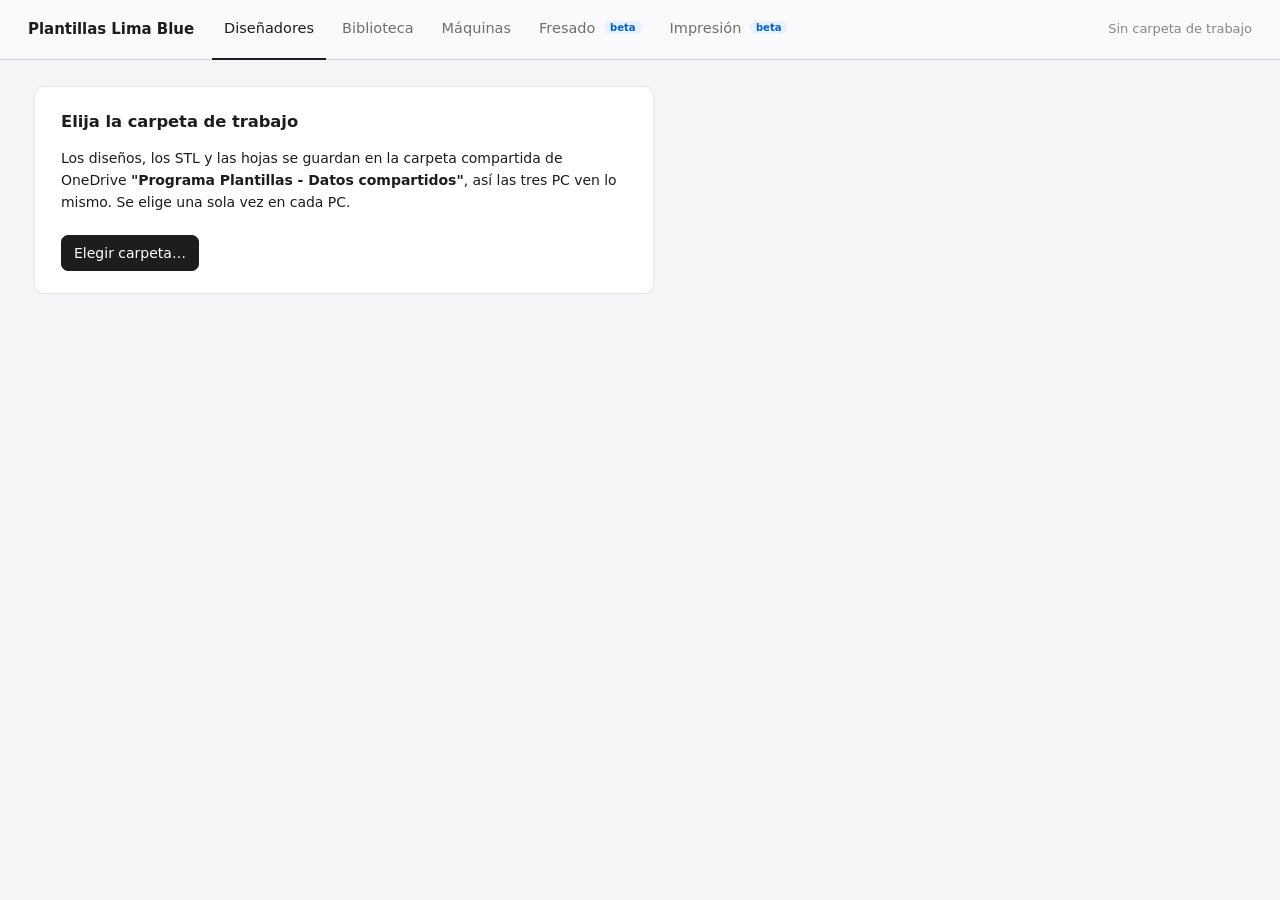
<file: app/index.html>
<!doctype html>
<html lang="es">
<head>
<meta charset="utf-8">
<meta name="viewport" content="width=device-width, initial-scale=1">
<!-- ícono de la pestaña (auditoría 2026-11-19: sin él la consola mostraba un error 404) -->
<link rel="icon" href="data:image/svg+xml,%3Csvg xmlns=%22http://www.w3.org/2000/svg%22 viewBox=%220 0 32 32%22%3E%3Crect width=%2232%22 height=%2232%22 rx=%228%22 fill=%22%231838d9%22/%3E%3Cpath d=%22M12 6c-4 0-6 4-6 10s2 10 6 10c2 0 3-2 3-5V11c0-3-1-5-3-5zm8 0c4 0 6 4 6 10s-2 10-6 10c-2 0-3-2-3-5V11c0-3 1-5 3-5z%22 fill=%22white%22/%3E%3C/svg%3E">
<title>Plantillas Lima Blue</title>
<style>
  :root {
    --tinta: #1c2430; --suave: #5d6878; --linea: #d7dde5; --fondo: #eef1f5; --panel: #ffffff;
    --acento: #1d5fbf; --acento-2: #174d9c; --aviso: #fff6dc; --aviso-borde: #e6c25a; --mal: #b3261e; --ok: #17753c;
  }
  * { box-sizing: border-box; }
  html, body { height: 100%; margin: 0; }
  body { font: 14px/1.45 system-ui, "Segoe UI", sans-serif; color: var(--tinta); background: var(--fondo); }
  header { height: 52px; display: flex; align-items: center; gap: 14px; padding: 0 18px; background: var(--panel); border-bottom: 1px solid var(--linea); }
  header h1 { font-size: 16px; margin: 0; font-weight: 650; }
  header .version { color: var(--suave); font-size: 13px; }
  header .estado { margin-left: auto; color: var(--suave); font-size: 13px; }
  main { display: grid; grid-template-columns: 340px 1fr; height: calc(100% - 52px); }
  aside { background: var(--panel); border-right: 1px solid var(--linea); overflow-y: auto; padding: 14px 16px 24px; }
  section { padding: 10px 0 14px; border-bottom: 1px solid var(--linea); }
  section:last-child { border-bottom: 0; }
  h2 { font-size: 12px; letter-spacing: .04em; text-transform: uppercase; color: var(--suave); margin: 4px 0 10px; font-weight: 650; }
  .fila { display: grid; grid-template-columns: 1fr 128px; align-items: center; gap: 8px; margin: 7px 0; }
  .fila label { color: var(--tinta); }
  .campo { display: flex; align-items: center; gap: 6px; }
  .campo input[type=number] { width: 100%; }
  .unidad { color: var(--suave); font-size: 12px; width: 22px; }
  /* candado por pie (como LutraCAD): cerrado = mismo valor en los dos pies; abierto = izq y der */
  .fila.por-pie { grid-template-columns: 1fr 128px 28px; }
  .fila.por-pie.separado { grid-template-columns: 1fr 156px 28px; }
  .candado { width: 28px; height: 28px; padding: 0; font-size: 14px; line-height: 1; }
  .fila.separado .candado { background: #fff3d6; border-color: #e6c25a; }
  /* ---- pantalla de inicio ---- */
  .inicio { position: fixed; inset: 0; z-index: 50; background: linear-gradient(160deg, #13284a 0%, #1b2f6b 55%, #0e5a6b 100%); color: #e8eef7; overflow: auto; }
  .inicio[hidden] { display: none; }
  .inicio-barra { display: flex; align-items: center; gap: 18px; height: 60px; padding: 0 28px; background: rgba(5, 12, 30, .55); border-bottom: 1px solid rgba(255,255,255,.08); }
  .inicio-barra .marca { font-size: 16px; }
  .inicio-nav { display: flex; gap: 4px; }
  .inicio-nav button { background: transparent; border: 0; color: #c9d6ea; height: 34px; font-size: 15px; border-radius: 0; border-bottom: 2px solid transparent; }
  .inicio-nav button.activo { color: #fff; border-bottom-color: #39e07a; }
  .inicio-carpeta { margin-left: auto; color: #9fb2cf; font-size: 13px; }
  .inicio-cuerpo { padding: 26px 34px 40px; max-width: 1500px; }
  .inicio-titulo { display: flex; align-items: center; gap: 14px; margin-bottom: 18px; }
  .inicio-titulo h2 { color: #39e07a; font-size: 26px; letter-spacing: .02em; text-transform: uppercase; margin: 0; }
  .inicio-titulo input { margin-left: auto; width: 260px; background: rgba(255,255,255,.08); border-color: rgba(255,255,255,.18); color: #fff; }
  .inicio button.volver { background: transparent; color: #c9d6ea; border-color: rgba(255,255,255,.2); }
  .tarjetas { display: grid; grid-template-columns: repeat(auto-fill, minmax(260px, 1fr)); gap: 18px; }
  .tarjeta { background: rgba(10, 20, 45, .72); border: 1px solid rgba(255,255,255,.08); border-radius: 6px; padding: 0 0 18px; display: grid; gap: 10px; }
  .tarjeta > * { margin: 0 20px; }
  .tarjeta-cab { margin: 0; padding: 8px 20px; background: rgba(0,0,0,.25); color: #39e07a; font-weight: 600; font-size: 13px; }
  .tarjeta-nombre { font-size: 18px; padding: 6px 0; border-bottom: 1px solid rgba(255,255,255,.1); }
  .tarjeta-dato { color: #9fb2cf; font-size: 13px; }
  .tarjeta.nueva { border-style: dashed; padding-top: 18px; }
  .tarjeta input { background: rgba(255,255,255,.08); border-color: rgba(255,255,255,.2); color: #fff; }
  .inicio button.abrir { background: transparent; color: #fff; border: 2px solid #2ad1a0; border-radius: 22px; height: 38px; font-weight: 600; box-shadow: 0 0 10px rgba(42,209,160,.35); }
  .inicio button.abrir:hover { background: rgba(42,209,160,.15); }
  .nuevo-proyecto { display: flex; gap: 8px; margin-bottom: 14px; max-width: 720px; }
  .nuevo-proyecto #crearDesdeCarpeta { background: transparent; color: #fff; border-color: rgba(255,255,255,.35); white-space: nowrap; }
  .nuevo-proyecto #crearDesdeCarpeta:hover { background: rgba(255,255,255,.1); }
  .nuevo-proyecto input { flex: 1; background: rgba(255,255,255,.08); border-color: rgba(255,255,255,.2); color: #fff; }
  table.proyectos { width: 100%; border-collapse: collapse; background: rgba(10, 20, 45, .6); border-radius: 6px; overflow: hidden; }
  table.proyectos th { text-align: left; font-size: 12px; color: #9fb2cf; font-weight: 600; padding: 10px 14px; background: rgba(0,0,0,.25); }
  table.proyectos td { padding: 9px 14px; border-top: 1px solid rgba(255,255,255,.06); font-size: 14px; }
  table.proyectos tr[hidden] { display: none; }
  table.proyectos td button { height: 30px; background: transparent; color: #fff; border-color: rgba(255,255,255,.3); }
  table.proyectos td.acciones-proyecto { white-space: nowrap; text-align: right; }
  table.proyectos td.acciones-proyecto button + button { margin-left: 6px; }
  table.proyectos td button.peligro { color: #ff9a8f; border-color: rgba(255,120,110,.45); }
  table.proyectos .vacio { color: #9fb2cf; text-align: center; padding: 24px; }
  .estado { display: inline-block; padding: 2px 10px; border-radius: 10px; background: #2b5fb8; color: #fff; font-size: 12px; font-weight: 600; }
  .estado.ok { background: #1f8a4c; }
  .inicio-aviso { max-width: 620px; background: rgba(10, 20, 45, .72); border: 1px solid rgba(255,255,255,.1); border-radius: 8px; padding: 22px 26px; line-height: 1.55; }
  .inicio-aviso h3 { margin: 0 0 8px; color: #39e07a; }
  .inicio-aviso button { margin: 8px 8px 0 0; }
  /* biblioteca */
  .bib-nota { color: #9fb2cf; font-size: 13px; margin: -6px 0 14px; }
  .aviso-carpeta { display: block; margin-top: 8px; color: #ffcf7a; }
  .bib-cat { color: #c9d6ea; font-size: 14px; text-transform: uppercase; letter-spacing: .05em; margin: 22px 0 10px; }
  .bib-calzados { text-transform: none; letter-spacing: 0; color: #9fb2cf; font-weight: 400; }
  .bib-seccion { color: #e8eef7; font-size: 18px; margin: 34px 0 10px; padding-top: 18px; border-top: 1px solid #2b3d5c; }
  .tarjetas.bib { grid-template-columns: repeat(auto-fill, minmax(200px, 1fr)); }
  .tarjeta.elem { position: relative; padding-top: 14px; }
  .tarjeta.elem canvas { justify-self: center; background: #e9edf2; border-radius: 6px; margin: 0; }
  .tarjeta.elem .tarjeta-nombre { font-size: 15px; }
  .estrella { position: absolute; top: 8px; right: 8px; margin: 0 !important; width: 32px; height: 32px; padding: 0; border-radius: 50%; background: rgba(0,0,0,.35); border: 0; color: #6f7f99; font-size: 17px; }
  .estrella.si { color: #ffd23f; }
  .elem-botones { display: flex; gap: 6px; flex-wrap: wrap; }
  .elem-botones button, .editor-elem button { height: 30px; background: transparent; color: #fff; border-color: rgba(255,255,255,.3); font-size: 13px; }
  .inicio button.peligro { color: #ff9a8f; border-color: rgba(255,120,110,.45); }
  /* el editor de un elemento va en una ventana aparte, sobre la biblioteca (Ernesto, 2026-11-14) */
  #editorElemento { position: fixed; inset: 0; z-index: 60; background: rgba(4, 10, 24, .8); display: grid; place-items: center; padding: 20px; overflow: auto; }
  #editorElemento:empty { display: none; }
  .editor-elem { background: #0d1a36; border: 1px solid rgba(57,224,122,.35); border-radius: 10px; padding: 18px 22px; width: min(960px, 100%); max-height: calc(100vh - 40px); overflow: auto; box-shadow: 0 18px 50px rgba(0,0,0,.5); }
  /* pantalla completa: campos | 3D | caja 2D */
  #editorElemento:has(.completo) { padding: 0; }
  .editor-elem.completo { width: 100vw; height: 100vh; max-height: none; border-radius: 0; border: 0; display: grid; grid-template-rows: auto 1fr; gap: 12px; padding: 14px 20px; overflow: hidden; }
  .editor-cab { display: flex; justify-content: space-between; align-items: flex-start; gap: 16px; }
  .editor-cab h3 { margin: 0 0 4px; }
  .editor-cab .bib-nota { margin: 0; }
  .editor-cab .editor-botones { margin-top: 0; flex-shrink: 0; }
  .editor-elem.completo .editor-grid { grid-template-columns: minmax(280px, 340px) 1fr 320px; min-height: 0; }
  .editor-elem.completo .editor-campos { overflow: auto; padding-right: 6px; align-content: start; }
  .editor-3d { position: relative; min-height: 0; border-radius: 8px; overflow: hidden; background: linear-gradient(160deg, #e9eef4, #cfd8e3); }
  .editor-3d canvas { width: 100%; height: 100%; display: block; touch-action: none; }
  .editor-3d canvas.ed-3d-capa { position: absolute; inset: 0; pointer-events: none; }
  .editor-3d canvas.ed-cubo { position: absolute; top: 10px; right: 10px; width: 120px; height: 120px; cursor: grab; touch-action: none; }
  .ed-vistas { position: absolute; top: 10px; left: 10px; display: flex; gap: 2px; background: rgba(13,26,54,.85); border-radius: 7px; padding: 3px; }
  .editor-elem .ed-vistas button { border: 0; height: 28px; font-size: 12px; padding: 0 9px; }
  .ed-ayuda-3d { position: absolute; bottom: 8px; left: 10px; font-size: 12px; color: #33415a; background: rgba(255,255,255,.75); padding: 3px 8px; border-radius: 5px; }
  .editor-elem.completo .editor-vista { overflow: auto; }
  .ed-caja-herr { display: flex; gap: 2px; background: rgba(255,255,255,.08); border-radius: 7px; padding: 2px; }
  .ed-caja-herr[hidden] { display: none; }
  .editor-elem .ed-caja-herr button { border: 0; height: 28px; font-size: 12px; padding: 0 8px; }
  .editor-elem .ed-caja-herr button.activo { background: #12b33c; }
  .editor-elem h3 { margin: 0 0 12px; color: #39e07a; }
  .editor-grid { display: grid; grid-template-columns: 1fr 270px; gap: 22px; }
  .editor-campos { display: grid; gap: 8px; }
  .editor-campos label { display: grid; grid-template-columns: 1fr 140px; align-items: center; gap: 10px; font-size: 13px; color: #c9d6ea; }
  .editor-campos input, .editor-campos select { background: rgba(255,255,255,.08); border-color: rgba(255,255,255,.2); color: #fff; }
  .editor-campos select option { color: #1c2430; }
  .editor-vista { display: grid; justify-items: center; gap: 6px; font-size: 12px; color: #9fb2cf; align-content: start; }
  .editor-vista canvas { background: #e9edf2; border-radius: 6px; touch-action: none; max-width: 100%; }
  .editor-vista > span { text-align: center; max-width: 260px; line-height: 1.35; }
  .ed-caja-botones { display: flex; gap: 6px; flex-wrap: wrap; justify-content: center; }
  .ed-caja-botones button { height: 30px; background: transparent; color: #fff; border-color: rgba(255,255,255,.3); font-size: 12px; }
  .ed-caja-botones button.activo { background: #12b33c; border-color: #12b33c; }
  .ed-caja-botones button[hidden] { display: none; }
  .editor-botones { display: flex; gap: 8px; justify-content: flex-end; margin-top: 14px; }
  .inicio .editor-botones button.primario { background: var(--acento); border-color: var(--acento); }
  .bases { display: flex; flex-wrap: wrap; gap: 10px; margin-bottom: 12px; }
  .editor-elem .bases button { height: auto; display: grid; justify-items: center; gap: 6px; padding: 8px; }
  .bases canvas { background: #e9edf2; border-radius: 5px; }
  .ir-inicio { height: 32px; padding: 0 12px; font-weight: 600; }
  .proyecto-actual { font-size: 13px; color: var(--acento-2); background: #eaf2ff; border-radius: 6px; padding: 3px 10px; }
  .proyecto-actual.sin-proyecto { color: #8a5a00; background: #fff6dc; }
  .fila.ancha { grid-template-columns: 110px 1fr; }
  .fila.ancha select { width: 100%; }
  .nota-largo { margin: 0; font-size: 12px; }
  .nota-largo[hidden] { display: none; }
  /* secciones desplegables: clic en el título */
  .plegar { all: unset; box-sizing: border-box; display: flex; align-items: center; gap: 6px; width: 100%; cursor: pointer; padding: 2px 0; }
  .plegar:focus-visible { outline: 2px solid #9cbdf0; border-radius: 4px; }
  .plegar:hover .texto { color: var(--tinta); }
  .plegar .flecha { display: inline-block; width: 10px; transition: transform .15s; }
  section:not(.cerrada) > h2 .flecha { transform: rotate(90deg); }
  .plegar .resumen { margin-left: auto; text-transform: none; letter-spacing: 0; font-weight: 400; font-size: 12px; max-width: 62%; overflow: hidden; text-overflow: ellipsis; white-space: nowrap; }
  section:not(.cerrada) > h2 .resumen { display: none; }
  section.cerrada { padding-bottom: 8px; }
  section.cerrada > h2 { margin-bottom: 4px; }
  section.cerrada > :not(h2) { display: none !important; }
  .izqder { display: none; color: var(--suave); font-size: 11px; }
  .fila.separado .izqder { display: inline; }
  input[type=text], input[type=number], select {
    height: 32px; border: 1px solid var(--linea); border-radius: 6px; padding: 0 8px; font: inherit; color: var(--tinta); background: #fff; min-width: 0;
  }
  input:disabled { background: #f3f5f8; color: var(--suave); }
  input:focus, select:focus { outline: 2px solid #9cbdf0; outline-offset: 0; border-color: var(--acento); }
  .ancho-total { grid-column: 1 / -1; width: 100%; }
  .auto { grid-column: 1 / -1; display: flex; align-items: center; gap: 6px; color: var(--suave); font-size: 13px; margin-top: -3px; }
  .elemento { border: 1px solid var(--linea); border-left: 3px solid #339aad; border-radius: 6px; padding: 8px 10px; margin-top: 8px; }
  .elemento .cab { display: flex; align-items: center; gap: 8px; font-weight: 600; }
  .elemento .cab span { flex: 1; }
  .elemento .quitar { height: 26px; width: 26px; padding: 0; border: 0; color: var(--suave); font-size: 18px; line-height: 1; }
  .elemento .quitar:hover { color: var(--mal); background: #fbecea; }
  .elemento .alturas { display: grid; grid-template-columns: auto 1fr auto 1fr auto; align-items: center; gap: 6px; margin-top: 6px; font-size: 13px; color: var(--suave); }
  .elemento .alturas input { width: 100%; height: 30px; }
  #listaElementos:empty::after { content: 'Sin elementos.'; display: block; color: var(--suave); font-size: 13px; margin-top: 8px; }
  table.medidas { width: 100%; border-collapse: collapse; font-variant-numeric: tabular-nums; }
  table.medidas td { padding: 3px 0; border-bottom: 1px dashed #e7ebf0; }
  table.medidas td:last-child { text-align: right; }
  .avisos { margin: 0; padding: 0; list-style: none; }
  .avisos li { background: var(--aviso); border: 1px solid var(--aviso-borde); border-radius: 6px; padding: 6px 9px; margin: 6px 0; font-size: 13px; }
  .sinavisos { color: var(--ok); font-size: 13px; }
  .botones { display: grid; gap: 8px; }
  button { height: 36px; border-radius: 6px; border: 1px solid var(--linea); background: #fff; color: var(--tinta); font: inherit; cursor: pointer; padding: 0 12px; }
  button:hover { border-color: #b8c2cf; }
  button.primario { background: var(--acento); border-color: var(--acento); color: #fff; font-weight: 600; }
  button.primario:hover { background: var(--acento-2); }
  .mensaje { font-size: 13px; margin-top: 8px; min-height: 18px; word-break: break-word; }
  .mensaje.ok { color: var(--ok); } .mensaje.mal { color: var(--mal); }
  .visor { position: relative; background: radial-gradient(ellipse at 50% 35%, #fbfcfd 0%, #e6eaef 70%, #dde2e8 100%); min-height: 300px; }
  .visor canvas { position: absolute; inset: 0; width: 100%; height: 100%; display: block; touch-action: none; cursor: grab; }
  .visor canvas:active { cursor: grabbing; }
  .barra { position: absolute; top: 12px; right: 12px; display: flex; gap: 4px; background: rgba(255,255,255,.92); border: 1px solid var(--linea); border-radius: 8px; padding: 4px; }
  .barra button { height: 30px; border: 0; background: transparent; padding: 0 10px; border-radius: 5px; }
  .barra button:hover, .barra button.activo { background: #e9eff8; color: var(--acento-2); }
  .barra .sep { width: 1px; background: var(--linea); margin: 4px 2px; }
  .barra button[data-ver-pie]:not(.activo), .barra #verMuestraBarra:not(.activo), .barra #verEscaneoBarra:not(.activo) { color: #9aa3af; text-decoration: line-through; }
  .visor canvas.cubo-vistas { position: absolute; inset: auto; top: 56px; right: 12px; left: auto; bottom: auto; width: 120px; height: 120px; cursor: grab; touch-action: none; z-index: 3; }
  #capa { position: absolute; inset: 0; width: 100%; height: 100%; pointer-events: none; }
  /* la muestra se mezcla multiplicando: el papel blanco no tapa la plantilla, solo se ve el trazo */
  #lienzoMuestra { position: absolute; inset: 0; width: 100%; height: 100%; pointer-events: none; mix-blend-mode: multiply; }
  #filaContacto[hidden], #datosMuestra[hidden], #estadoContorno[hidden], #filaListaMuestras[hidden], #avisoMuestra[hidden] { display: none; }
  .aviso-muestra { margin: 8px 0 0; padding: 6px 8px; background: #fff6dc; border: 1px solid #e6c25a; border-radius: 6px; font-size: 12.5px; }
  .nota-contorno { margin-top: 10px; padding: 8px 10px; border-left: 3px solid var(--acento); background: #eef3fb; border-radius: 6px; font-size: 13px; }
  .visor.midiendo canvas#lienzo { cursor: crosshair; }
  .herramientas { position: absolute; top: 12px; left: 12px; display: flex; gap: 4px; background: rgba(255,255,255,.92); border: 1px solid var(--linea); border-radius: 8px; padding: 4px; }
  .herramientas button { height: 30px; border: 0; background: transparent; padding: 0 10px; border-radius: 5px; }
  .herramientas button:hover, .herramientas button.activo { background: #e9eff8; color: var(--acento-2); }
  .leyenda { position: absolute; left: 12px; top: 56px; background: rgba(255,255,255,.92); border: 1px solid var(--linea); border-radius: 8px; padding: 8px 10px; font-size: 12px; display: grid; grid-template-columns: 14px auto; gap: 0 8px; }
  .leyenda[hidden] { display: none; }
  .leyenda .escala { grid-row: 1 / span 6; width: 14px; border-radius: 3px; }
  .leyenda span { line-height: 22px; font-variant-numeric: tabular-nums; }
  .ayuda { position: absolute; left: 14px; bottom: 12px; color: var(--suave); font-size: 12px; background: rgba(255,255,255,.75); padding: 3px 8px; border-radius: 5px; }
  .error { position: absolute; inset: 40px; color: var(--mal); }
  .historial { display: flex; gap: 4px; }
  .historial button { height: 30px; font-size: 13px; padding: 0 10px; }
  button:disabled { opacity: .45; cursor: default; }
  .recuperar { background: #eaf2ff; border: 1px solid #b7cff3; border-radius: 8px; padding: 8px 10px; margin: 6px 0; font-size: 13px; }
  .recuperar[hidden], .orden[hidden] { display: none; }
  .orden { background: #fff8f0; border: 1px solid #f0c99a; border-left: 3px solid #e08a2e; border-radius: 8px; padding: 8px 10px; margin: 6px 0; font-size: 13px; }
  header a { color: var(--acento-2); font-size: 13px; text-decoration: none; } header a:hover { text-decoration: underline; }
  .recuperar div { margin-top: 6px; display: flex; gap: 6px; }
  .recuperar button { height: 30px; }
  .modulos { display: grid; grid-template-columns: repeat(3, 1fr); gap: 2px; background: #e9edf2; border-radius: 8px; padding: 3px; margin-bottom: 6px; }
  .modulos button { height: 32px; border: 0; background: transparent; border-radius: 6px; font-weight: 600; color: var(--suave); padding: 0 6px; }
  .modulos button.activo { background: #fff; color: var(--acento-2); box-shadow: 0 1px 2px rgba(0,0,0,.08); }
  .nota-modulo { margin: 4px 0 2px; color: var(--suave); font-size: 12.5px; }
  [data-en][hidden] { display: none; }
  .elemento.activo { border-color: #299e57; border-left-color: #299e57; background: #effaf2; }
  .elemento .posicion { display: grid; grid-template-columns: 1fr 64px 64px; gap: 4px 6px; align-items: center; margin-top: 6px; font-size: 12.5px; color: var(--suave); }
  .elemento .posicion input { height: 28px; width: 100%; }
  .elemento .posicion .cab-pie { text-align: center; font-size: 11.5px; }
  .elemento .centrar { height: 24px; font-size: 12px; padding: 0 8px; margin-top: 6px; color: var(--suave); }
  .juntos { margin-top: 8px; }
  .combos { display: grid; grid-template-columns: 1fr auto auto 32px; gap: 4px; margin-top: 8px; }
  .combos button { height: 32px; padding: 0 8px; font-size: 13px; }
  .visor.moviendo canvas#lienzo { cursor: move; }
  .visor.soltando::after { content: 'Suelte aquí la carpeta del paciente, el escaneo (STL), la muestra (PDF o PNG) o la receta (JSON)'; position: absolute; inset: 10px; border: 2px dashed var(--acento); border-radius: 12px; background: rgba(29,95,191,.08); display: flex; align-items: center; justify-content: center; font-size: 16px; font-weight: 600; color: var(--acento-2); pointer-events: none; }
  .panel-corte { position: absolute; left: 12px; right: 12px; bottom: 40px; height: 230px; background: rgba(255,255,255,.96); border: 1px solid var(--linea); border-radius: 10px; box-shadow: 0 4px 14px rgba(20,30,50,.08); }
  .panel-corte[hidden] { display: none; }
  .panel-corte canvas { width: 100%; height: 100%; display: block; }
  .panel-corte button { position: absolute; top: 6px; right: 6px; height: 26px; width: 26px; padding: 0; border: 0; background: transparent; font-size: 18px; color: var(--suave); }
  .visor.cortando canvas#lienzo, .visor.editando-corte canvas#lienzo { cursor: crosshair; }
  /* panel de "Editar línea de corte" (como el panel Acción de LutraCAD) */
  .accion-corte { position: absolute; right: 12px; top: 186px; width: 270px; background: rgba(255,255,255,.97); border: 1px solid var(--linea); border-radius: 10px; padding: 10px 12px; box-shadow: 0 4px 14px rgba(20,30,50,.1); font-size: 13px; z-index: 4; }
  .accion-corte[hidden] { display: none; }
  .accion-corte p { margin: 6px 0; color: var(--suave); line-height: 1.4; }
  .modos-corte { display: grid; grid-template-columns: 1fr 1fr 1fr; gap: 2px; background: #e9edf2; border-radius: 7px; padding: 2px; margin-top: 8px; }
  .modos-corte button { height: 28px; border: 0; background: transparent; font-size: 12px; white-space: nowrap; padding: 0 2px; }
  .modos-corte button.activo { background: #fff; color: var(--acento-2); font-weight: 600; box-shadow: 0 1px 2px rgba(0,0,0,.08); }
  .modos-corte.herramientas-caja { grid-template-columns: repeat(5, auto); }
  .modos-corte.herramientas-caja button { font-size: 12px; padding: 0 4px; }
  .modos-corte[hidden] { display: none; }
  .accion-corte label { display: flex; align-items: center; gap: 6px; color: var(--tinta); }
  .accion-corte label input { width: 64px; height: 28px; }
  .accion-corte label[hidden] { display: none; }
  .pe-pie { color: var(--suave); font-size: 12px; }
  #panelElemento > label { margin-top: 8px; }
  .pe-modos { grid-template-columns: repeat(4, 1fr); }
  .po-modos { grid-template-columns: 1fr 1fr; }
  #panelObjeto { border-top: 3px solid #3d8bd9; }
  #panelObjeto .pp-cab { display: flex; align-items: center; justify-content: space-between; }
  #panelObjeto .pp-cab button { border: 0; background: none; font-size: 18px; line-height: 1; cursor: pointer; color: #5d6878; padding: 0 2px; height: auto; }
  #panelObjeto .pp-nota { color: #5d6878; font-size: 12px; margin: 6px 0 0; }
  .pe-modos button { font-size: 12px; padding: 0 4px; }
  .pe-numeros { display: grid; grid-template-columns: repeat(3, 1fr); gap: 6px; margin-top: 8px; }
  .pe-numeros label { display: grid; gap: 2px; font-size: 12px; color: var(--suave); }
  .pe-numeros input { width: 100% !important; }
  .pe-botones { display: grid; grid-template-columns: 1fr 1fr; gap: 6px; margin-top: 10px; }
  .pe-botones button { height: 30px; font-size: 12.5px; padding: 0 6px; }
  .pe-botones #peBiblioteca { grid-column: 1 / -1; }
  .pe-caja-boton { width: 100%; height: 30px; margin-top: 8px; font-size: 12.5px; }
  .pe-caja-boton.activo { background: var(--acento-claro); border-color: var(--acento); color: var(--acento-2); font-weight: 600; }
  .pe-caja-boton[hidden] { display: none; }
  #peCajaHerr .pe-caja-nota { margin: 6px 0 0; font-size: 12px; }
  #peCajaHerr .pe-caja-listo { grid-column: 1 / -1; }
  #panelElemento.con-caja .pe-modos, #panelElemento.con-caja .pe-numeros, #panelElemento.con-caja > .pe-botones { display: none; }
  #panelPlantilla .pp-cab { display: flex; align-items: center; justify-content: space-between; }
  #panelPlantilla .pp-cab button { border: 0; background: none; font-size: 18px; line-height: 1; cursor: pointer; color: #5d6878; padding: 0 2px; }
  #panelPlantilla .pp-nota { color: #5d6878; font-size: 12px; margin: 4px 0 0; }
  #panelPlantilla .pe-botones button.ancho { grid-column: 1 / -1; }
  .mas-ajustes { margin: 6px 0 2px; }
  .mas-ajustes > summary { cursor: pointer; color: #1d5fbf; font-size: 12.5px; padding: 4px 0; }
  .botones-corte { display: grid; grid-template-columns: auto 1fr 1fr; gap: 6px; margin-top: 10px; }
  .botones-corte button { height: 32px; padding: 0 8px; }
  .elemento details.ajustes { margin-top: 6px; }
  .elemento details.ajustes summary { cursor: pointer; font-size: 12.5px; color: var(--acento-2); }
  .elemento .posicion label { font-size: 12px; }
  /* si el visor es angosto, las herramientas bajan una fila para no pisar las vistas */
  @media (max-width: 1240px) { .herramientas { top: 54px; } .leyenda { top: 98px; } }
  @media (max-width: 820px) { main { grid-template-columns: 1fr; height: auto; } .visor { height: 60vh; } }
</style>
<!-- estética (2026-11-16): quitar esta línea vuelve al aspecto anterior -->
<link rel="stylesheet" href="estilo.css">
<!-- tema "Blanco grafito" (2026-11-23, propuesta D). El azul de antes está en marca.css: para volver a él, cambiar
     tema.css por marca.css en esta línea -->
<link rel="stylesheet" href="tema.css">
</head>
<body>
<!-- Pantalla de inicio (como la de LutraCAD): diseñadores, sus proyectos y la biblioteca -->
<div id="inicio" class="inicio" hidden>
  <div class="inicio-barra">
    <b class="marca">Plantillas Lima Blue</b>
    <nav class="inicio-nav">
      <button data-inicio-vista="disenadores" class="activo">Diseñadores</button>
      <button data-inicio-vista="biblioteca">Biblioteca</button>
      <button data-inicio-vista="maquinas">Máquinas</button>
      <button data-inicio-vista="fresado">Fresado <span class="etq-beta">beta</span></button>
      <button data-inicio-vista="impresion">Impresión <span class="etq-beta">beta</span></button>
    </nav>
    <span id="inicioCarpeta" class="inicio-carpeta"></span>
    <button id="inicioVolver" class="primario" hidden>Volver al diseño</button>
  </div>
  <div id="inicioCuerpo" class="inicio-cuerpo"></div>
</div>
<header>
  <button id="irInicio" class="ir-inicio" title="Diseñadores y proyectos">⌂ Inicio</button>
  <h1>Plantillas Lima Blue</h1>
  <span id="proyectoActual" class="proyecto-actual sin-proyecto">Sin proyecto (no se guarda)</span>
  <a href="orden.html" target="_blank" rel="noopener" id="irIndicacion" title="Armar la indicación con clics y generar el PDF que el programa lee">Indicación del doctor <span class="etq-beta">beta</span></a>
  <span class="estado" id="estado">Cargando…</span>
  <span class="historial">
    <button id="deshacer" title="Deshacer (Ctrl+Z)" disabled>↶ Deshacer</button>
    <button id="rehacer" title="Rehacer (Ctrl+Y)" disabled>↷ Rehacer</button>
  </span>
</header>
<main>
  <aside>
    <nav class="modulos" role="tablist" aria-label="Módulos">
      <button role="tab" data-modulo="base" class="activo">1. Base</button>
      <button role="tab" data-modulo="diseno">2. Diseño</button>
      <button role="tab" data-modulo="produccion" id="tabProduccion">3. EVA</button>
      <button role="tab" data-modulo="exportar">4. Exportar</button>
    </nav>
    <p class="nota-modulo" id="notaModulo"></p>
    <div class="orden" id="orden" hidden></div>
    <div class="recuperar" id="recuperar" hidden>
      <span id="recuperarTexto"></span>
      <div><button class="primario" id="recuperarSi">Recuperar</button> <button id="recuperarNo">Descartar</button></div>
    </div>
    <section data-en="base">
      <h2>Paciente</h2>
      <button id="abrirCarpeta" class="ancho-total primario" title="La carpeta del paciente en Baro: carga el escaneo y las muestras (también se puede arrastrar la carpeta sobre el 3D)">Abrir carpeta del paciente…</button>
      <input type="file" id="archivoCarpeta" webkitdirectory multiple hidden>
      <!-- proyecto abierto después de recargar: el navegador pide permiso para volver a leer la carpeta (2026-11-19) -->
      <button id="reabrirCarpeta" class="ancho-total" style="margin-top:8px" hidden></button>
      <input type="text" id="paciente" class="ancho-total" placeholder="Nombre del paciente" style="margin-top:8px">
    </section>
    <section data-en="base">
      <!-- 2026-11-21 (Ernesto): escaneo y muestra en un mismo módulo -->
      <h2>Escaneo y muestra</h2>
      <h3 class="subtitulo">Escaneo del pie (3D)</h3>
      <div class="botones">
        <button id="abrirEscaneo">Abrir escaneo (STL)…</button>
        <input type="file" id="archivoEscaneo" accept=".stl" multiple hidden>
      </div>
      <label class="auto" style="margin-top:8px"><input type="checkbox" id="verEscaneo" checked> Mostrar sobre la plantilla</label>
      <!-- 2026-11-19 (Ernesto): solo abrir el escaneo; sin las medidas del pie ni "Usar las medidas del escaneo" -->
      <table class="medidas"><tbody id="medidasEscaneo"></tbody></table>
      <h3 class="subtitulo separado">Muestra 2D</h3>
      <div class="botones">
        <button id="abrirMuestra">Abrir muestra (PDF o PNG)…</button>
        <input type="file" id="archivoMuestra" accept=".png,image/png,.pdf,application/pdf" hidden>
      </div>
      <div id="datosMuestra" hidden>
        <div id="filaListaMuestras" class="posicion" style="grid-template-columns: 70px 1fr; margin-top:8px" hidden>
          <label for="listaMuestras">Muestra</label><select id="listaMuestras"></select>
        </div>
        <p id="avisoMuestra" class="aviso-muestra" hidden>Trazo muy cortado o a lápiz: revise en la vista Arriba que la línea roja siga la muestra antes de usar su forma.</p>
        <label class="auto" style="margin-top:8px"><input type="checkbox" id="verMuestra" checked> Mostrar debajo (vista Arriba)</label>
        <label class="auto"><input type="checkbox" id="muestraEspejo" checked> También en el otro pie (espejo)</label>
        <table class="medidas"><tbody id="medidasMuestra"></tbody></table>
        <div class="posicion" style="grid-template-columns: 1fr 110px">
          <label for="muestraLado">Pie de la muestra</label>
          <select id="muestraLado"><option value="izq">Izquierdo</option><option value="der">Derecho</option></select>
          <label for="muestraBorde">Borde</label>
          <select id="muestraBorde" title="Prolijo quita los defectos del trazo (doble línea, bultos, entradas) sin cambiar la forma">
            <option value="fiel">Fiel al trazo</option><option value="prolijo" selected>Prolijo</option><option value="muy">Muy prolijo</option>
          </select>
        </div>
        <button id="contornoMuestra" class="ancho-total primario" style="margin-top:8px">Plantilla con la forma de la muestra</button>
        <!-- 2026-11-19 (Ernesto): en vez de los campos de correr y girar, se mueve con el ratón en el 3D (como Girar de
             LutraCAD); los valores quedan guardados en estos campos ocultos -->
        <input type="hidden" id="muestraX" value="0"><input type="hidden" id="muestraY" value="0"><input type="hidden" id="muestraGiro" value="0">
        <button id="moverMuestra" class="ancho-total" style="margin-top:8px" title="Correr o girar el dibujo de la muestra con el ratón en la vista Arriba (no cambia la plantilla)">Mover o girar la muestra…</button>
        <button id="aplicarMuestra" class="ancho-total" style="margin-top:8px">Usar solo largo y ancho de la muestra</button>
      </div>
      <div id="estadoContorno" class="nota-contorno" hidden>
        Forma de la plantilla: contorno de <b id="nombreContorno"></b>.
        <button id="quitarContorno" class="ancho-total" style="margin-top:6px">Volver a la forma de la horma</button>
      </div>
    </section>
    <section data-en="base">
      <h2>Plantilla</h2>
      <div class="fila ancha"><label for="medidaDesde">Medida desde</label><select id="medidaDesde" title="Guía de tallas: el largo sale del cuadro según la talla. Muestra o escaneo: el largo sale del pie o de la muestra.">
        <option value="guia">Guía de tallas</option><option value="muestra">Muestra o escaneo</option></select></div>
      <div class="fila ancha"><label for="producto">Método de producción</label><select id="producto" title="Como LutraCAD: el módulo 3 es EVA (fresado) o Imprimir (impresión 3D)."></select></div>
      <!-- tipo de diseño con botones, como LutraCAD: un clic elige (Ernesto, 2026-11-16); el desplegable queda oculto -->
      <div class="fila tipo-diseno"><span class="etiqueta" id="etTipoDiseno">Tipo de diseño</span>
        <div class="botones-tipo" role="radiogroup" aria-labelledby="etTipoDiseno" id="botonesTipo"></div>
        <select id="tipoDiseno" hidden aria-hidden="true" tabindex="-1"></select></div>
      <div class="fila ancha"><label for="horma">Horma</label><select id="horma" title="Forma de la plantilla según el calzado. Una horma delgada o estándar pone ese tipo de diseño."></select></div>
      <!-- 2026-11-21 (Ernesto): sin la fila "Cuadro de tallas"; el cuadro (Hombre, Dama, EU) se elige arriba de la lista de tallas -->
      <div class="fila ancha"><span class="etiqueta" id="etTalla">Talla</span>
        <select id="talla" hidden aria-hidden="true" tabindex="-1"></select>
        <select id="cuadro" hidden aria-hidden="true" tabindex="-1"></select>
        <div class="sel-talla" id="selTalla">
          <button type="button" class="st-boton" aria-haspopup="listbox" aria-expanded="false" aria-labelledby="etTalla"><span class="st-actual"></span><span class="st-flecha" aria-hidden="true">▾</span></button>
          <ul class="st-lista" role="listbox" aria-labelledby="etTalla" hidden></ul>
        </div></div>
      <!-- Margen para pulir (Ernesto, 2026-11-19): desplegable con interruptor, como "Aplanar el antepié" de LutraCAD.
           Alarga solo la punta; el largo de arriba sigue siendo el de la talla -->
      <details class="caja-opcion" id="cajaMargen"><summary><span class="co-titulo">Margen para pulir</span><span class="co-estado" id="estadoMargen">no</span></summary>
        <div class="co-cuerpo">
          <label class="interruptor"><input type="checkbox" id="margenActivo" role="switch"><span class="int-pista" aria-hidden="true"></span> Margen para pulir en la punta</label>
          <div class="fila"><label for="margenMm">En la punta</label><span class="campo"><input type="number" id="margenMm" min="0" max="15" step="0.5" value="5"><span class="unidad">mm</span></span></div>
          <div class="fila"><label for="margenLados">A cada costado</label><span class="campo"><input type="number" id="margenLados" min="0" max="10" step="0.5" value="3"><span class="unidad">mm</span></span></div>
          <div class="fila"><label for="margenTalon">Retropié (costados y atrás)</label><span class="campo"><input type="number" id="margenTalon" min="0" max="10" step="0.5" value="0"><span class="unidad">mm</span></span></div>
          <p class="nota">Se suma para pulir al armar (muestras en EVA o impresas), con guía de tallas o con muestra. El borde sale como una banda seguida: a los costados del retropié y atrás del talón, la medida del retropié; a los costados del antepié y en la punta, las del antepié; en el arco pasa suave de una a otra. El relieve no cambia.</p>
        </div></details>
    </section>
    <!-- 2026-11-19 (Ernesto): fuera de 3. EVA/Imprimir y 4. Exportar, donde ya no se edita -->
    <!-- 2026-11-19 (Ernesto): solo en 2. Diseño (antes también en 1. Base) -->
    <section data-en="diseno" class="medidas-alturas">
      <h2 id="tituloMedidas">Medidas y alturas</h2>
      <div class="fila"><label for="largo">Largo</label><span class="campo"><input type="number" id="largo" min="150" max="360" step="0.5"><span class="unidad">mm</span></span>
        <p class="auto nota-largo" id="notaLargo" hidden></p></div>
      <div class="fila"><label for="anchoAntepie">Ancho antepié</label><span class="campo"><input type="number" id="anchoAntepie" min="40" max="140" step="0.5"><span class="unidad">mm</span></span>
        <label class="auto"><input type="checkbox" id="anchoAuto" checked> Proporcional al largo</label><input type="hidden" id="ancho"></div>
      <div class="fila"><label for="anchoTalon">Ancho talón</label><span class="campo"><input type="number" id="anchoTalon" min="30" max="110" step="0.5"><span class="unidad">mm</span></span>
        <label class="auto"><input type="checkbox" id="anchoTalonAuto" checked> Como la horma</label></div>
      <div class="fila"><label for="copa">Copa</label><span class="campo"><input type="number" id="copa" min="4" max="25" step="0.5"><span class="unidad">mm</span></span></div>
      <!-- tipo de arco con botones (Ernesto, 2026-11-16); clic en el alto de arco lo desbloquea para escribirlo a mano -->
      <div class="fila tipo-diseno"><span class="etiqueta" id="etTipoArco">Tipo de arco</span>
        <div class="botones-tipo tres" role="radiogroup" aria-labelledby="etTipoArco" id="botonesArco"></div>
        <select id="tipoArco" hidden aria-hidden="true" tabindex="-1"></select></div>
      <div class="fila"><label for="arco">Alto de arco</label><span class="campo"><input type="number" id="arco" min="4" max="35" step="0.5"><span class="unidad">mm</span></span></div>
      <p id="avisoArcoSube" class="aviso-muestra" hidden></p>
      <div class="fila"><label for="antepie">Antepié (espesor)</label><span class="campo"><input type="number" id="antepie" min="0.8" max="6" step="0.1"><span class="unidad">mm</span></span></div>
      <details class="mas-ajustes" id="masAjustes"><summary>Más ajustes</summary>
        <div class="fila"><label for="arcoPos">Ubicación del arco</label><span class="campo"><input type="number" id="arcoPos" min="28" max="52" step="1"><span class="unidad">%</span></span>
          <label class="auto"><input type="checkbox" id="arcoPosAuto" checked> Como la horma (% del largo desde el talón)</label></div>
        <div class="fila"><label for="canto">Canto del borde</label><span class="campo"><input type="number" id="canto" min="0.8" max="4" step="0.1"><span class="unidad">mm</span></span></div>
      </details>
      <div class="fila" id="filaContacto" hidden><label for="contactoPct">Contacto con el pie</label><span class="campo"><input type="number" id="contactoPct" min="0" max="100" step="5" value="100"><span class="unidad">%</span></span>
        <label class="auto"><input type="checkbox" id="contactoActivo" checked> Arco igual al escaneo (contacto total; 100 % = copia la planta del pie)</label>
        <label class="auto">Forma del arco <select id="contactoForma"><option value="natural" selected>Natural (alisada)</option><option value="fiel">Fiel al escaneo</option></select></label></div>
    </section>
    <!-- Correcciones como LutraCAD (2026-11-17): se suman a la horma sin reescalarla; izquierdo / derecho -->
    <section data-en="diseno" class="correcciones">
      <h2>Correcciones</h2>
      <div class="corr-fila corr-cab"><span></span><span>Izq.</span><span>Der.</span></div>
      <div class="corr-fila"><label for="corrArcoIzq">Corrección del arco medial</label>
        <input type="number" id="corrArcoIzq" step="0.5" min="-10" max="15" value="0" aria-label="Arco medial, pie izquierdo (mm)">
        <input type="number" id="corrArcoDer" step="0.5" min="-10" max="15" value="0" aria-label="Arco medial, pie derecho (mm)"></div>
      <div class="corr-fila"><label for="corrApiceIzq">Mover ápice (hacia los dedos)</label>
        <input type="number" id="corrApiceIzq" step="1" min="-40" max="40" value="0" aria-label="Mover ápice, pie izquierdo (mm)">
        <input type="number" id="corrApiceDer" step="1" min="-40" max="40" value="0" aria-label="Mover ápice, pie derecho (mm)"></div>
      <p class="nota-modulo">En mm. Suben o bajan solo el arco, sin cambiar la copa, el talón ni el antepié.</p>
      <!-- Alza (Ernesto, 2026-11-19): sube toda la plantilla en el talón (talonera) o en todo el largo; por pie -->
      <div class="corr-fila"><label for="alzaIzq">Alza (mm)</label>
        <input type="number" id="alzaIzq" step="0.5" min="0" max="15" value="0" aria-label="Alza, pie izquierdo (mm)">
        <input type="number" id="alzaDer" step="0.5" min="0" max="15" value="0" aria-label="Alza, pie derecho (mm)"></div>
      <div class="fila"><label for="alzaTipo">Tipo de alza</label><span class="campo"><select id="alzaTipo">
        <option value="talon">De talón (baja a 0 antes de los metatarsianos)</option>
        <option value="completa">Completa (pareja del talón a la punta)</option>
      </select></span></div>
      <p class="nota-modulo">El alza sube talón, copa y arco juntos; la base no cambia.</p>
    </section>
    <section data-en="diseno">
      <h2>Elementos</h2>
      <!-- 2026-11-19 (Ernesto): ventana con los dibujos de los elementos, como LutraCAD; la lista queda oculta y la usa la ventana -->
      <button id="abrirElementos" class="ancho-total boton-agregar" aria-haspopup="dialog">+ Agregar elemento…</button>
      <select id="agregarElemento" hidden aria-hidden="true" tabindex="-1"><option value="">+ Agregar elemento…</option></select>
      <div class="combos">
        <select id="combinacion" aria-label="Combinaciones guardadas"><option value="">Combinaciones guardadas…</option></select>
        <button id="aplicarCombo" title="Poner los elementos de la combinación elegida">Aplicar</button>
        <button id="guardarCombo" title="Guardar los elementos actuales con un nombre">Guardar…</button>
        <button id="borrarCombo" title="Borrar la combinación elegida" aria-label="Borrar la combinación elegida">×</button>
      </div>
      <!-- "Mover igual en los dos pies" va en cada elemento desde el 2026-11-19 -->

      <div id="listaElementos"></div>
    </section>
    <!-- módulo 3 como LutraCAD (2026-11-17): EVA (fresado) o Imprimir (impresión 3D), según el método de producción -->
    <section data-en="produccion" id="seccionEVA">
      <h2>Fresadora (EVA)</h2>
      <div class="fila" id="filaFresadora"><label for="altoBloque">Alto del bloque de EVA</label><span class="campo"><input type="number" id="altoBloque" min="10" max="60" step="0.5" value="26"><span class="unidad">mm</span></span></div>
      <!-- Mesa de trabajo (Ernesto, 2026-11-19, como LutraCAD): los parámetros con que se arma el G-code -->
      <!-- Mesa de trabajo (Ernesto, 2026-11-19, como LutraCAD): se elige aquí; sus parámetros se editan en Inicio → Máquinas -->
      <div class="fila"><label for="mesaElegida">Mesa de trabajo</label><select id="mesaElegida"></select></div>
      <p class="nota-modulo" id="notaMesa"></p>
      <!-- material EVA (Ernesto, 2026-11-21): Relax S20, Protection S40, Dynamic S50; cada uno con sus velocidades -->
      <div class="fila"><label for="materialEva">Material EVA</label><select id="materialEva"></select></div>
      <p class="nota-modulo" id="notaMaterial"></p>
    </section>
    <section data-en="produccion" id="seccionImprimir">
      <h2>Impresión 3D</h2>
      <div class="fila"><label for="impresoraElegida">Impresora</label><select id="impresoraElegida"></select></div>
      <p class="nota-modulo" id="notaImpresora"></p>
      <!-- material de impresión (Ernesto, 2026-11-22): Class TPU, Glam TPU, 3D -->
      <div class="fila"><label for="materialResina">Material</label><select id="materialResina"></select></div>
      <p class="nota-modulo">Plantilla maciza con la base curva y canto fino, para imprimir en resina. El STL se genera en 4. Exportar.</p>
      <!-- 2026-11-23 (Ernesto): impresora de cinta sin fin, perfil del laminador propio (BETA) -->
      <div class="fila"><label for="cintaElegida">Impresora de cinta <span class="etq-beta">beta</span></label><select id="cintaElegida"></select></div>
      <p class="nota-modulo" id="notaCinta"></p>
    </section>
    <section data-en="base diseno produccion exportar">
      <h2>Revisión</h2>
      <ul class="avisos" id="avisos"></ul>
    </section>
    <!-- 2026-11-24 (Ernesto): ajustes de la impresora de cinta al exportar (resinas); salen del perfil de Máquinas y
         valen solo para el G-code que se exporte desde aquí. Los mismos seis que en Inicio → Impresión. -->
    <section data-en="exportar">
      <div id="ajustesCinta" hidden>
        <h2>Ajustes de impresión (cinta) <span class="etq-beta">beta</span></h2>
        <div class="fila"><label for="ajVel">Velocidad (relleno)</label><span class="campo"><input type="number" id="ajVel" min="5" max="150" step="1"><span class="unidad">mm/s</span></span></div>
        <div class="fila"><label for="ajTemp">Temperatura</label><span class="campo"><input type="number" id="ajTemp" min="150" max="310" step="1"><span class="unidad">°C</span></span></div>
        <div class="fila"><label for="ajFlujo">Flujo</label><span class="campo"><input type="number" id="ajFlujo" min="30" max="150" step="1"><span class="unidad">%</span></span></div>
        <div class="fila"><label for="ajRelleno">Relleno</label><span class="campo"><input type="number" id="ajRelleno" min="0" max="100" step="5"><span class="unidad">%</span></span></div>
        <div class="fila"><label for="ajTipo">Tipo de relleno</label><select id="ajTipo"></select></div>
        <div class="fila"><label for="ajParedes">Paredes</label><span class="campo"><input type="number" id="ajParedes" min="1" max="6" step="1"><span class="unidad"></span></span></div>
        <p class="nota-modulo">Salen de la impresora de cinta elegida en 3. Imprimir (Inicio → Máquinas); lo que cambie aquí vale solo para este G-code. <a href="#" id="ajPerfil">Volver al perfil</a></p>
      </div>
    </section>
    <section data-en="exportar">
      <h2>Archivos</h2>
      <div class="botones">
        <button class="primario" id="exportar">Exportar STL (izquierdo y derecho)</button>
        <!-- EVA: G-code para la fresadora Sensor Medica VX1R (EdingCNC), 2026-11-17; el alto del bloque está en 3. EVA -->
        <button class="primario" id="exportarGcode" hidden title="Par en un bloque de 350 × 260 mm, cero en el centro y Z 0 en la base; fresa de bola de 10 mm">G-code para la fresadora (EVA)</button>
        <!-- 2026-11-23 (Ernesto): módulo Fresado (beta): varias plantillas en un taco; el diseño se manda a la cola -->
        <!-- 2026-11-23 (Ernesto): impresora de cinta PodoTec3D, laminador propio en BETA -->
        <button id="exportarCinta" hidden title="G-code para la impresora de cinta PodoTec3D (perfil PLANTAR3D 08-OCT25): el par, una plantilla detrás de la otra. BETA: revisarlo antes de imprimir.">G-code impresora de cinta <span class="etq-beta">beta</span></button>
        <button id="exportarCintaPrueba" hidden title="Pieza chica para la primera prueba en la impresora de cinta: solo los primeros 40 mm de la punta del pie derecho (unos minutos de impresión).">Prueba chica en la cinta (40 mm) <span class="etq-beta">beta</span></button>
        <button id="enviarCola" hidden title="Manda este par a la cola de fresado (Inicio → Fresado), para fresarlo junto con otros en un mismo taco">Enviar a cola de fresado</button>
        <!-- 2026-11-24 (Ernesto): módulo Impresión (beta): varias plantillas de resina en la cinta y un solo G-code -->
        <button id="enviarColaImpresion" hidden title="Manda este par a la cola de impresión (Inicio → Impresión), para imprimirlo junto con otros en la impresora de cinta">Enviar a cola de impresión <span class="etq-beta">beta</span></button>
        <button id="hojaDiseno">Hoja del diseño (imprimir / PDF)</button>
        <button id="guardarReceta">Guardar receta</button>
        <button id="abrirReceta">Abrir receta…</button>
        <input type="file" id="archivoReceta" accept=".json,application/json,.pdf,application/pdf" hidden>
      </div>
      <!-- 2026-11-19 (Ernesto): elegir la carpeta donde se guardan el STL y el G-code; la copia del proyecto se guarda igual -->
      <label class="auto"><input type="checkbox" id="elegirCarpeta" checked> Preguntar en qué carpeta guardar el STL y el G-code</label>
      <div class="mensaje" id="mensaje"></div>
    </section>
  </aside>
  <div class="visor">
    <canvas id="lienzo" aria-label="Vista 3D de la plantilla"></canvas>
    <canvas id="lienzoMuestra" aria-hidden="true"></canvas>
    <canvas id="capa" aria-hidden="true"></canvas>
    <div class="leyenda" id="leyenda" hidden></div>
    <div class="herramientas" role="toolbar" aria-label="Herramientas">
      <button data-herr="medir" title="Clic en la plantilla para ver la altura en ese punto">Medir</button>
      <button data-herr="regla" title="Regla: clic en un punto y clic en otro para ver la distancia en mm (tecla R). Con Mayús la línea queda recta en la vista; Esc cancela.">Regla</button>
      <button id="lineaCorte" hidden title="Editar la línea de corte (el contorno de la plantilla), como en LutraCAD">Línea de corte</button>
      <button data-herr="corte" title="Clic en la plantilla para ver su perfil a lo ancho y a lo largo por ese punto">Corte</button>
      <button data-herr="zona" title="Dibujar una zona a mano: relleno (prótesis de dedos) o descarga hueca. Clic para poner puntos; clic en el primero o Enter para cerrar, Retroceso borra el último, Esc cancela (tecla Z)">Dibujar zona</button>
      <button data-herr="mapa" title="Pintar la plantilla según su altura">Mapa de alturas</button>
      <button data-herr="ajuste" title="Pintar dónde la plantilla toca, deja hueco o presiona el pie del escaneo" hidden>Ajuste al pie</button>
      <button id="borrarMedidas" hidden>Borrar medidas</button>
    </div>
    <div class="barra" role="toolbar" aria-label="Vistas">
      <button data-vista="3d" title="Vista 3D inicial (tecla 1)">3D</button>
      <button id="perspectiva" title="Con perspectiva lo cercano se ve más grande; sin ella (como Bambu en los lados) la pieza se ve con su forma real">Perspectiva</button>
      <span class="sep"></span>
      <button data-ver-pie="izq" class="activo" title="Mostrar u ocultar el pie izquierdo">👁 Izquierdo</button>
      <button data-ver-pie="der" class="activo" title="Mostrar u ocultar el pie derecho">👁 Derecho</button>
      <button id="verEscaneoBarra" class="activo" aria-pressed="true" title="Mostrar u ocultar el escaneo del pie sobre la plantilla" hidden>👁 Escaneo</button>
      <button id="verMuestraBarra"class="activo" aria-pressed="true" title="Mostrar u ocultar la muestra debajo de la plantilla (se ve en la vista Arriba)" hidden>👁 Muestra</button>
    </div>
    <!-- plantilla elegida (clic en la plantilla, fuera de los elementos): línea de corte y reflejar (Ernesto, 2026-11-16) -->
    <div class="accion-corte" id="panelPlantilla" hidden>
      <div class="pp-cab"><b id="ppNombre">Plantilla</b><button id="ppCerrar" title="Dejar de elegir la plantilla (Esc)" aria-label="Cerrar">×</button></div>
      <div class="pe-botones">
        <button id="ppCorte" class="ancho" title="Editar el contorno de esta plantilla (y su altura del borde desde el costado), como en LutraCAD">Línea de corte</button>
        <button id="ppReflejar" class="ancho primario"></button>
      </div>
      <p class="pp-nota" id="ppNota"></p>
    </div>
    <!-- zona dibujada a mano (Ernesto, 2026-11-22): relleno de dedos (prótesis) o descarga hueca -->
    <div class="accion-corte" id="panelZona" hidden>
      <div class="pp-cab"><b id="pzNombre">Zona</b><button id="pzCerrar" title="Dejar de elegir la zona (Esc)" aria-label="Cerrar">×</button></div>
      <div class="modos-corte pz-tipos" role="group" aria-label="Tipo de zona">
        <button data-tipo-zona="relleno" title="Sube la plantilla en la zona: relleno de dedos que faltan (prótesis)">Relleno</button>
        <button data-tipo-zona="descarga" title="Hunde la plantilla en la zona (descarga hueca), sin pasar del espesor mínimo">Descarga hueca</button>
      </div>
      <p id="pzAyuda"></p>
      <div id="pzValores">
        <!-- fondo de la descarga (2026-11-22): copia la forma (cada punto baja lo mismo) o queda plano -->
        <div class="modos-corte pz-fondo" id="pzFondo" role="group" aria-label="Fondo de la descarga">
          <button data-fondo-zona="forma" title="Cada punto baja la profundidad desde donde estaba: el fondo copia la forma del arco">Sigue la forma</button>
          <button data-fondo-zona="plano" title="El fondo queda horizontal, la profundidad debajo del punto más alto de la zona; lo que ya está más bajo no se toca">Fondo plano</button>
        </div>
        <label><span id="pzEtqAltura">Altura</span> <input type="number" id="pzAltura" min="0.5" max="40" step="0.5"> mm</label>
        <label title="Cuánto tarda en llegar a la altura desde el contorno dibujado: poco = pared casi recta; mucho = rampa suave">Borde suave <input type="number" id="pzBorde" min="0.5" max="30" step="0.5"> mm</label>
        <div class="pe-botones">
          <button id="pzReflejar" title="Copia esta zona al otro pie, en espejo">Copiar al otro pie</button>
          <button id="pzRedibujar" title="Volver a dibujar el contorno de esta zona">Redibujar</button>
          <button id="pzBorrar" class="peligro" title="Quitar esta zona (Supr)">Eliminar</button>
        </div>
      </div>
    </div>
    <!-- panel del elemento elegido (como "Configuración de recursos" de LutraCAD) -->
    <div class="accion-corte" id="panelElemento" hidden>
      <b id="peNombre"></b> <span id="pePie" class="pe-pie"></span>
      <label>Altura <input type="number" id="peAltura" min="0" max="15" step="0.5"> mm</label>
      <div class="modos-corte pe-modos" role="group" aria-label="Qué hace arrastrar el elemento">
        <button data-modo-elem="mover" class="activo" title="Arrastrar corre el elemento">Mover</button>
        <button data-modo-elem="girar" title="Arrastrar gira el elemento alrededor de su centro">Girar</button>
        <button data-modo-elem="escala1" title="Arrastrar lo agranda o achica en una dirección (a lo largo o a lo ancho, según desde dónde se agarre)">Escala 1D</button>
        <button data-modo-elem="escala2" title="Arrastrar lo agranda o achica parejo">Escala 2D</button>
      </div>
      <!-- caja del elemento en el diseño (Ernesto, 2026-11-19): la misma caja de la línea de corte, sobre el elemento -->
      <button id="peCaja" class="pe-caja-boton" aria-pressed="false" title="Cambiar la forma del elemento con una caja de 5 × 5 puntos, como la caja de LutraCAD">Caja: editar la forma</button>
      <div id="peCajaHerr" hidden>
        <div class="modos-corte herramientas-caja" role="group" aria-label="Herramienta de la caja del elemento">
          <button data-caja-el="mover" class="activo">Mover</button><button data-caja-el="girar">Girar</button><button data-caja-el="escala1">Escala 1D</button><button data-caja-el="escala2">Escala 2D</button><button data-caja-el="lazo">Lazo</button>
        </div>
        <p class="pe-caja-nota">Clic en un punto lo elige (Shift + clic suma o quita) · arrastre en el vacío para elegir con un rectángulo (o use Lazo) · arrastre un elegido para mover todos. Clic derecho + arrastrar gira la vista.</p>
        <p class="pe-caja-cuenta" id="peCajaCuenta" aria-live="polite"></p>
        <div class="pe-botones">
          <button id="peCajaPaso" title="Deshacer el último cambio de la caja" disabled>↶ Paso</button>
          <button id="peCajaReset" title="Volver a la forma de la biblioteca">Restablecer forma</button>
          <button id="peCajaListo" class="primario pe-caja-listo" title="Terminar la caja (Esc)">Listo</button>
        </div>
      </div>
      <div class="pe-numeros">
        <label>Giro <input type="number" id="peGiro" min="-90" max="90" step="5"> °</label>
        <label>Largo <input type="number" id="peLargo" min="40" max="250" step="5"> %</label>
        <label>Ancho <input type="number" id="peAncho" min="40" max="250" step="5"> %</label>
      </div>
      <div class="pe-botones">
        <button id="peReflejar" title="Copia altura, posición, giro y tamaño de este pie al otro">Reflejar al otro pie</button>
        <button id="peBorrar" title="Quitar el elemento (Supr)">Borrar</button>
        <button id="peBiblioteca" class="primario" title="Guardar este elemento, con su tamaño, giro y posición, como elemento propio">Añadir a la biblioteca</button>
      </div>
    </div>
    <!-- escaneo o muestra elegidos (Ernesto, 2026-11-19, como "Girar" de LutraCAD): se corren o giran con el ratón -->
    <div class="accion-corte" id="panelObjeto" hidden>
      <div class="pp-cab"><b id="poNombre"></b><button id="poCerrar" title="Terminar (Esc)" aria-label="Cerrar">×</button></div>
      <div class="modos-corte po-modos" role="group" aria-label="Qué hace arrastrar">
        <button data-modo-obj="mover" class="activo" title="Arrastrar lo corre">Mover</button>
        <button data-modo-obj="girar" title="Arrastrar lo gira alrededor de su centro">Girar</button>
      </div>
      <p class="pp-nota" id="poNota"></p>
      <div class="pe-botones">
        <button id="poLugar" title="Deshacer lo corrido y girado a mano">Volver a su lugar</button>
        <button id="poListo" class="primario">Listo</button>
      </div>
    </div>
    <div class="accion-corte" id="accionCorte" hidden>
      <b>Editar línea de corte</b>
      <div class="modos-corte" role="group" aria-label="Modo">
        <button data-modo-corte="region" class="activo">Mover región</button><button data-modo-corte="libre">Edición libre</button><button data-modo-corte="caja">Caja</button>
      </div>
      <div class="modos-corte herramientas-caja" id="herramientasCaja" role="group" aria-label="Herramienta de la caja" hidden>
        <button data-caja="mover" class="activo">Mover</button><button data-caja="girar">Girar</button><button data-caja="escala1">Escala 1D</button><button data-caja="escala2">Escala 2D</button><button data-caja="lazo">Lazo</button>
      </div>
      <p id="ayudaCorte"></p>
      <button id="corteReflejar" class="ancho-total" style="margin-bottom:8px" title="Copia la línea del último pie editado al otro pie, en espejo">Reflejar izquierdo → derecho</button>
      <label id="filaRadioCorte">Tamaño de la región <input type="number" id="radioCorte" value="60" min="10" max="150" step="5"> mm</label>
      <div class="botones-corte">
        <button id="cortePaso" title="Deshacer el último cambio de la línea (Ctrl+Z)" disabled>↶ Paso</button>
        <button id="corteCancelar">Cancelar</button>
        <button id="corteConfirmar" class="primario">Confirmar</button>
      </div>
    </div>
    <canvas id="cuboVistas" class="cubo-vistas" title="Clic en una cara o esquina para mirar desde ahí; arrastrar para girar" aria-label="Cubo de vistas"></canvas>
    <div class="panel-corte" id="panelCorte" hidden>
      <canvas id="graficoCorte" aria-label="Perfil de la plantilla en el corte"></canvas>
      <!-- un solo perfil a la vez, usando todo el ancho (Ernesto, 2026-11-22) -->
      <div class="modos-corte vista-corte" id="vistaCorte" role="group" aria-label="Qué perfil ver">
        <button data-vista="ancho" class="activo">A lo ancho</button>
        <button data-vista="largo">A lo largo</button>
      </div>
      <button id="cerrarCorte" title="Cerrar el corte" aria-label="Cerrar el corte">×</button>
    </div>
    <div class="ayuda">Arrastrar: mover · Clic derecho + arrastrar: girar · Rueda: acercar · Ctrl+arrastrar elemento: girarlo · Teclas: 1–5 vistas, M medir, R regla, A alturas, Ctrl+Z deshacer</div>
  </div>
</main>
<dialog id="ventanaElementos" class="ventana-elementos" aria-labelledby="veTitulo">
  <div class="ve-cab">
    <h2 id="veTitulo">Agregar elemento</h2>
    <input type="search" id="veBuscar" placeholder="Buscar elemento…" aria-label="Buscar elemento">
    <button id="veCerrar" aria-label="Cerrar">×</button>
  </div>
  <div class="ve-cuerpo" id="veLista"></div>
</dialog>
<script type="module" src="app.js"></script>
</body>
</html>
</file>
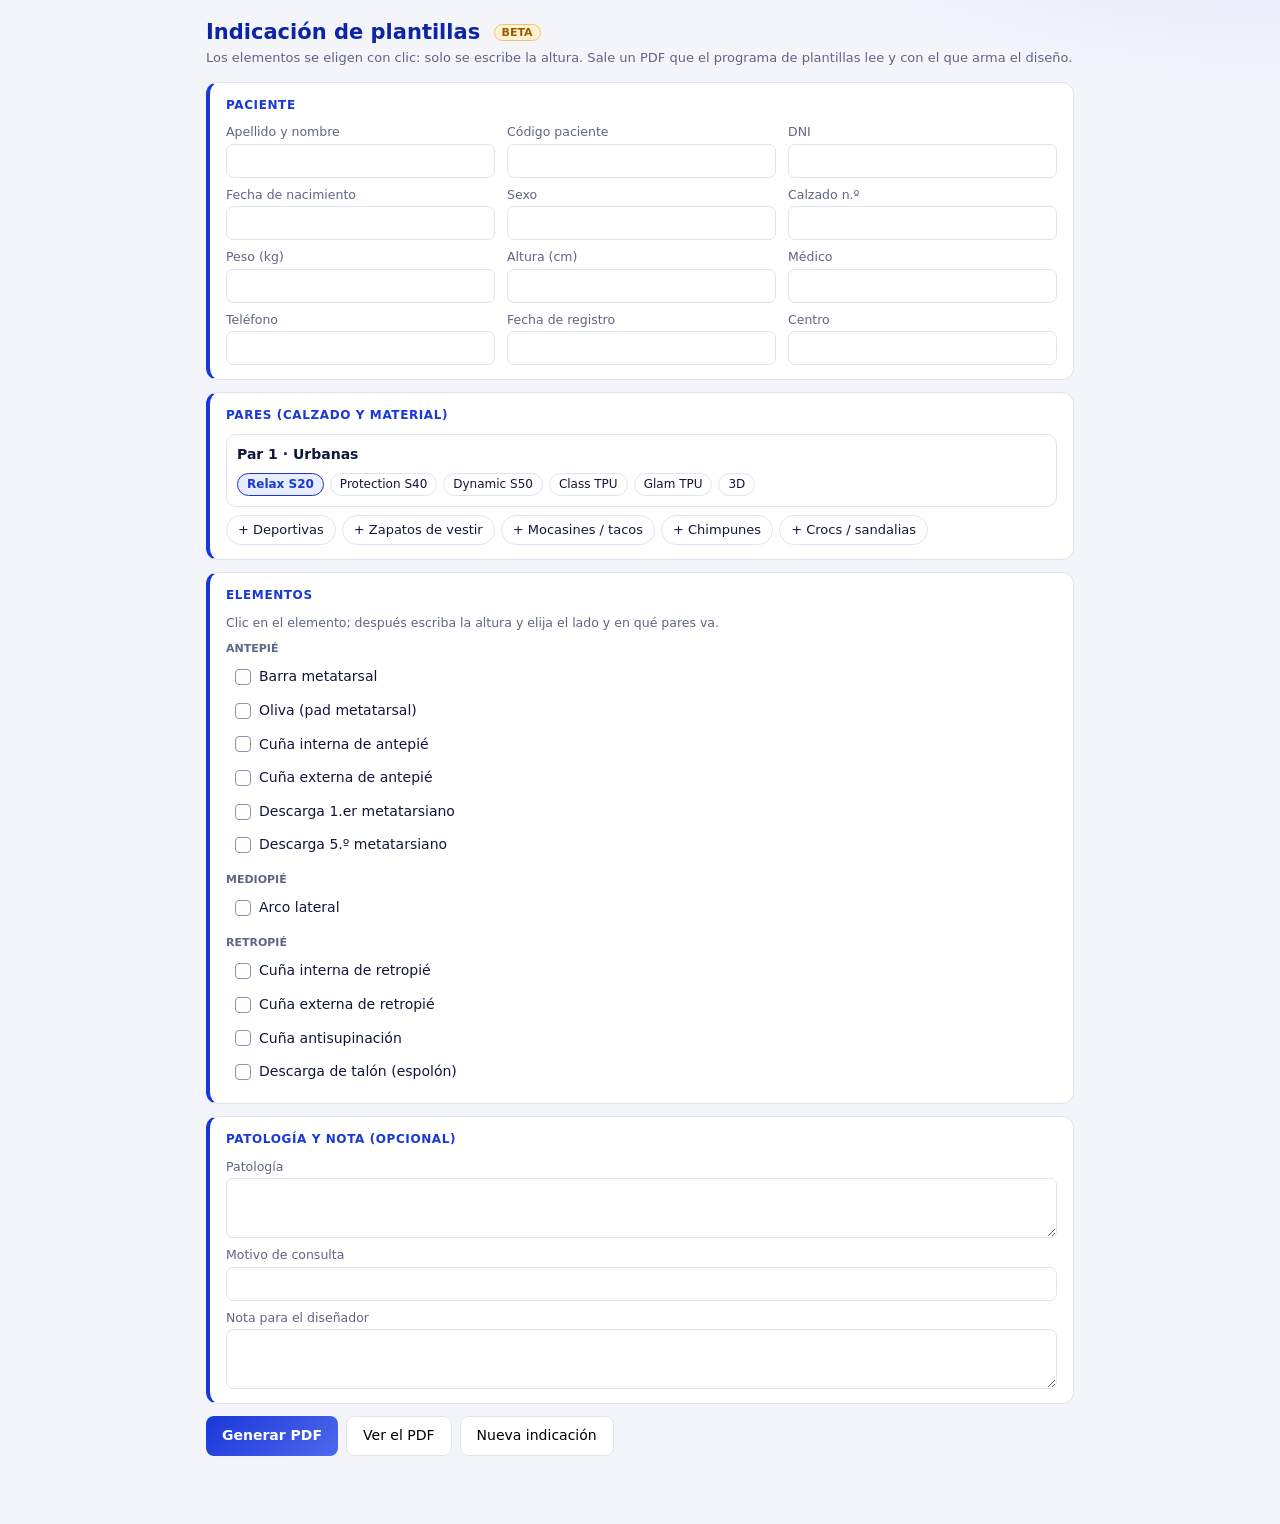
<file: app/orden.html>
<!doctype html>
<html lang="es">
<head>
<meta charset="utf-8">
<meta name="viewport" content="width=device-width, initial-scale=1">
<link rel="icon" href="data:image/svg+xml,%3Csvg xmlns=%22http://www.w3.org/2000/svg%22 viewBox=%220 0 32 32%22%3E%3Crect width=%2232%22 height=%2232%22 rx=%228%22 fill=%22%231838d9%22/%3E%3Cpath d=%22M12 6c-4 0-6 4-6 10s2 10 6 10c2 0 3-2 3-5V11c0-3-1-5-3-5zm8 0c4 0 6 4 6 10s-2 10-6 10c-2 0-3-2-3-5V11c0-3 1-5 3-5z%22 fill=%22white%22/%3E%3C/svg%3E">
<title>Indicación de plantillas</title>
<!-- Indicación del doctor (BETA, Ernesto 2026-11-24; antes "Orden del doctor"): todo con clics — los elementos no se
     escriben (en la ficha anagráfica se escriben con errores); solo se escribe la altura. Sale un PDF con la
     información general y, por par, los elementos con su altura y si son bilaterales. El PDF lleva los datos adentro
     (motor/indicacion.js): el programa lo lee y agrega los elementos al diseño "por revisar". -->
<style>
  :root { --tinta:#10183a; --suave:#5d6684; --linea:#dfe4f0; --acento:#1838d9; --acento2:#e9eefe; --fondo:#f3f5fb; --rojo:#b3261e; }
  * { box-sizing:border-box; }
  [hidden] { display:none !important; }
  body { margin:0; font:14px/1.4 "Segoe UI", system-ui, sans-serif; color:var(--tinta); background:radial-gradient(900px 400px at 100% -10%, rgba(79,104,236,.14), transparent 60%), var(--fondo); }
  main { max-width:900px; margin:0 auto; padding:18px 16px 40px; }
  h1 { margin:0; font-size:21px; color:#0e24a6; } .sub { color:var(--suave); margin:2px 0 14px; font-size:13px; }
  .beta { font-size:11px; font-weight:700; color:#9a5b00; background:#fff1d6; border:1px solid #f1c46b; border-radius:10px; padding:1px 7px; vertical-align:middle; margin-left:6px; }
  .panel { background:#fff; border:1px solid var(--linea); border-left:4px solid var(--acento); border-radius:12px; padding:14px 16px; margin-bottom:12px; }
  .panel h2 { margin:0 0 10px; font-size:12px; text-transform:uppercase; letter-spacing:.05em; color:var(--acento); }
  .campos { display:grid; grid-template-columns:repeat(auto-fit, minmax(200px, 1fr)); gap:8px 12px; }
  label.f { display:grid; gap:3px; font-size:12.5px; color:var(--suave); }
  input, textarea { height:34px; border:1px solid var(--linea); border-radius:7px; padding:0 9px; font:inherit; color:var(--tinta); background:#fff; min-width:0; }
  textarea { height:60px; padding:6px 9px; resize:vertical; }
  input:focus, textarea:focus { outline:2px solid #9cbdf0; border-color:var(--acento); }
  .nota { color:var(--suave); font-size:12.5px; }
  .chips { display:flex; flex-wrap:wrap; gap:6px; }
  .chip { border:1px solid var(--linea); background:#fff; border-radius:16px; padding:5px 11px; cursor:pointer; font:inherit; font-size:13px; color:var(--tinta); }
  .chip.si { background:var(--acento2); border-color:var(--acento); color:var(--acento); font-weight:600; }
  .chip.mini { padding:2px 9px; font-size:12px; }
  .par { border:1px solid var(--linea); border-radius:10px; padding:10px; margin-bottom:8px; }
  .par .cab { display:flex; justify-content:space-between; align-items:center; margin-bottom:8px; gap:8px; }
  .quitar { border:0; background:none; color:var(--rojo); cursor:pointer; font:inherit; font-size:12.5px; }
  .zona { font-size:11px; font-weight:700; color:var(--suave); text-transform:uppercase; margin:10px 0 4px; }
  .elem { padding:6px 8px; border-radius:8px; border:1px solid transparent; }
  .elem.si { background:#f6f8ff; border-color:#cfd8fb; }
  .elem .nom { cursor:pointer; user-select:none; display:flex; gap:8px; align-items:center; background:none; border:0; font:inherit; color:inherit; padding:0; text-align:left; }
  .elem .nom i { width:16px; height:16px; border:1.6px solid #8a93b0; border-radius:4px; display:inline-block; flex:none; }
  .elem.si .nom i { background:var(--acento); border-color:var(--acento); box-shadow:inset 0 0 0 2.5px #fff; }
  .elem .ops { display:none; gap:12px; flex-wrap:wrap; padding:6px 0 2px 24px; align-items:center; }
  .elem.si .ops { display:flex; }
  .ops .g { display:flex; gap:4px; align-items:center; } .ops .g > span { font-size:12px; color:var(--suave); margin-right:2px; }
  input.alt { width:66px; height:28px; text-align:right; } input.mal { border-color:var(--rojo); background:#fdecec; }
  .botones { display:flex; gap:8px; flex-wrap:wrap; align-items:center; }
  button.btn { height:40px; border-radius:8px; border:1px solid var(--linea); background:#fff; padding:0 16px; font:inherit; cursor:pointer; }
  button.prim { background:linear-gradient(135deg,#1838d9,#4f68ec); color:#fff; border:0; font-weight:600; }
  .mensaje { margin-top:10px; font-size:13px; min-height:18px; }
  .mensaje.mal { color:var(--rojo); } .mensaje.bien { color:#17753c; }
</style>
</head>
<body>
<main>
  <h1>Indicación de plantillas <span class="beta">BETA</span></h1>
  <p class="sub">Los elementos se eligen con clic: solo se escribe la altura. Sale un PDF que el programa de plantillas lee y con el que arma el diseño.</p>

  <section class="panel"><h2>Paciente</h2>
    <div class="campos" id="generales"></div>
  </section>

  <section class="panel"><h2>Pares (calzado y material)</h2>
    <div id="pares"></div>
    <div class="chips" id="agregarPar"></div>
  </section>

  <section class="panel"><h2>Elementos</h2>
    <div class="nota">Clic en el elemento; después escriba la altura y elija el lado y en qué pares va.</div>
    <div id="elementos"></div>
  </section>

  <section class="panel"><h2>Patología y nota (opcional)</h2>
    <div class="campos" style="grid-template-columns:1fr">
      <label class="f">Patología<textarea id="patologia"></textarea></label>
      <label class="f">Motivo de consulta<input id="motivo"></label>
      <label class="f">Nota para el diseñador<textarea id="nota"></textarea></label>
    </div>
  </section>

  <div class="botones">
    <button class="btn prim" id="generar">Generar PDF</button>
    <button class="btn" id="ver">Ver el PDF</button>
    <button class="btn" id="limpiar">Nueva indicación</button>
  </div>
  <div class="mensaje" id="mensaje"></div>
</main>
<script type="module">
import { pdfIndicacion, LADOS } from '../motor/indicacion.js';
import { listaMaquinas } from './maquinas.js';
const $ = id => document.getElementById(id);
const esc = s => String(s ?? '').replace(/[&<>"']/g, c => ({ '&': '&amp;', '<': '&lt;', '>': '&gt;', '"': '&quot;', "'": '&#39;' }[c]));
const n = v => String(v).replace('.', ',');
const { elementos } = await (await fetch('../biblioteca/elementos.json')).json();
const porId = new Map(elementos.map(e => [e.id, e]));
// materiales de Máquinas (los de fábrica): EVA y de impresión 3D
const maq = listaMaquinas(null), MATERIALES = [...maq.materiales, ...maq.resinas].map(m => ({ id: m.id, nombre: m.nombre }));
const CALZADOS = ['Urbanas', 'Deportivas', 'Zapatos de vestir', 'Mocasines / tacos', 'Chimpunes', 'Crocs / sandalias'];
const GENERALES = ['Apellido y nombre', 'Código paciente', 'DNI', 'Fecha de nacimiento', 'Sexo', 'Calzado n.º', 'Peso (kg)', 'Altura (cm)', 'Médico', 'Teléfono', 'Fecha de registro', 'Centro'];
// elementos por zona; los que no estén en esta lista (propios nuevos) van al final
const ZONAS = [['Antepié', ['barra_metatarsal', 'oliva', 'cuna_int_antepie', 'cuna_ext_antepie', 'descarga_1mtt', 'descarga_5mtt']],
  ['Mediopié', ['arco_lateral']], ['Retropié', ['cuna_int_retropie', 'cuna_ext_retropie', 'cuna_antisupinacion', 'descarga_talon']]];
{ const usados = new Set(ZONAS.flatMap(z => z[1])), otros = elementos.map(e => e.id).filter(id => !usados.has(id)); if (otros.length) ZONAS.push(['Otros', otros]); }

let S;
const nuevo = () => ({ pares: [{ calzado: 'Urbanas', materialId: MATERIALES[0].id }], sel: new Map() });
$('generales').innerHTML = GENERALES.map((g, i) => `<label class="f">${esc(g)}<input data-g="${esc(g)}" autocomplete="off"${i === 0 ? ' id="paciente"' : ''}></label>`).join('');

function pintar() {
  $('pares').innerHTML = S.pares.map((p, i) => `<div class="par"><div class="cab"><b>Par ${i + 1} · ${esc(p.calzado)}</b>${S.pares.length > 1 ? `<button class="quitar" data-quitar="${i}">Quitar</button>` : ''}</div>
    <div class="chips">${MATERIALES.map(m => `<button class="chip mini ${p.materialId === m.id ? 'si' : ''}" data-mat="${i}|${esc(m.id)}">${esc(m.nombre)}</button>`).join('')}</div></div>`).join('');
  $('agregarPar').innerHTML = CALZADOS.filter(c => !S.pares.some(p => p.calzado === c)).map(c => `<button class="chip" data-par="${esc(c)}">+ ${esc(c)}</button>`).join('');
  $('elementos').innerHTML = ZONAS.map(([z, ids]) => `<div class="zona">${esc(z)}</div>` + ids.map(id => {
    const e = porId.get(id); if (!e) return ''; const s = S.sel.get(id);
    return `<div class="elem ${s ? 'si' : ''}"><button class="nom" data-el="${esc(id)}"><i></i>${esc(e.nombre)}</button>
      <div class="ops">
        <span class="g"><span>Altura</span><input type="text" inputmode="decimal" class="alt" data-altura="${esc(id)}" value="${s ? n(s.altura) : ''}" aria-label="Altura de ${esc(e.nombre)} en mm"><span>mm</span></span>
        <span class="g">${Object.entries(LADOS).map(([k, t]) => `<button class="chip mini ${s?.lado === k ? 'si' : ''}" data-lado="${esc(id)}|${k}">${t.replace('Solo izquierdo', 'Solo izq.').replace('Solo derecho', 'Solo der.')}</button>`).join('')}</span>
        ${S.pares.length > 1 ? `<span class="g"><span>En</span><button class="chip mini ${!s?.pares ? 'si' : ''}" data-en="${esc(id)}|*">Todos</button>${S.pares.map(p => `<button class="chip mini ${s?.pares?.includes(p.calzado) ? 'si' : ''}" data-en="${esc(id)}|${esc(p.calzado)}">${esc(p.calzado)}</button>`).join('')}</span>` : ''}
      </div></div>`;
  }).join('')).join('');
}
const altura = v => { const x = parseFloat(String(v).replace(',', '.')); return x >= 0.5 && x <= 15 ? Math.round(x * 10) / 10 : null; };

document.addEventListener('click', ev => {
  const d = ev.target.closest('[data-el],[data-lado],[data-en],[data-par],[data-mat],[data-quitar]')?.dataset; if (!d) return;
  if (d.el) { if (S.sel.has(d.el)) S.sel.delete(d.el); else S.sel.set(d.el, { altura: porId.get(d.el).altura, lado: 'bi', pares: null }); }
  if (d.lado) { const [id, k] = d.lado.split('|'); S.sel.get(id).lado = k; }
  if (d.en) { const [id, c] = d.en.split('|'), s = S.sel.get(id);
    if (c === '*') s.pares = null; else { const l = new Set(s.pares ?? []); l.has(c) ? l.delete(c) : l.add(c); s.pares = l.size && l.size < S.pares.length ? [...l] : null; } }
  if (d.par) S.pares.push({ calzado: d.par, materialId: S.pares.at(-1)?.materialId ?? MATERIALES[0].id });
  if (d.mat) { const [i, m] = d.mat.split('|'); S.pares[+i].materialId = m; }
  if (d.quitar) { const c = S.pares[+d.quitar].calzado; S.pares.splice(+d.quitar, 1); for (const s of S.sel.values()) if (s.pares) { s.pares = s.pares.filter(x => x !== c); if (!s.pares.length || s.pares.length >= S.pares.length) s.pares = null; } }
  pintar(); if (d.el && S.sel.has(d.el)) document.querySelector(`[data-altura="${CSS.escape(d.el)}"]`)?.focus();
});
document.addEventListener('input', ev => {
  const id = ev.target.dataset?.altura; if (!id) return;
  const a = altura(ev.target.value); ev.target.classList.toggle('mal', a == null); if (a != null) S.sel.get(id).altura = a;
});

function datos() {
  const generales = [...document.querySelectorAll('[data-g]')].map(i => [i.dataset.g, i.value.trim()]).filter(([, v]) => v);
  return {
    tipo: 'indicacion-limablue', version: 1, creado: new Date().toISOString(), paciente: $('paciente').value.trim(), generales,
    patologia: $('patologia').value.trim(), motivo: $('motivo').value.trim(), nota: $('nota').value.trim(),
    pares: S.pares.map(p => ({ calzado: p.calzado, materialId: p.materialId, material: MATERIALES.find(m => m.id === p.materialId)?.nombre ?? '',
      elementos: [...S.sel].filter(([, s]) => !s.pares || s.pares.includes(p.calzado)).map(([id, s]) => ({ id, nombre: porId.get(id).nombre, altura: s.altura, lado: s.lado })) })),
  };
}
const aviso = (t, bien) => { $('mensaje').textContent = t; $('mensaje').className = 'mensaje ' + (bien ? 'bien' : 'mal'); };
function armar() {
  if (!$('paciente').value.trim()) { aviso('Falta el apellido y nombre del paciente.'); $('paciente').focus(); return null; }
  const malas = [...document.querySelectorAll('input.alt.mal')];
  if (malas.length) { aviso('Hay alturas fuera de rango (de 0,5 a 15 mm): corríjalas antes de generar el PDF.'); malas[0].focus(); return null; }
  if (!S.sel.size) { aviso('No hay elementos elegidos. Si la plantilla no lleva elementos, igual se puede generar: elija al menos el par.'); }
  const d = datos(); return { d, pdf: new Blob([pdfIndicacion(d)], { type: 'application/pdf' }) };
}
const nombreArchivo = d => `${d.paciente.replace(/[^\p{L}\p{N} _.-]/gu, '').replace(/\s+/g, ' ').trim()} indicación.pdf`;
$('generar').onclick = () => {
  const r = armar(); if (!r) return;
  const a = document.createElement('a'); a.href = URL.createObjectURL(r.pdf); a.download = nombreArchivo(r.d); a.click(); setTimeout(() => URL.revokeObjectURL(a.href), 4000);
  const ne = r.d.pares.reduce((s, p) => s + p.elementos.length, 0);
  aviso(`PDF generado: ${nombreArchivo(r.d)} (${r.d.pares.length} ${r.d.pares.length === 1 ? 'par' : 'pares'}, ${ne} ${ne === 1 ? 'elemento' : 'elementos'}). Póngalo en la carpeta del paciente o ábralo en el programa.`, true);
};
$('ver').onclick = () => { const r = armar(); if (r) window.open(URL.createObjectURL(r.pdf), '_blank'); };
$('limpiar').onclick = () => { if (S.sel.size && !confirm('¿Empezar una indicación nueva? Se borra lo que está en pantalla.')) return; reiniciar(); };
function reiniciar() { S = nuevo(); for (const i of document.querySelectorAll('input, textarea')) i.value = ''; aviso(''); pintar(); }
reiniciar();
// abierta desde el diseño: trae el nombre del paciente (se usa una sola vez y solo si es de hace menos de un minuto)
try {
  const v = JSON.parse(localStorage.getItem('plantillas.indicacionPaciente') || 'null'); localStorage.removeItem('plantillas.indicacionPaciente');
  if (v?.paciente && Date.now() - v.cuando < 60000) $('paciente').value = String(v.paciente).slice(0, 200);
} catch { /* sin almacenamiento */ }
window.indicacion = { datos };   // para revisar desde la consola
</script>
</body>
</html>
</file>
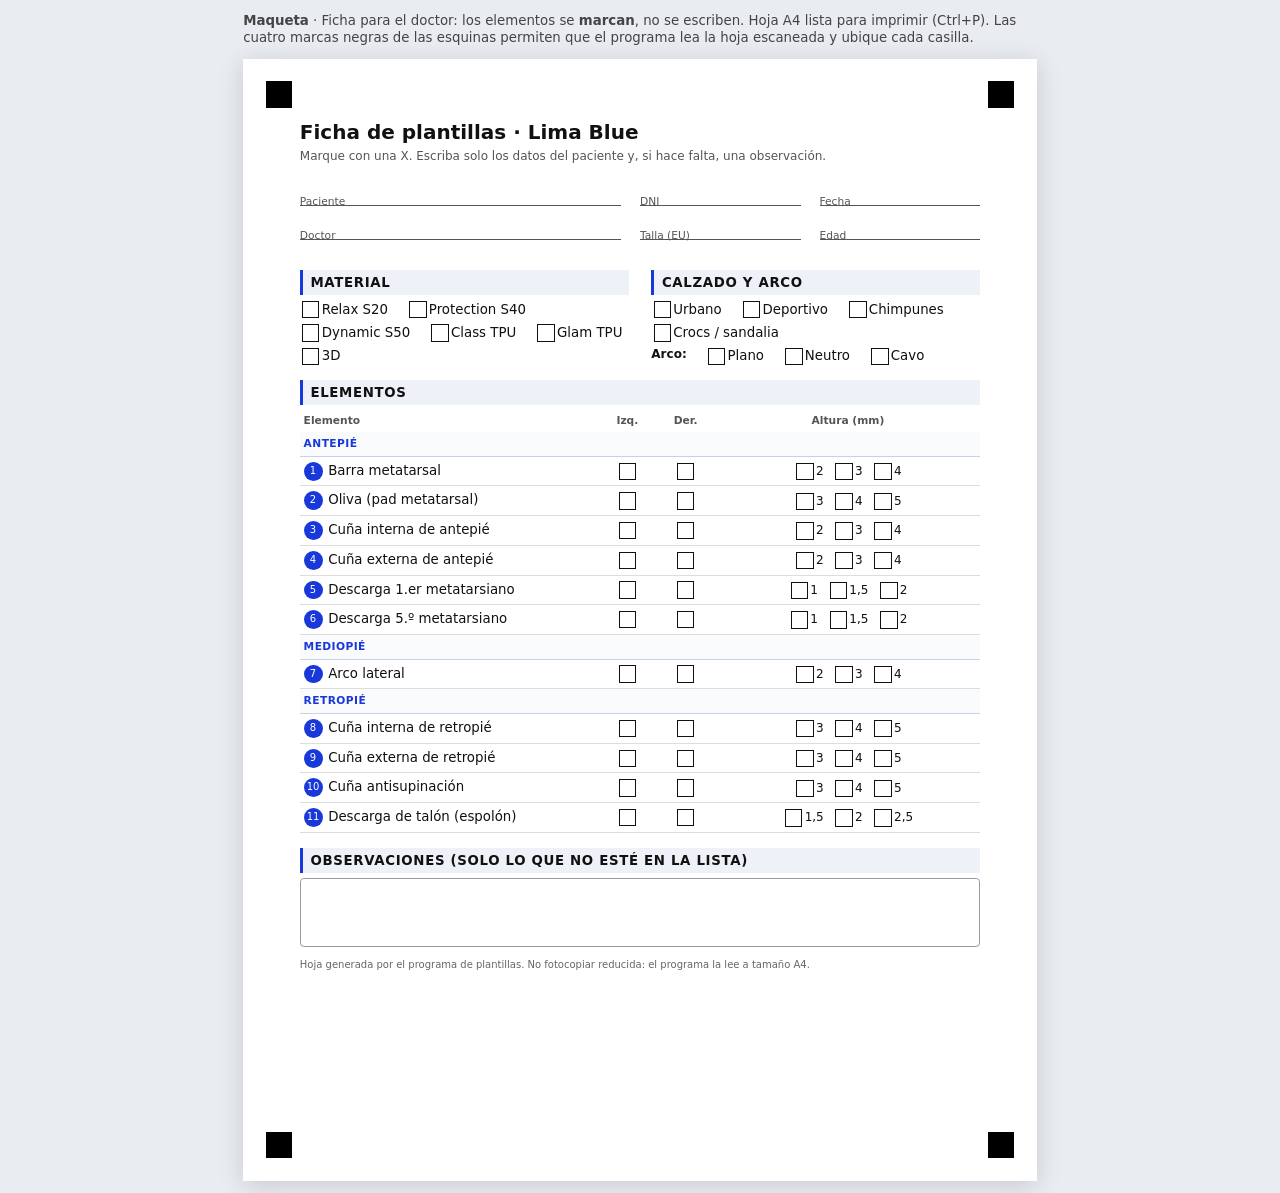
<file: pruebas/maqueta_ficha.html>
<!doctype html>
<html lang="es">
<head>
<meta charset="utf-8">
<meta name="viewport" content="width=device-width, initial-scale=1">
<title>Maqueta · Ficha con elementos para marcar</title>
<!-- Maqueta (2026-11-24, Ernesto): en la ficha anagráfica el doctor marca los elementos en vez de escribirlos (se
     equivoca al escribirlos). Hoja A4 para imprimir; las cuatro marcas negras de las esquinas sirven para que el
     programa ubique cada casilla al leer la hoja escaneada. Los elementos salen de biblioteca/elementos.json. -->
<style>
  * { box-sizing: border-box; }
  body { margin: 0; background: #e9ecf1; font: 11pt/1.3 "Segoe UI", system-ui, sans-serif; color: #111; }
  .hoja { width: 210mm; min-height: 297mm; margin: 12px auto; background: #fff; position: relative; padding: 16mm 15mm 14mm; box-shadow: 0 4px 24px rgba(0,0,0,.15); }
  .marca { position: absolute; width: 7mm; height: 7mm; background: #000; }
  .m1 { left: 6mm; top: 6mm; } .m2 { right: 6mm; top: 6mm; } .m3 { left: 6mm; bottom: 6mm; } .m4 { right: 6mm; bottom: 6mm; }
  h1 { font-size: 15pt; margin: 0; } .sub { color: #555; font-size: 9pt; margin: 1mm 0 4mm; }
  .datos { display: grid; grid-template-columns: 2fr 1fr 1fr; gap: 2mm 5mm; margin-bottom: 4mm; }
  .linea { border-bottom: 1px solid #555; height: 7mm; font-size: 8pt; color: #555; padding-top: 4mm; }
  h2 { font-size: 10pt; text-transform: uppercase; letter-spacing: .05em; margin: 4mm 0 1.5mm; padding: 1mm 2mm; background: #eef1f7; border-left: 3px solid #1838d9; }
  table { width: 100%; border-collapse: collapse; }
  th { font-size: 8pt; color: #555; font-weight: 600; text-align: center; padding: 1mm; }
  th:first-child, td:first-child { text-align: left; }
  td { padding: 1.3mm 1mm; border-bottom: 1px solid #ddd; text-align: center; font-size: 10pt; }
  tr.zona td { background: #fafbfd; font-size: 8pt; color: #1838d9; font-weight: 700; text-transform: uppercase; letter-spacing: .04em; border-bottom: 1px solid #c9d1e6; }
  .c { display: inline-block; width: 4.6mm; height: 4.6mm; border: 1.4px solid #111; vertical-align: middle; margin: 0 .6mm; }
  .alt { display: inline-flex; gap: 2.5mm; align-items: center; } .alt span { font-size: 9pt; }
  .num { display: inline-block; width: 5mm; height: 5mm; border-radius: 50%; background: #1838d9; color: #fff; font-size: 7.5pt; text-align: center; line-height: 5mm; margin-right: 1.5mm; vertical-align: middle; }
  .fila2 { display: grid; grid-template-columns: 1fr 1fr; gap: 6mm; }
  .opc { display: flex; flex-wrap: wrap; gap: 1.5mm 5mm; font-size: 10pt; }
  .opc label { white-space: nowrap; }
  .pies { display: flex; gap: 8mm; align-items: flex-start; }
  .obs { border: 1px solid #999; height: 18mm; border-radius: 1mm; margin-top: 1mm; }
  .pie { font-size: 7.5pt; color: #666; margin-top: 3mm; }
  .nota { max-width: 210mm; margin: 0 auto 12px; color: #444; font-size: 10pt; }
  @media print { body { background: #fff; } .hoja { margin: 0; box-shadow: none; } .nota { display: none; } }
</style>
</head>
<body>
<p class="nota" style="padding-top:12px"><b>Maqueta</b> · Ficha para el doctor: los elementos se <b>marcan</b>, no se escriben. Hoja A4 lista para imprimir (Ctrl+P). Las cuatro marcas negras de las esquinas permiten que el programa lea la hoja escaneada y ubique cada casilla.</p>
<div class="hoja">
  <div class="marca m1"></div><div class="marca m2"></div><div class="marca m3"></div><div class="marca m4"></div>
  <h1>Ficha de plantillas · Lima Blue</h1>
  <div class="sub">Marque con una X. Escriba solo los datos del paciente y, si hace falta, una observación.</div>

  <div class="datos">
    <div class="linea">Paciente</div><div class="linea">DNI</div><div class="linea">Fecha</div>
    <div class="linea">Doctor</div><div class="linea">Talla (EU)</div><div class="linea">Edad</div>
  </div>

  <div class="fila2">
    <div>
      <h2>Material</h2>
      <div class="opc">
        <label><span class="c"></span>Relax S20</label><label><span class="c"></span>Protection S40</label><label><span class="c"></span>Dynamic S50</label>
        <label><span class="c"></span>Class TPU</label><label><span class="c"></span>Glam TPU</label><label><span class="c"></span>3D</label>
      </div>
    </div>
    <div>
      <h2>Calzado y arco</h2>
      <div class="opc">
        <label><span class="c"></span>Urbano</label><label><span class="c"></span>Deportivo</label><label><span class="c"></span>Chimpunes</label><label><span class="c"></span>Crocs / sandalia</label>
      </div>
      <div class="opc" style="margin-top:1.5mm">
        <b style="font-size:9pt">Arco:</b><label><span class="c"></span>Plano</label><label><span class="c"></span>Neutro</label><label><span class="c"></span>Cavo</label>
      </div>
    </div>
  </div>

  <h2>Elementos</h2>
  <table>
    <thead><tr><th style="width:44%">Elemento</th><th>Izq.</th><th>Der.</th><th>Altura (mm)</th></tr></thead>
    <tbody id="elementos"></tbody>
  </table>

  <h2>Observaciones (solo lo que no esté en la lista)</h2>
  <div class="obs"></div>
  <div class="pie">Hoja generada por el programa de plantillas. No fotocopiar reducida: el programa la lee a tamaño A4.</div>
</div>

<script>
// elementos de la biblioteca agrupados por zona, con tres alturas alrededor de la de la biblioteca
const ZONAS = [
  ['Antepié', ['barra_metatarsal', 'oliva', 'cuna_int_antepie', 'cuna_ext_antepie', 'descarga_1mtt', 'descarga_5mtt']],
  ['Mediopié', ['arco_lateral']],
  ['Retropié', ['cuna_int_retropie', 'cuna_ext_retropie', 'cuna_antisupinacion', 'descarga_talon']],
];
const alturas = a => a <= 2 ? [a - 0.5, a, a + 0.5].map(x => +x.toFixed(1)) : [a - 1, a, a + 1];
fetch('../biblioteca/elementos.json').then(r => r.json()).then(({ elementos }) => {
  const porId = new Map(elementos.map(e => [e.id, e])); let n = 0, html = '';
  const usados = new Set(ZONAS.flatMap(z => z[1]));
  const zonas = [...ZONAS, ['Otros', elementos.map(e => e.id).filter(id => !usados.has(id))]].filter(z => z[1].length);
  for (const [zona, ids] of zonas) {
    html += `<tr class="zona"><td colspan="4">${zona}</td></tr>`;
    for (const id of ids) { const e = porId.get(id); if (!e) continue; n++;
      html += `<tr><td><span class="num">${n}</span>${e.nombre}</td><td><span class="c"></span></td><td><span class="c"></span></td>
        <td><span class="alt">${alturas(e.altura).map(a => `<span><span class="c"></span>${String(a).replace('.', ',')}</span>`).join('')}</span></td></tr>`; }
  }
  document.getElementById('elementos').innerHTML = html;
});
</script>
</body>
</html>
</file>
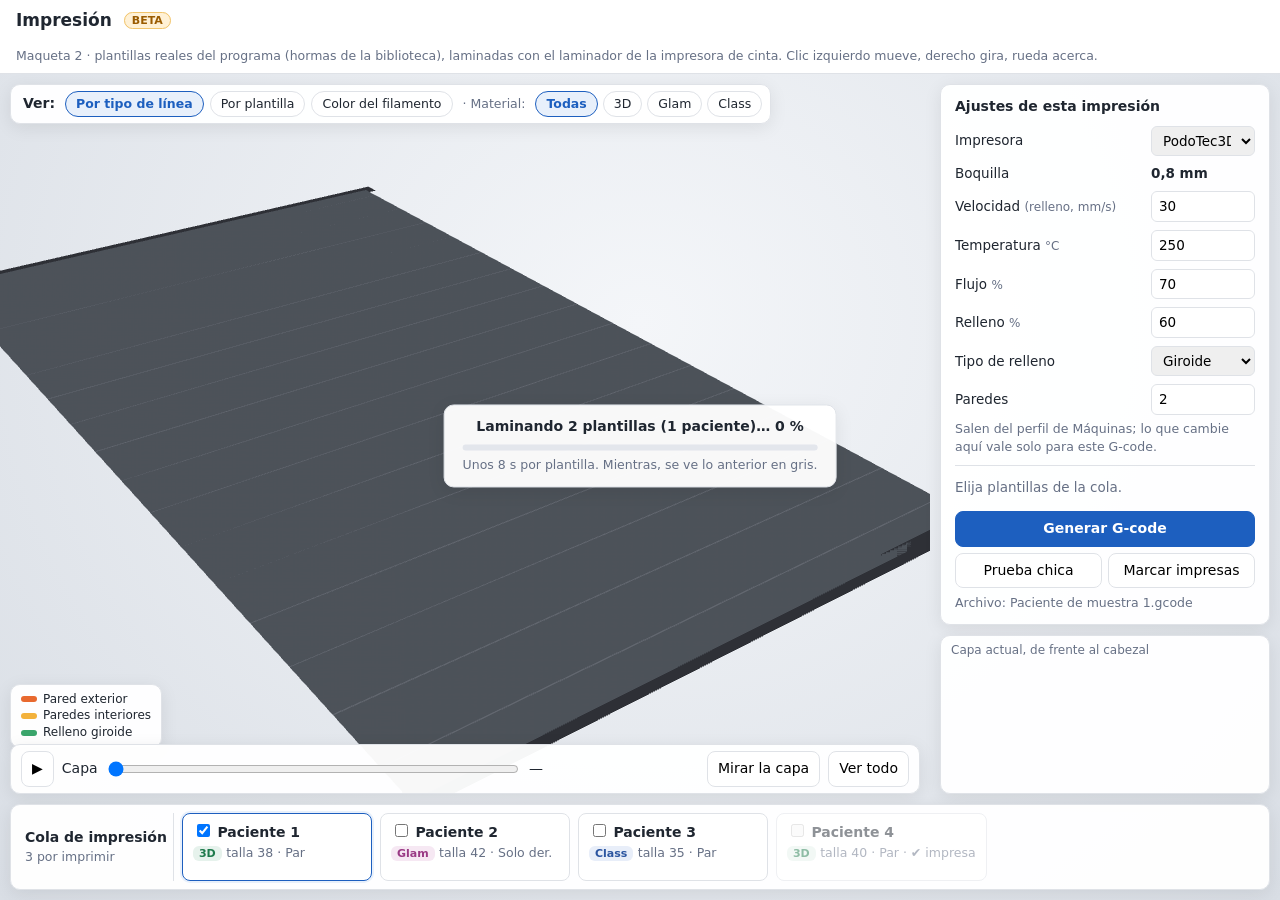
<file: pruebas/maqueta_impresion.html>
<!doctype html>
<html lang="es">
<head>
<meta charset="utf-8">
<meta name="viewport" content="width=device-width, initial-scale=1">
<title>Maqueta · Módulo Impresión (beta)</title>
<!-- Maqueta 2 (Ernesto eligió la propuesta B, 2026-11-24). Plantillas reales del programa (hormas de la biblioteca,
     no de pacientes) laminadas con el laminador de verdad (motor/cinta.js); cada línea se ve como un hilo de 0,8 mm.
     Los pacientes de la cola son de muestra. -->
<style>
  :root { --borde:#dfe2e7; --texto:#1f2630; --suave:#667085; --acento:#1d5fbf; --acento2:#e8f0fb; --panel:330px; --cola:86px; }
  * { box-sizing:border-box; }
  [hidden] { display:none !important; }
  html, body { height:100%; }
  body { margin:0; font:14px/1.4 system-ui, "Segoe UI", sans-serif; color:var(--texto); background:#f3f4f6; display:flex; flex-direction:column; }
  header { display:flex; align-items:center; gap:14px; padding:9px 16px; background:#fff; border-bottom:1px solid var(--borde); flex-wrap:wrap; }
  header h1 { font-size:17px; margin:0; }
  .beta { font-size:11px; font-weight:700; color:#9a5b00; background:#fff1d6; border:1px solid #f1c46b; border-radius:10px; padding:1px 7px; margin-left:6px; vertical-align:middle; }
  .nota { color:var(--suave); font-size:12.5px; }
  .btn { border:1px solid var(--borde); background:#fff; border-radius:8px; padding:7px 10px; cursor:pointer; font:inherit; }
  .btn.prim { background:var(--acento); border-color:var(--acento); color:#fff; font-weight:600; }
  .chip { border:1px solid var(--borde); border-radius:14px; padding:3px 10px; background:#fff; cursor:pointer; font-size:12.5px; white-space:nowrap; }
  .chip.si { background:var(--acento2); border-color:var(--acento); color:var(--acento); font-weight:600; }
  .mat { font-size:11px; font-weight:700; border-radius:6px; padding:1px 6px; }
  .mat-3D { background:#e6f2ec; color:#1e7a4c; } .mat-Glam { background:#f6e8f3; color:#9a3a85; } .mat-Class { background:#e8eef9; color:#2b55a0; }

  .escena { position:relative; flex:1; min-height:520px; background:radial-gradient(ellipse at 50% 30%, #f4f6f9, #d9dee5); overflow:hidden; }
  #c3d, #rotulos { position:absolute; left:0; top:0; width:calc(100% - var(--panel) - 20px); height:calc(100% - var(--cola) - 20px); }
  #c3d { cursor:grab; } #rotulos { pointer-events:none; }
  .flot { position:absolute; z-index:3; background:rgba(255,255,255,.96); border:1px solid var(--borde); border-radius:10px; box-shadow:0 4px 18px rgba(0,0,0,.08); }
  .barraSup { top:10px; left:10px; padding:6px 8px; display:flex; gap:6px; align-items:center; flex-wrap:wrap; max-width:calc(100% - var(--panel) - 40px); }
  /* panel de ajustes: toda la altura, de arriba hasta la cola; los botones al fondo (sin espacio en blanco) */
  /* columna derecha: ajustes (a su medida) y debajo la capa actual, que ocupa lo que queda (sin espacio en blanco) */
  .columna { position:absolute; z-index:3; top:10px; right:10px; bottom:calc(var(--cola) + 20px); width:var(--panel); display:flex; flex-direction:column; gap:10px; }
  .columna .flot { position:relative; }
  .ajustes { padding:12px 14px; display:flex; flex-direction:column; gap:2px; overflow:auto; flex:none; }
  .ajustes h3 { margin:0 0 4px; font-size:14px; }
  .campo { display:grid; grid-template-columns:1fr 104px; align-items:center; gap:8px; margin:3px 0; font-size:13.5px; }
  .campo input, .campo select { width:100%; padding:5px 7px; border:1px solid var(--borde); border-radius:6px; font:inherit; }
  .campo .u { color:var(--suave); font-size:12px; }
  .sep { border:0; border-top:1px solid var(--borde); margin:8px 0; width:100%; }
  .resumen div { display:flex; justify-content:space-between; padding:2px 0; font-size:13.5px; }
  .acciones { display:grid; grid-template-columns:1fr 1fr; gap:6px; padding-top:8px; }
  .acciones .prim, .acciones .nota { grid-column:1 / -1; }
  .cola { left:10px; right:10px; bottom:10px; height:var(--cola); padding:8px; display:flex; gap:8px; overflow-x:auto; align-items:stretch; }
  .cola .titulo { min-width:118px; display:flex; flex-direction:column; justify-content:center; padding:0 6px; border-right:1px solid var(--borde); }
  .carta { min-width:190px; border:1px solid var(--borde); border-radius:8px; padding:7px 10px; background:#fff; cursor:pointer; user-select:none; }
  .carta.si { border-color:var(--acento); box-shadow:0 0 0 2px var(--acento2); }
  .carta.hecha { opacity:.5; }
  .capaBox { flex:1; min-height:150px; padding:0; overflow:hidden; }
  .capaBox .tit { position:absolute; left:10px; top:6px; font-size:12px; color:var(--suave); }
  #capa2d { width:100%; height:100%; display:block; }
  .barraCapa { left:10px; right:calc(var(--panel) + 30px); bottom:calc(var(--cola) + 20px); display:flex; gap:8px; align-items:center; padding:6px 10px; }
  .barraCapa input { flex:1; }
  .leyenda { left:10px; bottom:calc(var(--cola) + 66px); font-size:12px; padding:6px 10px; }
  .leyenda i { display:inline-block; width:16px; height:6px; border-radius:3px; margin-right:6px; vertical-align:middle; }
  .laminando { left:50%; top:45%; transform:translate(-50%, -50%); padding:12px 18px; font-weight:600; min-width:240px; text-align:center; }
  .laminando .barra { height:6px; border-radius:3px; background:#e3e6ec; margin-top:8px; overflow:hidden; }
  .laminando .barra i { display:block; height:100%; width:0; background:#1f5fcc; transition:width .3s; }
  .laminando .nota { font-weight:400; margin-top:6px; }
  #c3d.viejo { opacity:.35; transition:opacity .3s; }
  #archivo { white-space:nowrap; overflow:hidden; text-overflow:ellipsis; }
  .avisos { color:#a33; font-size:12.5px; }
</style>
</head>
<body>
<header>
  <h1>Impresión <span class="beta">BETA</span></h1>
  <span class="nota">Maqueta 2 · plantillas reales del programa (hormas de la biblioteca), laminadas con el laminador de la impresora de cinta. Clic izquierdo mueve, derecho gira, rueda acerca.</span>
</header>
<div class="escena" id="escena">
  <canvas id="c3d"></canvas><canvas id="rotulos"></canvas>

  <div class="flot barraSup">
    <b style="padding:0 4px">Ver:</b>
    <span class="chip si" data-modo="tipo">Por tipo de línea</span>
    <span class="chip" data-modo="plantilla">Por plantilla</span>
    <span class="chip" data-modo="material">Color del filamento</span>
    <span class="nota" style="padding:0 4px">· Material:</span>
    <span data-filtro style="display:flex;gap:5px"></span>
  </div>

  <div class="columna">
  <div class="flot ajustes">
    <h3>Ajustes de esta impresión</h3>
    <div class="campo"><span>Impresora</span><select><option>PodoTec3D Model 1</option></select></div>
    <div class="campo"><span>Boquilla</span><span><b>0,8 mm</b></span></div>
    <label class="campo"><span>Velocidad <span class="u">(relleno, mm/s)</span></span><input type="number" data-k="vel" min="5" max="100" step="1"></label>
    <label class="campo"><span>Temperatura <span class="u">°C</span></span><input type="number" data-k="temp" min="180" max="290" step="1"></label>
    <label class="campo"><span>Flujo <span class="u">%</span></span><input type="number" data-k="flujo" min="30" max="150" step="1"></label>
    <label class="campo"><span>Relleno <span class="u">%</span></span><input type="number" data-k="relleno" min="0" max="100" step="5"></label>
    <label class="campo"><span>Tipo de relleno</span><select data-k="tipo"><option value="giroide">Giroide</option><option value="cubico">Cúbico</option><option value="concentrico">Concéntrico</option></select></label>
    <label class="campo"><span>Paredes</span><input type="number" data-k="paredes" min="1" max="6" step="1"></label>
    <div class="nota">Salen del perfil de Máquinas; lo que cambie aquí vale solo para este G-code.</div>
    <hr class="sep">
    <div class="resumen" id="resumen"></div>
    <div class="avisos" id="avisos"></div>
    <div class="acciones">
      <button class="btn prim">Generar G-code</button>
      <button class="btn">Prueba chica</button>
      <button class="btn">Marcar impresas</button>
      <div class="nota" id="archivo"></div>
    </div>
  </div>
  <div class="flot capaBox"><span class="tit" id="tit2d">Capa actual, de frente al cabezal</span><canvas id="capa2d"></canvas></div>
  </div>
  <div class="flot leyenda" id="leyenda"></div>
  <div class="flot barraCapa">
    <button class="btn" id="play" title="Ver cómo se imprime">▶</button>
    <span>Capa</span><input type="range" id="capa" min="0" max="0" value="0"><span id="capaTxt" style="min-width:170px"></span>
    <button class="btn" id="enfocar">Mirar la capa</button><button class="btn" id="todo">Ver todo</button>
  </div>
  <div class="flot cola" id="cola"></div>
  <div class="flot laminando" id="laminando" hidden>Laminando…</div>
</div>

<script type="module">
import { crearVistaCinta, COLORES_TIPO, COLORES_PIEZA } from '../app/vistaCinta.js';

// cola de muestra (los pacientes son inventados; las plantillas salen de hormas de la biblioteca)
const COLA = [
  { id: 0, pac: 'Paciente de muestra 1', talla: 38, largo: 250, horma: 'guia_tallas', mat: '3D', lado: 'Par' },
  { id: 1, pac: 'Paciente de muestra 2', talla: 42, largo: 272, horma: 'chimpunes', mat: 'Glam', lado: 'Solo der.' },
  { id: 2, pac: 'Paciente de muestra 3', talla: 35, largo: 232, horma: 'crocs', mat: 'Class', lado: 'Par' },
  { id: 3, pac: 'Paciente de muestra 4', talla: 40, largo: 262, horma: 'guia_tallas', mat: '3D', lado: 'Par', hecha: true },
];
const S = { vel: 30, temp: 250, flujo: 70, relleno: 60, tipo: 'giroide', paredes: 2, modo: 'tipo', filtro: 'Todas', sel: new Set([0]) };
let R = null, capa = 0;

const cv = document.getElementById('c3d'), vista = crearVistaCinta(cv);
// laminar varias plantillas toma segundos: si se pide otra cosa a mitad, se corta ese trabajo y se empieza de nuevo
let trabajador = null, ocupado = false, pedidoId = 0, espera = null;
function nuevoTrabajador() {
  trabajador = new Worker(new URL('../app/laminarCinta.worker.js', import.meta.url), { type: 'module' });
  trabajador.onmessage = alResponder;
}

function piezasElegidas() {
  const out = [];
  for (const it of COLA) {
    if (!S.sel.has(it.id) || it.hecha || (S.filtro !== 'Todas' && it.mat !== S.filtro)) continue;
    // en la cinta: la punta primero; el par sale derecho y después izquierdo
    for (const lado of it.lado === 'Par' ? ['der', 'izq'] : it.lado === 'Solo der.' ? ['der'] : ['izq'])
      out.push({ horma: it.horma, largo: it.largo, lado, nombre: `${it.pac} · ${lado}`, pac: it.pac });
  }
  return out;
}
function opciones() {
  const f = S.vel * 60;   // la velocidad del relleno; las paredes guardan la proporción del perfil (1500 / 3000 / 1800)
  return { temp: S.temp, flujo: S.flujo, flujoRelleno: S.relleno / 100, tipoRelleno: S.tipo, paredes: S.paredes,
    F: { relleno: f, exterior: Math.round(f * 1500 / 1800), interior: Math.round(f * 3000 / 1800) } };
}
function laminar() {
  clearTimeout(espera);
  espera = setTimeout(() => {
    const piezas = piezasElegidas(), el = document.getElementById('laminando');
    el.hidden = !piezas.length;
    const pacs = new Set(piezas.map(p => p.pac)).size;
    el.innerHTML = `Laminando ${piezas.length} plantilla${piezas.length === 1 ? '' : 's'} (${pacs} paciente${pacs === 1 ? '' : 's'})… <span id="pct">0 %</span>
      <div class="barra"><i id="barra"></i></div><div class="nota">Unos 8 s por plantilla. Mientras, se ve lo anterior en gris.</div>`;
    cv.classList.toggle('viejo', !!R && piezas.length > 0);
    if (!piezas.length) { R = null; vista.poner([], []); textos(); return; }
    if (ocupado) { trabajador.terminate(); nuevoTrabajador(); }
    ocupado = true;
    trabajador.postMessage({ id: ++pedidoId, piezas, op: opciones() });
  }, 350);
}
function alResponder({ data }) {
  if (data.id !== pedidoId) return;   // llegó tarde: ya se pidió otra
  if (data.avance != null) {
    const p = Math.round(data.avance * 100) + ' %';
    document.getElementById('pct').textContent = p; document.getElementById('barra').style.width = p;
    return;
  }
  ocupado = false; cv.classList.remove('viejo');
  document.getElementById('laminando').hidden = true;
  if (data.error) { document.getElementById('avisos').textContent = 'Error al laminar: ' + data.error.split('\n')[0]; return; }
  // si cambió qué plantillas van (no solo un ajuste), se encuadra todo de nuevo para que se vean las nuevas
  const primera = !R || R.piezas.map(p => p.nombre).join() !== data.piezas.map(p => p.nombre).join(); R = data;
  vista.poner(R.capas, R.piezas);
  const r = document.getElementById('capa'); r.max = R.capas.length - 1;
  capa = primera ? R.capas.length - 1 : Math.min(capa, R.capas.length - 1); r.value = capa; vista.capa(capa);
  if (primera) verTodo();
  textos(); dibujar2D();
}
nuevoTrabajador();

// ---------- textos ----------
function textos() {
  const c = R?.capas[capa];
  document.getElementById('capaTxt').textContent = c ? `${capa + 1} de ${R.capas.length} · cinta ${c.z.toFixed(0)} mm` : '—';
  document.getElementById('leyenda').innerHTML = S.modo === 'plantilla' && R
    ? R.piezas.map((p, i) => `<div><i style="background:${COLORES_PIEZA[i % 6]}"></i>${p.nombre}</div>`).join('')
    : S.modo === 'material' ? '<div><i style="background:#dbd9d1"></i>Color del filamento (TPU foam)</div>'
    : `<div><i style="background:${COLORES_TIPO.exterior}"></i>Pared exterior</div><div><i style="background:${COLORES_TIPO.interior}"></i>Paredes interiores</div><div><i style="background:${COLORES_TIPO.relleno}"></i>Relleno ${{ giroide: 'giroide', cubico: 'cúbico', concentrico: 'concéntrico' }[S.tipo]}</div>`;
  const min = R ? Math.round(R.segundos / 60) : 0;   // se redondean los minutos totales: así nunca sale "4 h 60 min"
  document.getElementById('resumen').innerHTML = R ? `
    <div><span>Plantillas</span><b>${R.piezas.length}</b></div>
    <div><span>Tiempo</span><b>≈ ${Math.floor(min / 60)} h ${String(min % 60).padStart(2, '0')} min</b></div>
    <div><span>Filamento</span><b>${(R.filamento / 1000).toFixed(1)} m · ${R.gramos.toFixed(0)} g</b></div>
    <div><span>Cinta</span><b>${(R.largoCinta / 10).toFixed(0)} cm · ${R.capas.length} capas</b></div>
    <div class="nota" style="display:block">Calculado por el laminador (beta) en ${(R.ms / 1000).toFixed(1)} s.</div>` : '<div class="nota">Elija plantillas de la cola.</div>';
  document.getElementById('avisos').textContent = R?.avisos?.join(' ') ?? '';
  const pz = piezasElegidas(), pacs = [...new Set(pz.map(p => p.pac))];
  document.getElementById('archivo').textContent = pz.length ? `Archivo: ${pacs.join(', ')}${pz.length === 1 && pz[0].lado === 'der' ? ' (solo derecho)' : ''}.gcode` : '';
}
function pintarCola() {
  document.querySelector('[data-filtro]').innerHTML = ['Todas', '3D', 'Glam', 'Class'].map(m => `<span class="chip ${S.filtro === m ? 'si' : ''}" data-f="${m}">${m}</span>`).join('');
  document.getElementById('cola').innerHTML = `<div class="titulo"><b>Cola de impresión</b><span class="nota">${COLA.filter(i => !i.hecha).length} por imprimir</span></div>` +
    COLA.filter(it => S.filtro === 'Todas' || it.mat === S.filtro).map(it => `<div class="carta ${S.sel.has(it.id) && !it.hecha ? 'si' : ''} ${it.hecha ? 'hecha' : ''}" data-id="${it.id}">
      <div><input type="checkbox" ${S.sel.has(it.id) && !it.hecha ? 'checked' : ''} ${it.hecha ? 'disabled' : ''} style="pointer-events:none"> <b>${it.pac.replace('Paciente de muestra', 'Paciente')}</b></div>
      <span class="mat mat-${it.mat}">${it.mat}</span> <span class="nota">talla ${it.talla} · ${it.lado}${it.hecha ? ' · ✔ impresa' : ''}</span></div>`).join('');
}
for (const el of document.querySelectorAll('[data-k]')) el.value = S[el.dataset.k];

// ---------- capa actual en 2D: los hilos con su ancho real ----------
const c2 = document.getElementById('capa2d'), g2 = c2.getContext('2d');
function dibujar2D() {
  const dpr = devicePixelRatio || 1, W = c2.clientWidth, H = c2.clientHeight;
  if (c2.width !== Math.round(W * dpr)) { c2.width = Math.round(W * dpr); c2.height = Math.round(H * dpr); }
  g2.setTransform(dpr, 0, 0, dpr, 0, 0); g2.clearRect(0, 0, W, H);
  const c = R?.capas[capa]; if (!c) return;
  let x0 = 1e9, x1 = -1e9, s1 = 3;
  for (const r of c.recorridos) for (const [x, s] of r.pts) { x0 = Math.min(x0, x); x1 = Math.max(x1, x); s1 = Math.max(s1, s); }
  const esc = Math.min((W - 30) / (x1 - x0 + 2), (H - 44) / (s1 + 1)), ox = (W - (x1 + x0) * esc) / 2, base = H - 14;
  g2.fillStyle = '#4a5059'; g2.fillRect(0, base + 2, W, 5);
  const P = ([x, s]) => [ox + x * esc, base - s * esc];
  const col = { 'WALL-OUTER': COLORES_TIPO.exterior, 'WALL-INNER': COLORES_TIPO.interior, FILL: COLORES_TIPO.relleno };
  g2.lineCap = 'round'; g2.lineJoin = 'round';
  // dos pasadas: el hilo (más oscuro) y su brillo encima: se ve redondo, como plástico
  for (const [k, ancho, alfa] of [[0, 1, 1], [1, 0.45, 0.45]]) for (const r of c.recorridos) {
    g2.strokeStyle = k ? '#fff' : col[r.tipo]; g2.globalAlpha = alfa; g2.lineWidth = Math.max(1, 0.8 * esc * ancho);
    g2.beginPath(); r.pts.forEach((p, i) => { const [a, b] = P(p); i ? g2.lineTo(a, b) : g2.moveTo(a, b); }); g2.stroke();
  }
  g2.globalAlpha = 1;
  document.getElementById('tit2d').textContent = `Capa ${capa + 1}, de frente al cabezal · líneas de 0,8 mm`;
}

// ---------- nombres sobre cada plantilla ----------
const ro = document.getElementById('rotulos'), gr = ro.getContext('2d');
vista.alDibujar(() => {
  const dpr = devicePixelRatio || 1, W = ro.clientWidth, H = ro.clientHeight;
  if (ro.width !== Math.round(W * dpr)) { ro.width = Math.round(W * dpr); ro.height = Math.round(H * dpr); }
  gr.setTransform(dpr, 0, 0, dpr, 0, 0); gr.clearRect(0, 0, W, H);
  if (!R) return;
  gr.font = '600 12px system-ui'; gr.textAlign = 'center';
  R.piezas.forEach((p, i) => {
    const q = vista.proyectar([105, p.b0 + p.largo / 2, p.alto + 14]); if (!q?.visible) return;
    const t = p.nombre.replace('Paciente de muestra', 'Paciente'), w = gr.measureText(t).width + 12;
    gr.fillStyle = 'rgba(255,255,255,.88)'; gr.fillRect(q.x - w / 2, q.y - 14, w, 19);
    gr.fillStyle = S.modo === 'plantilla' ? COLORES_PIEZA[i % 6] : '#1f2630'; gr.fillText(t, q.x, q.y);
  });
});

// ---------- controles ----------
document.addEventListener('input', e => {
  const k = e.target.dataset.k; if (!k) return;
  S[k] = k === 'tipo' ? e.target.value : +e.target.value; textos(); laminar();
});
document.addEventListener('click', e => {
  const f = e.target.closest('[data-f]'), m = e.target.closest('[data-modo]'), carta = e.target.closest('.carta');
  if (f) { S.filtro = f.dataset.f; pintarCola(); laminar(); }
  if (m) { S.modo = m.dataset.modo; document.querySelectorAll('[data-modo]').forEach(x => x.classList.toggle('si', x === m)); vista.modo(S.modo); textos(); vista.pedir(); }
  if (carta) { const it = COLA[+carta.dataset.id]; if (it.hecha) return; S.sel.has(it.id) ? S.sel.delete(it.id) : S.sel.add(it.id); pintarCola(); textos(); laminar(); }
});
const rango = document.getElementById('capa');
const irA = n => { capa = n; rango.value = n; vista.capa(n); textos(); dibujar2D(); };
rango.addEventListener('input', () => irA(+rango.value));
let reloj = null;
document.getElementById('play').onclick = e => {
  if (reloj) { clearInterval(reloj); reloj = null; e.target.textContent = '▶'; return; }
  if (!R) return; if (capa >= R.capas.length - 1) irA(0);
  e.target.textContent = '❚❚';
  reloj = setInterval(() => { if (capa >= R.capas.length - 1) { document.getElementById('play').click(); return; } irA(Math.min(capa + 4, R.capas.length - 1)); }, 50);
};
function verTodo() {
  if (!R) return; const fin = R.piezas.at(-1);
  vista.encuadrar([0, -20, 0, 210, fin.b0 + fin.largo + 20, 30], -35, 28);
}
document.getElementById('todo').onclick = verTodo;
document.getElementById('enfocar').onclick = () => { const c = R?.capas[capa]; if (c) vista.encuadrar([45, c.z - 45, 0, 165, c.z + 5, 25], 170, 52); };
new ResizeObserver(dibujar2D).observe(c2);

pintarCola(); textos(); laminar();
</script>
</body>
</html>
</file>
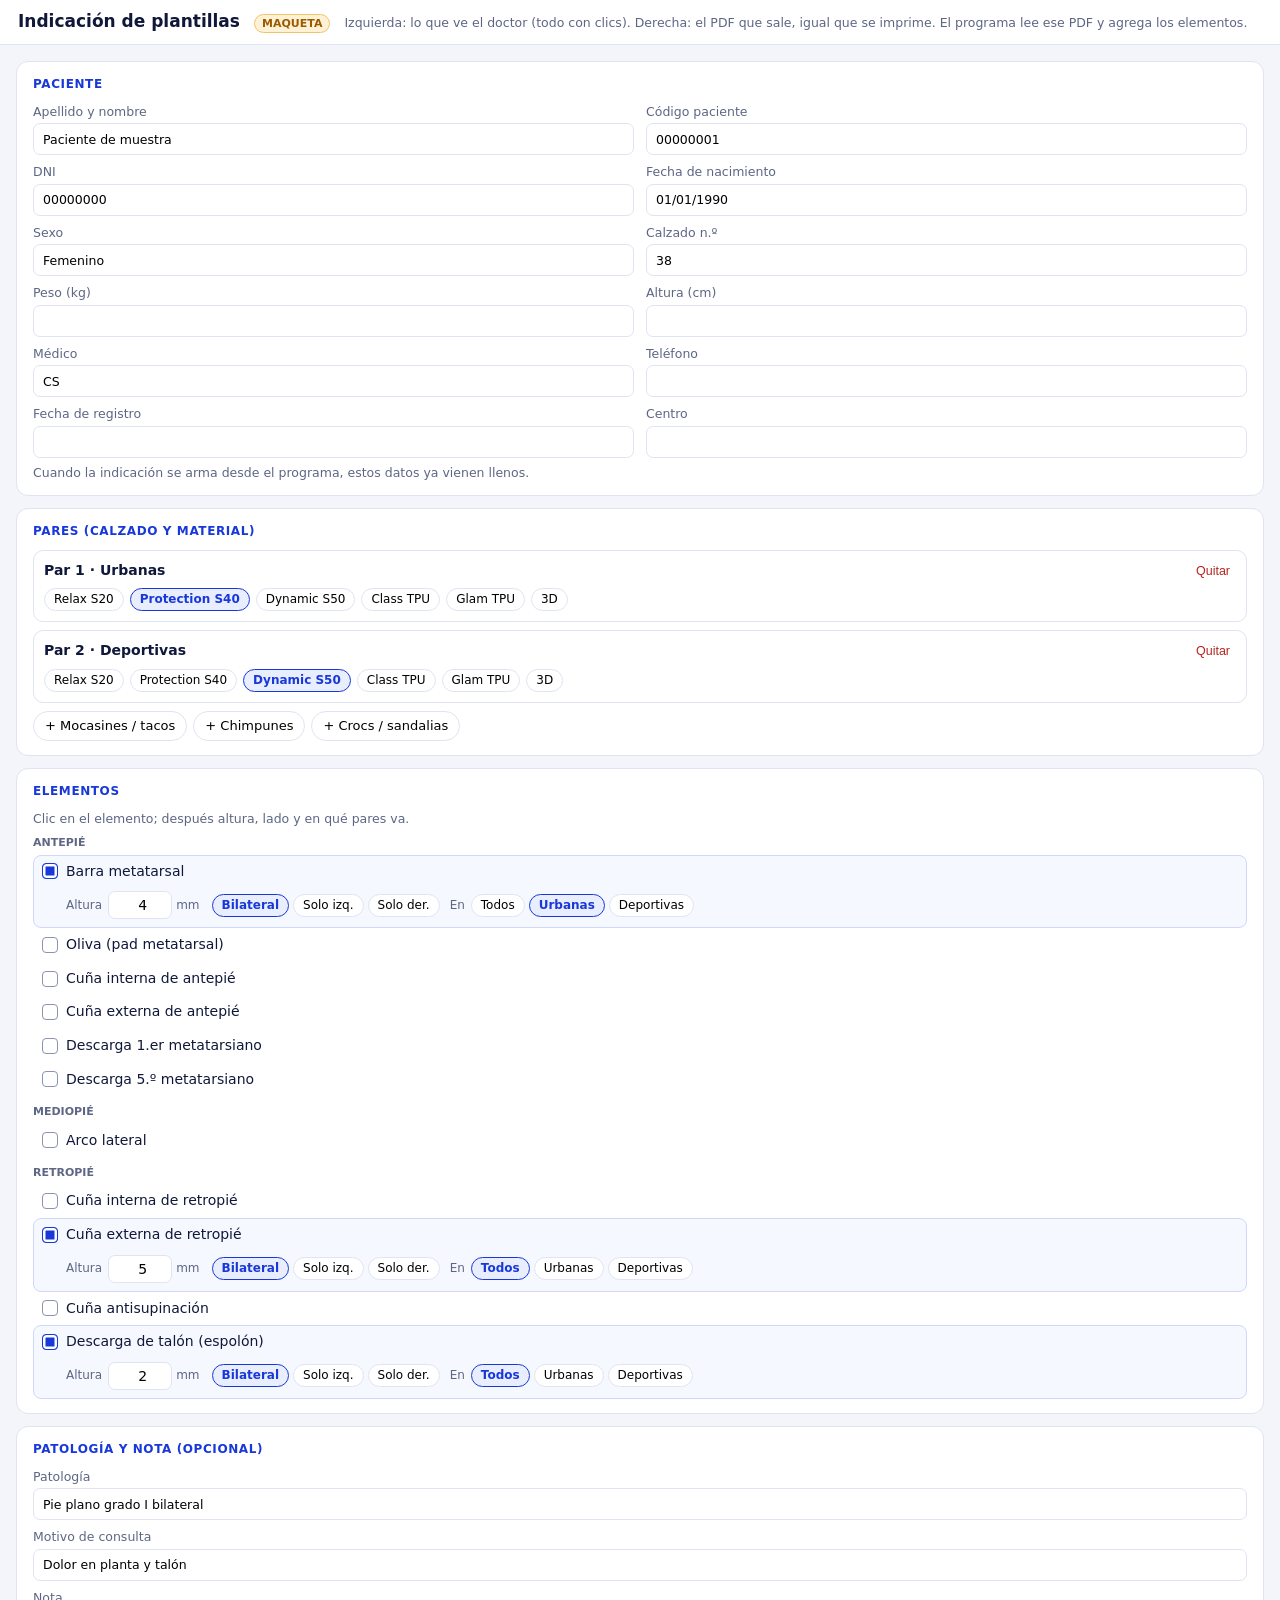
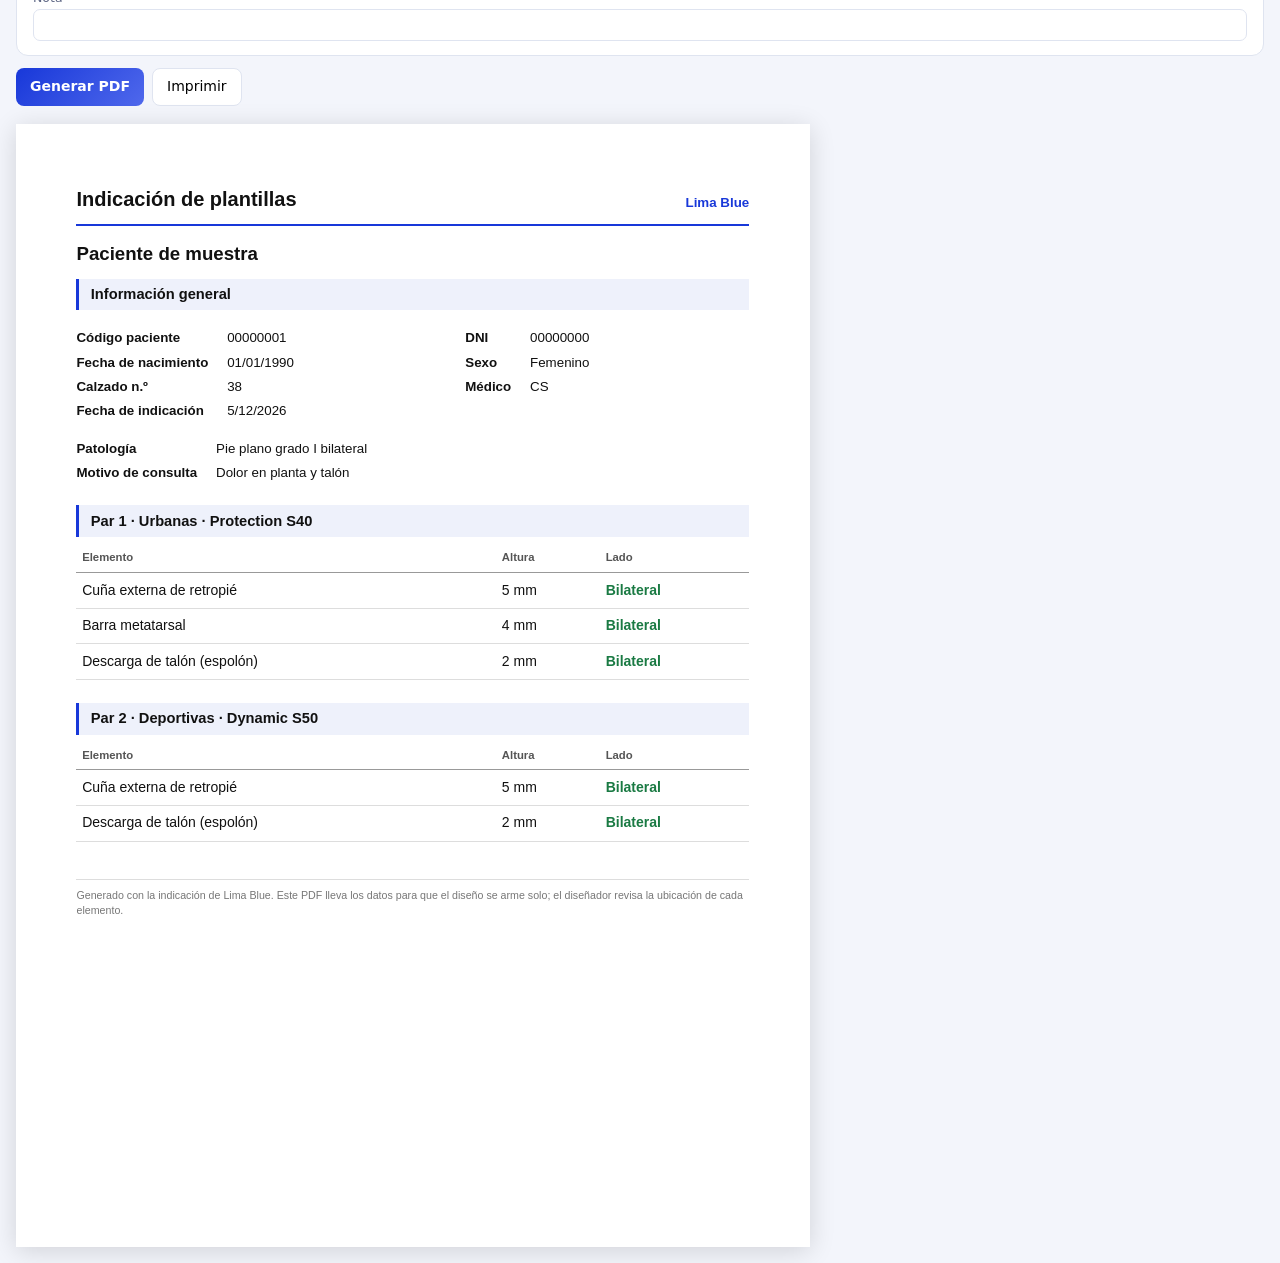
<file: pruebas/maqueta_orden.html>
<!doctype html>
<html lang="es">
<head>
<meta charset="utf-8">
<meta name="viewport" content="width=device-width, initial-scale=1">
<title>Maqueta · Orden del doctor con clics</title>
<!-- Maqueta (2026-11-24, Ernesto): el doctor arma la indicación con clics (sin escribir los elementos, que hoy en la
     ficha anagráfica se escriben con errores) y sale un PDF limpio: por par, solo los elementos con su altura y si son
     bilaterales. El PDF lleva los datos adentro para que el programa los lea y agregue los elementos al diseño
     ("por revisar"). Pacientes de muestra. -->
<style>
  :root { --tinta:#10183a; --suave:#5d6684; --linea:#dfe4f0; --acento:#1838d9; --acento2:#e9eefe; --fondo:#f3f5fb; }
  * { box-sizing:border-box; }
  body { margin:0; font:14px/1.4 "Segoe UI", system-ui, sans-serif; color:var(--tinta); background:var(--fondo); }
  header { padding:10px 18px; background:#fff; border-bottom:1px solid var(--linea); display:flex; gap:14px; align-items:baseline; flex-wrap:wrap; }
  header h1 { margin:0; font-size:17px; } .nota { color:var(--suave); font-size:12.5px; }
  .beta { font-size:11px; font-weight:700; color:#9a5b00; background:#fff1d6; border:1px solid #f1c46b; border-radius:10px; padding:1px 7px; }
  .grid { display:grid; grid-template-columns:minmax(420px, 1fr) 210mm; gap:18px; padding:16px; align-items:start; }
  @media (max-width:1300px) { .grid { grid-template-columns:1fr; } }
  .panel { background:#fff; border:1px solid var(--linea); border-radius:12px; padding:14px 16px; margin-bottom:12px; }
  .panel h2 { margin:0 0 10px; font-size:12px; text-transform:uppercase; letter-spacing:.05em; color:var(--acento); }
  .campos { display:grid; grid-template-columns:1fr 1fr; gap:8px 12px; }
  label.f { display:grid; gap:3px; font-size:12.5px; color:var(--suave); }
  input { height:32px; border:1px solid var(--linea); border-radius:7px; padding:0 9px; font:inherit; }
  .chips { display:flex; flex-wrap:wrap; gap:6px; }
  .chip { border:1px solid var(--linea); background:#fff; border-radius:16px; padding:5px 11px; cursor:pointer; font:inherit; font-size:13px; }
  .chip.si { background:var(--acento2); border-color:var(--acento); color:var(--acento); font-weight:600; }
  .chip.mini { padding:2px 9px; font-size:12px; }
  .par { border:1px solid var(--linea); border-radius:10px; padding:10px; margin-bottom:8px; }
  .par .cab { display:flex; justify-content:space-between; align-items:center; margin-bottom:8px; }
  .par b { font-size:14px; }
  .quitar { border:0; background:none; color:#b3261e; cursor:pointer; font-size:12.5px; }
  .zona { font-size:11px; font-weight:700; color:var(--suave); text-transform:uppercase; margin:8px 0 4px; }
  .elem { display:grid; grid-template-columns:1fr auto; gap:6px; align-items:center; padding:6px 8px; border-radius:8px; border:1px solid transparent; }
  .elem.si { background:#f6f8ff; border-color:#cfd8fb; }
  .elem .nom { cursor:pointer; user-select:none; display:flex; gap:8px; align-items:center; }
  .elem .nom i { width:16px; height:16px; border:1.6px solid #8a93b0; border-radius:4px; display:inline-block; flex:none; }
  .elem.si .nom i { background:var(--acento); border-color:var(--acento); box-shadow:inset 0 0 0 2.5px #fff; }
  .elem .ops { grid-column:1 / -1; display:none; gap:10px; flex-wrap:wrap; padding:4px 0 2px 24px; }
  .elem.si .ops { display:flex; }
  .ops .g { display:flex; gap:4px; align-items:center; } .ops .g span { font-size:12px; color:var(--suave); margin-right:2px; }
  input.alt { width:64px; height:28px; text-align:right; } input.alt.mal { border-color:#c62828; background:#fdecec; }
  .btns { display:flex; gap:8px; flex-wrap:wrap; }
  .btn { height:38px; border-radius:8px; border:1px solid var(--linea); background:#fff; padding:0 14px; font:inherit; cursor:pointer; }
  .btn.prim { background:linear-gradient(135deg,#1838d9,#4f68ec); color:#fff; border:0; font-weight:600; }
  /* PDF final */
  .hoja { width:210mm; min-height:297mm; background:#fff; box-shadow:0 4px 24px rgba(0,0,0,.14); padding:16mm 16mm; font-family:Arial, Helvetica, sans-serif; color:#111; position:sticky; top:12px; }
  .hoja .t { display:flex; justify-content:space-between; align-items:flex-end; border-bottom:2px solid #1838d9; padding-bottom:3mm; }
  .hoja h3 { margin:0; font-size:15pt; } .hoja .lb { color:#1838d9; font-weight:700; font-size:10pt; }
  .hoja .dat { display:grid; grid-template-columns:auto 1fr auto 1fr; gap:1.5mm 5mm; font-size:10pt; margin:5mm 0; }
  .hoja .dat b { font-weight:700; }
  .hoja h4 { margin:6mm 0 2mm; font-size:11pt; background:#eef1fb; padding:1.5mm 3mm; border-left:3px solid #1838d9; }
  .hoja table { width:100%; border-collapse:collapse; font-size:10.5pt; }
  .hoja th { text-align:left; font-size:8.5pt; color:#555; border-bottom:1px solid #999; padding:1.5mm; }
  .hoja td { padding:2mm 1.5mm; border-bottom:1px solid #ddd; }
  .hoja .vacio { color:#888; font-style:italic; font-size:10pt; }
  .hoja .pie { margin-top:10mm; font-size:8pt; color:#777; border-top:1px solid #ddd; padding-top:2mm; }
  .lado { font-weight:700; } .lado.b { color:#1a7a43; }
</style>
</head>
<body>
<header><h1>Indicación de plantillas</h1><span class="beta">MAQUETA</span>
  <span class="nota">Izquierda: lo que ve el doctor (todo con clics). Derecha: el PDF que sale, igual que se imprime. El programa lee ese PDF y agrega los elementos.</span></header>
<div class="grid">
  <div>
    <div class="panel"><h2>Paciente</h2>
      <div class="campos" id="generales">
        <label class="f">Apellido y nombre<input data-g="Apellido y nombre" value="Paciente de muestra"></label>
        <label class="f">Código paciente<input data-g="Código paciente" value="00000001"></label>
        <label class="f">DNI<input data-g="DNI" value="00000000"></label>
        <label class="f">Fecha de nacimiento<input data-g="Fecha de nacimiento" value="01/01/1990"></label>
        <label class="f">Sexo<input data-g="Sexo" value="Femenino"></label>
        <label class="f">Calzado n.º<input data-g="Calzado n.º" value="38"></label>
        <label class="f">Peso (kg)<input data-g="Peso" value=""></label>
        <label class="f">Altura (cm)<input data-g="Altura" value=""></label>
        <label class="f">Médico<input data-g="Médico" value="CS"></label>
        <label class="f">Teléfono<input data-g="Teléfono" value=""></label>
        <label class="f">Fecha de registro<input data-g="Fecha de registro" value=""></label>
        <label class="f">Centro<input data-g="Centro" value=""></label>
      </div>
      <div class="nota" style="margin-top:6px">Cuando la indicación se arma desde el programa, estos datos ya vienen llenos.</div>
    </div>
    <div class="panel"><h2>Pares (calzado y material)</h2>
      <div id="pares"></div>
      <div class="chips" id="agregarPar"></div>
    </div>
    <div class="panel"><h2>Elementos</h2>
      <div class="nota" style="margin-bottom:6px">Clic en el elemento; después altura, lado y en qué pares va.</div>
      <div id="elems"></div>
    </div>
    <div class="panel"><h2>Patología y nota (opcional)</h2>
      <label class="f">Patología<input id="pat" value="Pie plano grado I bilateral"></label>
      <label class="f" style="margin-top:8px">Motivo de consulta<input id="mot" value="Dolor en planta y talón"></label>
      <label class="f" style="margin-top:8px">Nota<input id="notaD" value=""></label>
    </div>
    <div class="btns"><button class="btn prim">Generar PDF</button><button class="btn">Imprimir</button></div>
  </div>
  <div class="hoja" id="hoja"></div>
</div>

<script type="module">
const $ = id => document.getElementById(id);
const leer = r => fetch(r).then(x => x.json());
const { elementos } = await leer('../biblioteca/elementos.json');
const CALZADOS = ['Urbanas', 'Deportivas', 'Mocasines / tacos', 'Chimpunes', 'Crocs / sandalias'];
const MATERIALES = ['Relax S20', 'Protection S40', 'Dynamic S50', 'Class TPU', 'Glam TPU', '3D'];
const ZONAS = [['Antepié', ['barra_metatarsal', 'oliva', 'cuna_int_antepie', 'cuna_ext_antepie', 'descarga_1mtt', 'descarga_5mtt']],
  ['Mediopié', ['arco_lateral']], ['Retropié', ['cuna_int_retropie', 'cuna_ext_retropie', 'cuna_antisupinacion', 'descarga_talon']]];
const altDe = e => e.descarga || /descarga/.test(e.id) ? [1, 1.5, 2, 3] : [2, 3, 4, 5, 6];
const n = v => String(v).replace('.', ',');
// estado de muestra (parecido a una indicación real, con datos inventados)
const S = {
  pares: [{ calzado: 'Urbanas', material: 'Protection S40' }, { calzado: 'Deportivas', material: 'Dynamic S50' }],
  sel: new Map([['cuna_ext_retropie', { alt: 5, lado: 'bi', pares: null }], ['barra_metatarsal', { alt: 4, lado: 'bi', pares: ['Urbanas'] }], ['descarga_talon', { alt: 2, lado: 'bi', pares: null }]]),
};
const porId = new Map(elementos.map(e => [e.id, e]));
const LADOS = [['bi', 'Bilateral'], ['izq', 'Solo izq.'], ['der', 'Solo der.']];

function pintar() {
  // pares
  $('pares').innerHTML = S.pares.map((p, i) => `<div class="par"><div class="cab"><b>Par ${i + 1} · ${p.calzado}</b><button class="quitar" data-quitar="${i}">Quitar</button></div>
    <div class="chips">${MATERIALES.map(m => `<button class="chip mini ${p.material === m ? 'si' : ''}" data-mat="${i}|${m}">${m}</button>`).join('')}</div></div>`).join('');
  $('agregarPar').innerHTML = CALZADOS.filter(c => !S.pares.some(p => p.calzado === c)).map(c => `<button class="chip" data-par="${c}">+ ${c}</button>`).join('');
  // elementos
  $('elems').innerHTML = ZONAS.map(([z, ids]) => `<div class="zona">${z}</div>` + ids.map(id => { const e = porId.get(id); if (!e) return ''; const s = S.sel.get(id);
    return `<div class="elem ${s ? 'si' : ''}"><span class="nom" data-el="${id}"><i></i>${e.nombre}</span><span></span>
      <div class="ops">
        <span class="g"><span>Altura</span><input type="number" class="alt" data-altura="${id}" min="0.5" max="15" step="0.5" value="${s?.alt ?? e.altura}" aria-label="Altura de ${e.nombre} en mm"><span>mm</span></span>
        <span class="g">${LADOS.map(([k, t]) => `<button class="chip mini ${s?.lado === k ? 'si' : ''}" data-lado="${id}|${k}">${t}</button>`).join('')}</span>
        ${S.pares.length > 1 ? `<span class="g"><span>En</span><button class="chip mini ${!s?.pares ? 'si' : ''}" data-en="${id}|*">Todos</button>${S.pares.map(p => `<button class="chip mini ${s?.pares?.includes(p.calzado) ? 'si' : ''}" data-en="${id}|${p.calzado}">${p.calzado}</button>`).join('')}</span>` : ''}
      </div></div>`; }).join('')).join('');
  hoja();
}
function hoja() {
  const fecha = new Date().toLocaleDateString('es-PE'), e = s => String(s).replace(/[&<>]/g, c => ({ '&': '&amp;', '<': '&lt;', '>': '&gt;' }[c]));
  // información general: todos los datos del paciente que estén llenos, en dos columnas
  const g = [...document.querySelectorAll('[data-g]')].filter(i => i.value.trim()).map(i => [i.dataset.g, i.value.trim()]);
  if (!g.some(([k]) => k === 'Fecha de registro')) g.push(['Fecha de indicación', fecha]);
  const nombre = g.find(([k]) => k === 'Apellido y nombre')?.[1] ?? '';
  let h = `<div class="t"><h3>Indicación de plantillas</h3><span class="lb">Lima Blue</span></div>
    <div style="font-size:14pt;font-weight:700;margin:4mm 0 1mm">${e(nombre)}</div>
    <h4 style="margin-top:3mm">Información general</h4>
    <div class="dat">${g.filter(([k]) => k !== 'Apellido y nombre').map(([k, v]) => `<b>${e(k)}</b><span>${e(v)}</span>`).join('')}</div>
    ${$('pat').value || $('mot').value ? `<div class="dat" style="grid-template-columns:auto 1fr;margin-top:0">${$('pat').value ? `<b>Patología</b><span>${e($('pat').value)}</span>` : ''}${$('mot').value ? `<b>Motivo de consulta</b><span>${e($('mot').value)}</span>` : ''}</div>` : ''}`;
  S.pares.forEach((p, i) => {
    const els = [...S.sel].filter(([, s]) => !s.pares || s.pares.includes(p.calzado));
    h += `<h4>Par ${i + 1} · ${p.calzado} · ${p.material}</h4>` + (els.length ? `<table><thead><tr><th>Elemento</th><th>Altura</th><th>Lado</th></tr></thead><tbody>` +
      els.map(([id, s]) => `<tr><td>${porId.get(id).nombre}</td><td>${n(s.alt)} mm</td><td class="lado ${s.lado === 'bi' ? 'b' : ''}">${LADOS.find(l => l[0] === s.lado)[1].replace('Solo izq.', 'Solo izquierdo').replace('Solo der.', 'Solo derecho')}</td></tr>`).join('') + '</tbody></table>'
      : '<div class="vacio">Sin elementos</div>');
  });
  if ($('notaD').value.trim()) h += `<h4>Nota</h4><div style="font-size:10.5pt">${e($('notaD').value)}</div>`;
  h += `<div class="pie">Generado con la indicación de Lima Blue. Este PDF lleva los datos para que el diseño se arme solo; el diseñador revisa la ubicación de cada elemento.</div>`;
  $('hoja').innerHTML = h;
}
document.addEventListener('click', ev => {
  const d = ev.target.closest('[data-el],[data-alt],[data-lado],[data-en],[data-par],[data-mat],[data-quitar]')?.dataset; if (!d) return;
  if (d.el) { S.sel.has(d.el) ? S.sel.delete(d.el) : S.sel.set(d.el, { alt: porId.get(d.el).altura, lado: 'bi', pares: null }); }
  if (d.lado) { const [id, k] = d.lado.split('|'); S.sel.get(id).lado = k; }
  if (d.en) { const [id, c] = d.en.split('|'), s = S.sel.get(id); if (c === '*') s.pares = null; else { const l = new Set(s.pares ?? []); l.has(c) ? l.delete(c) : l.add(c); s.pares = l.size && l.size < S.pares.length ? [...l] : null; } }
  if (d.par) S.pares.push({ calzado: d.par, material: MATERIALES[1] });
  if (d.mat) { const [i, m] = d.mat.split('|'); S.pares[+i].material = m; }
  if (d.quitar) S.pares.splice(+d.quitar, 1);
  pintar();
});
// altura escrita: se usa si es un número entre 0,5 y 15 mm (si no, el casillero queda en rojo y el PDF no cambia)
document.addEventListener('input', ev => {
  const id = ev.target.dataset?.altura;
  if (id) { const v = parseFloat(String(ev.target.value).replace(',', '.')), ok = v >= 0.5 && v <= 15; ev.target.classList.toggle('mal', !ok); if (ok) S.sel.get(id).alt = v; }
  hoja();
});
pintar();
</script>
</body>
</html>
</file>
<file: app/estilo.css>
/* Estética del programa (2026-11-16, pedido de Ernesto: más intuitivo, solo estética).
   Se aplica encima de los estilos de index.html: quitar el <link> a este archivo vuelve al aspecto anterior.
   Guías usadas: frontend-design (Anthropic), web-design-guidelines (Vercel) y design-taste-frontend.
   Paleta:  tinta #17202b · gris #5a6576 · línea #dbe1e8 · fondo #f3f5f8 · azul Lima Blue #1f5fbf (acción)
            · verde #1e8a4c (elegido / bien) · ámbar #b7791f (aviso). */

:root {
  --tinta: #17202b; --suave: #5a6576; --linea: #dbe1e8; --linea-2: #c9d1db; --fondo: #f3f5f8; --panel: #ffffff;
  --acento: #1f5fbf; --acento-2: #184c99; --acento-claro: #e8f0fb; --foco: #7fa8e6;
  --verde: #1e8a4c; --verde-claro: #e9f6ee; --ambar: #b7791f; --aviso: #fff7e2; --aviso-borde: #edc76a;
  --mal: #b3261e; --ok: #1e8a4c;
  --radio: 8px; --radio-chico: 6px;
  --sombra-flota: 0 1px 2px rgba(23, 32, 43, .06), 0 6px 18px rgba(23, 32, 43, .08);
}

body { font: 14px/1.45 "Segoe UI Variable Text", "Segoe UI", system-ui, sans-serif; color: var(--tinta); background: var(--fondo);
       -webkit-font-smoothing: antialiased; }
input, select, button { font-variant-numeric: tabular-nums; }

/* ---------- Foco visible en todo lo que se toca con el teclado ---------- */
button:focus-visible, summary:focus-visible, input[type=checkbox]:focus-visible, a:focus-visible, .plegar:focus-visible {
  outline: 2px solid var(--foco); outline-offset: 2px; border-radius: var(--radio-chico);
}
input[type=text]:focus, input[type=number]:focus, input[type=search]:focus, select:focus {
  outline: 3px solid rgba(31, 95, 191, .18); outline-offset: 0; border-color: var(--acento);
}
input[type=checkbox] { accent-color: var(--acento); width: 15px; height: 15px; margin: 0; }

/* ---------- Barra de arriba ---------- */
header { height: 52px; gap: 12px; box-shadow: 0 1px 0 var(--linea); border-bottom: 0; }
header h1 { font-size: 15px; font-weight: 600; letter-spacing: -.005em; }
.ir-inicio { height: 32px; font-weight: 600; }
.proyecto-actual { font-weight: 500; border: 1px solid #c8daf5; }
.proyecto-actual.sin-proyecto { border-color: #efd28a; }
/* estado del programa ("Listo · 18 ms"): antes quedaba texto gris sobre azul */
header .estado { background: transparent; color: var(--suave); font-weight: 500; padding: 2px 4px; border-radius: 0; }
.historial button { height: 32px; }

/* ---------- Panel izquierdo ---------- */
main { grid-template-columns: 352px 1fr; }
aside { padding: 14px 16px 28px; scrollbar-width: thin; scrollbar-color: var(--linea-2) transparent; }

/* pasos 1 · 2 · 3: se lee qué paso está activo */
.modulos { background: #e8ecf1; border-radius: var(--radio); padding: 3px; gap: 3px; grid-template-columns: repeat(4, auto); }
.modulos button { height: 34px; border-radius: var(--radio-chico); color: var(--suave); font-weight: 600; font-size: 13px; padding: 0 4px; white-space: nowrap; }
.modulos button:hover:not(.activo) { background: rgba(255, 255, 255, .55); color: var(--tinta); }
.modulos button.activo { background: #fff; color: var(--acento-2); box-shadow: 0 1px 2px rgba(23, 32, 43, .1), inset 0 -2px 0 var(--acento); }
.nota-modulo { font-size: 12.5px; margin: 8px 2px 4px; }

/* secciones: título en letra normal (sin mayúsculas), fila entera clicable */
section { padding: 4px 0; border-bottom: 1px solid var(--linea); }
h2 { font-size: 13.5px; letter-spacing: 0; text-transform: none; color: var(--tinta); font-weight: 600; margin: 0; }
.plegar { min-height: 40px; padding: 6px 8px; margin: 0 -8px; width: calc(100% + 16px); border-radius: var(--radio-chico); gap: 8px; }
.plegar:hover { background: #f1f4f8; }
.plegar .flecha { width: 12px; color: var(--suave); font-size: 11px; text-align: center; }
.plegar .resumen { color: var(--suave); font-size: 12.5px; }
section:not(.cerrada) { padding-bottom: 14px; }
section:not(.cerrada) > h2 { margin-bottom: 6px; }
section.cerrada { padding-bottom: 4px; }
section.cerrada > h2 { margin-bottom: 0; }

/* filas de datos */
/* todas las filas guardan la columna del candado: los casilleros quedan alineados uno debajo del otro */
.fila { grid-template-columns: 1fr 132px 30px; gap: 10px; margin: 8px 0; }
.fila label { color: var(--tinta); font-size: 13.5px; }
.fila.por-pie { grid-template-columns: 1fr 132px 30px; }
.fila.por-pie.separado { grid-template-columns: 1fr 160px 30px; }
.fila.ancha { grid-template-columns: 112px 1fr; }
.unidad { font-size: 12px; width: 24px; }
input[type=text], input[type=number], input[type=search], select {
  height: 34px; border: 1px solid var(--linea-2); border-radius: var(--radio-chico); padding: 0 9px; background: #fff;
  transition: border-color .12s, box-shadow .12s;
}
input[type=text]:hover:not(:disabled), input[type=number]:hover:not(:disabled), select:hover:not(:disabled) { border-color: #aab5c3; }
input:disabled, select:disabled { background: #f1f3f6; color: var(--suave); border-color: var(--linea); }
.auto { font-size: 12.5px; margin-top: -2px; gap: 7px; }
.nota-largo { color: var(--suave); }
.candado { width: 30px; height: 30px; border-radius: var(--radio-chico); }
.fila.separado .candado { background: #fff4d6; border-color: var(--aviso-borde); }
.mas-ajustes { border-top: 1px dashed var(--linea); margin-top: 10px; padding-top: 4px; }
.mas-ajustes > summary { color: var(--acento-2); font-weight: 500; padding: 6px 0; list-style-position: inside; }
.mas-ajustes > summary:hover { text-decoration: underline; }

/* tipo de diseño con botones (como LutraCAD): dos tarjetas, la elegida en azul */
.fila.tipo-diseno { grid-template-columns: 1fr; gap: 6px; }
.fila.tipo-diseno .etiqueta { font-size: 13.5px; }
.botones-tipo { display: grid; grid-template-columns: 1fr 1fr; gap: 8px; }
.botones-tipo button { height: auto; min-height: 64px; display: grid; justify-items: center; align-content: center; gap: 2px; padding: 8px 6px;
  border: 1px solid var(--linea-2); border-radius: var(--radio); background: #fff; color: var(--suave); }
.botones-tipo button svg { color: #9aa6b6; }
.botones-tipo .bt-nombre { font-weight: 600; color: var(--tinta); font-size: 13.5px; }
.botones-tipo .bt-dato { font-size: 11.5px; }
.botones-tipo button:hover:not(.activo):not(:disabled) { border-color: #9faabb; background: #f8fafc; }
.botones-tipo button.activo { border-color: var(--acento); background: var(--acento-claro); box-shadow: inset 0 0 0 1px var(--acento); }
.botones-tipo button.activo svg { color: var(--acento); }
.botones-tipo button.activo .bt-nombre { color: var(--acento-2); }

/* tipo de arco: tres botones; el alto de arco bloqueado se ve gris pero se puede cliquear para escribirlo a mano */
.botones-tipo.tres { grid-template-columns: repeat(3, 1fr); gap: 6px; }
.botones-tipo.tres button { min-height: 58px; padding: 6px 4px; }
input.bloqueado { background: #f1f3f6; color: var(--suave); border-color: var(--linea); cursor: pointer; }
input.bloqueado:hover:not(:disabled) { border-color: var(--acento); background: var(--acento-claro); }
input.bloqueado:focus { outline: none; }

/* talla: lista propia con la EU en negrita, después mm y US (Ernesto, 2026-11-16) */
.fila .etiqueta { font-size: 13.5px; color: var(--tinta); }
.sel-talla { position: relative; min-width: 0; }
.sel-talla .st-boton { width: 100%; height: 34px; display: flex; align-items: center; gap: 8px; padding: 0 9px; text-align: left;
  border: 1px solid var(--linea-2); border-radius: var(--radio-chico); background: #fff; font-weight: 400; }
.sel-talla.abierta .st-boton { border-color: var(--acento); outline: 3px solid rgba(31, 95, 191, .18); }
.st-actual { flex: 1; min-width: 0; display: flex; gap: 8px; align-items: baseline; white-space: nowrap; overflow: hidden; }
.st-flecha { color: var(--suave); font-size: 12px; }
.sel-talla b { font-weight: 700; color: var(--tinta); min-width: 44px; }
.tl-mm { color: var(--tinta); }
.tl-us { color: var(--suave); font-size: 12.5px; }
.tl-otra { color: var(--suave); }
.st-lista { position: absolute; z-index: 20; left: 0; right: 0; top: calc(100% + 4px); max-height: 300px; overflow-y: auto; margin: 0; padding: 4px;
  list-style: none; background: #fff; border: 1px solid var(--linea-2); border-radius: var(--radio); box-shadow: var(--sombra-flota); }
.st-lista[hidden] { display: none; }
.st-lista li { display: flex; gap: 10px; align-items: baseline; padding: 6px 8px; border-radius: 5px; cursor: pointer; white-space: nowrap; font-variant-numeric: tabular-nums; }
.st-lista li:hover { background: #f1f4f8; }
.st-lista li[aria-selected="true"] { background: var(--acento-claro); }
.st-lista li[aria-selected="true"] b { color: var(--acento-2); }

/* botones */
button { height: 36px; border-radius: var(--radio-chico); border: 1px solid var(--linea-2); background: #fff; color: var(--tinta);
         transition: background-color .12s, border-color .12s, color .12s; }
button:hover:not(:disabled) { border-color: #9faabb; background: #f8fafc; }
button:active:not(:disabled) { background: #eef2f7; }
button.primario { background: var(--acento); border-color: var(--acento); color: #fff; font-weight: 600; }
button.primario:hover:not(:disabled) { background: var(--acento-2); border-color: var(--acento-2); }
button:disabled { opacity: .5; cursor: not-allowed; }

/* elementos del diseño */
.elemento { border: 1px solid var(--linea); border-left: 3px solid #5b8fd6; border-radius: var(--radio); padding: 9px 11px; margin-top: 8px; background: #fff; }
.elemento.descarga { border-left-color: #e6852e; }
.elemento.activo { border-color: var(--verde); border-left-color: var(--verde); background: var(--verde-claro); }
.elemento .quitar { border-radius: var(--radio-chico); }
.combos { gap: 6px; }

/* avisos de revisión: barra ámbar a la izquierda, más fáciles de leer */
.avisos li { background: var(--aviso); border: 1px solid #f3dfa6; border-left: 3px solid var(--ambar); border-radius: var(--radio-chico); padding: 7px 10px; font-size: 13px; }
.sinavisos { color: var(--verde); }
.recuperar { background: var(--acento-claro); border: 1px solid #c8daf5; border-radius: var(--radio); padding: 10px 12px; }
.mensaje { color: var(--suave); }
.mensaje.ok { color: var(--verde); } .mensaje.mal { color: var(--mal); }

/* ---------- Visor 3D ---------- */
.visor { background: radial-gradient(ellipse at 50% 38%, #fbfcfd 0%, #eceff3 65%, #e2e6eb 100%); }
.herramientas, .barra { background: rgba(255, 255, 255, .96); border: 1px solid var(--linea); border-radius: var(--radio); padding: 4px; box-shadow: var(--sombra-flota); gap: 2px; }
.herramientas button, .barra button { height: 32px; border-radius: var(--radio-chico); padding: 0 11px; font-weight: 500; color: var(--tinta); }
.herramientas button:hover:not(.activo), .barra button:hover:not(.activo) { background: #f1f4f8; }
.herramientas button.activo, .barra button.activo { background: var(--acento-claro); color: var(--acento-2); box-shadow: inset 0 0 0 1px #c3d6f2; }
.barra button[data-ver-pie]:not(.activo), .barra #verMuestraBarra:not(.activo) { color: #98a1ad; }
.leyenda, .ayuda { box-shadow: var(--sombra-flota); }
.ayuda { background: rgba(255, 255, 255, .88); color: var(--suave); border-radius: var(--radio-chico); padding: 4px 9px; }

/* paneles que flotan sobre el 3D (elemento, plantilla, línea de corte) */
.accion-corte { width: 280px; border-radius: 10px; padding: 12px 14px; box-shadow: var(--sombra-flota); border: 1px solid var(--linea); }
.accion-corte > b, .accion-corte .pp-cab b { font-size: 14px; font-weight: 600; }
.modos-corte { background: #e8ecf1; border-radius: var(--radio-chico); padding: 3px; gap: 2px; }
.modos-corte button { height: 30px; border-radius: 5px; }
.modos-corte button:hover:not(.activo) { background: rgba(255, 255, 255, .6); }
.modos-corte button.activo { color: var(--acento-2); box-shadow: 0 1px 2px rgba(23, 32, 43, .12); }
.pe-botones button, .botones-corte button { height: 32px; }
#panelPlantilla { border-top: 3px solid var(--acento); }
#panelPlantilla .pp-cab button { width: 28px; height: 28px; border-radius: var(--radio-chico); }
#panelPlantilla .pp-cab button:hover { background: #f1f4f8; }
#panelElemento { border-top: 3px solid var(--verde); }
.panel-corte { border-radius: 10px; box-shadow: var(--sombra-flota); }
.panel-corte .vista-corte { position: absolute; top: 6px; right: 40px; margin: 0; display: grid; grid-template-columns: 1fr 1fr; }
.panel-corte .vista-corte button { position: static; width: auto; height: 26px; padding: 0 12px; font-size: 12px; color: var(--tinta); }
.panel-corte .vista-corte button.activo { color: var(--acento-2); }

/* ---------- Pantalla de inicio y Biblioteca ---------- */
/* fondo azul oscuro parejo (sin degradé ni brillos); un solo color de acento */
.inicio { background: #102240; color: #e6edf7; }
.inicio-barra { background: #0b1a33; border-bottom: 1px solid rgba(255, 255, 255, .08); height: 60px; }
.inicio-barra .marca { font-weight: 600; }
.inicio-nav button { height: 60px; font-size: 14.5px; font-weight: 500; color: #b9c7dc; border-bottom: 2px solid transparent; padding: 0 12px; }
.inicio-nav button:hover { color: #fff; background: rgba(255, 255, 255, .04); }
.inicio-nav button.activo { color: #fff; border-bottom-color: #4f9cf7; }
.inicio-titulo h2 { color: #fff; font-size: 24px; font-weight: 600; letter-spacing: -.01em; text-transform: none; }
.tarjeta { background: #162c4f; border: 1px solid rgba(255, 255, 255, .09); border-radius: var(--radio); transition: border-color .12s; }
.tarjeta:hover { border-color: rgba(255, 255, 255, .22); }
.tarjeta-cab { color: #7fd6a4; background: rgba(0, 0, 0, .18); font-weight: 600; }
.tarjeta.nueva { background: transparent; border-style: dashed; border-color: rgba(255, 255, 255, .22); }
.inicio button { transition: background-color .12s, border-color .12s; }
.inicio button.abrir { border: 1px solid #4f9cf7; border-radius: var(--radio-chico); color: #fff; background: #1f5fbf; box-shadow: none; font-weight: 600; }
.inicio button.abrir:hover { background: #2a6fd3; }
.inicio input[type=text], .inicio input[type=search], .tarjeta input, .nuevo-proyecto input, .inicio-titulo input {
  background: rgba(255, 255, 255, .07); border-color: rgba(255, 255, 255, .22); color: #fff;
}
.inicio input::placeholder { color: #8fa2bf; }
.inicio input:focus { border-color: #4f9cf7; outline: 3px solid rgba(79, 156, 247, .25); }
table.proyectos { background: #162c4f; border: 1px solid rgba(255, 255, 255, .08); border-radius: var(--radio); }
table.proyectos th { background: rgba(0, 0, 0, .18); color: #a9b9d0; }
table.proyectos tbody tr:hover td { background: rgba(255, 255, 255, .03); }
/* diseños de un paciente: material y tipo de calzado se eligen en la misma fila (2026-11-22) */
table.disenos select, table.disenos input[type=text] { height: 30px; width: 100%; min-width: 130px; background: rgba(255, 255, 255, .07); border: 1px solid rgba(255, 255, 255, .22); border-radius: var(--radio-chico); color: #fff; padding: 0 8px; }
table.disenos select option { color: #17202b; background: #fff; }
table.disenos .acciones-proyecto { white-space: nowrap; }
.modos-corte.pz-tipos, .modos-corte.pz-fondo { grid-template-columns: 1fr 1fr; }
.modos-corte.pz-fondo { margin: 0 0 8px; }
.tabla-ancha { overflow-x: auto; border-radius: var(--radio); }
.inicio-aviso { background: #162c4f; border-radius: var(--radio); }
.inicio-aviso h3 { color: #fff; }
.bib-cat { color: #c9d6ea; text-transform: none; letter-spacing: 0; font-size: 14.5px; font-weight: 600; }
.bib-seccion { font-weight: 600; }
.estrella { background: rgba(0, 0, 0, .3); }
.estrella:hover { color: #ffd23f; }
.tarjeta.elem canvas { border-radius: var(--radio-chico); }
/* Biblioteca como la de LutraCAD (Ernesto, 2026-11-16): menú a la izquierda (Hormas · Elementos · Descargas) y lista
   en filas a la derecha */
.bib-layout { display: grid; grid-template-columns: 240px minmax(0, 1fr); gap: 28px; align-items: start; }
.bib-menu { position: sticky; top: 16px; display: grid; gap: 2px; }
.bib-grupo { color: #8fb3e8; font-size: 13px; font-weight: 600; margin: 14px 0 6px 2px; }
.bib-grupo:first-child { margin-top: 4px; }
.inicio .bib-item { display: flex; justify-content: space-between; align-items: center; width: 100%; height: 40px; padding: 0 14px; text-align: left;
  background: #162c4f; border: 1px solid rgba(255, 255, 255, .06); border-radius: var(--radio-chico); color: #dfe7f3; font-weight: 500; }
.inicio .bib-item:hover:not(.activo) { background: #1c3760; border-color: rgba(255, 255, 255, .14); }
.inicio .bib-item.activo { background: #1f5fbf; border-color: #4f9cf7; color: #fff; }
.bib-cuenta { font-size: 12px; color: #a9b9d0; background: rgba(0, 0, 0, .2); border-radius: 10px; padding: 1px 8px; font-variant-numeric: tabular-nums; }
.bib-item.activo .bib-cuenta { color: #fff; background: rgba(255, 255, 255, .18); }
.bib-contenido .inicio-titulo { margin-bottom: 10px; }
.bib-lista { display: grid; border: 1px solid rgba(255, 255, 255, .08); border-radius: var(--radio); overflow: hidden; background: #142a4b; }
.bib-fila { display: grid; grid-template-columns: 64px minmax(0, 1fr) auto; align-items: center; gap: 18px; padding: 8px 16px; }
.bib-fila + .bib-fila { border-top: 1px solid rgba(255, 255, 255, .07); }
.bib-fila:hover { background: rgba(255, 255, 255, .03); }
.bib-fila canvas { background: transparent; }
.bf-nombre { font-size: 15px; color: #fff; }
.bf-dato { font-size: 12.5px; color: #a9b9d0; margin-top: 2px; }
.bf-acciones { display: flex; gap: 6px; align-items: center; }
.inicio .bf-acciones button { height: 32px; background: transparent; color: #fff; border-color: rgba(255, 255, 255, .3); font-size: 13px; }
.inicio .bf-acciones button:hover { background: rgba(255, 255, 255, .08); }
.inicio .bf-acciones .estrella { position: static; width: 32px; padding: 0; border-radius: 50%; border: 0; background: rgba(0, 0, 0, .25); color: #6f7f99; font-size: 16px; margin: 0 !important; }
.inicio .bf-acciones .estrella.si { color: #ffd23f; }
.bib-vacio { color: #a9b9d0; background: #142a4b; border: 1px dashed rgba(255, 255, 255, .15); border-radius: var(--radio); padding: 28px; text-align: center; }
@media (max-width: 820px) { .bib-layout { grid-template-columns: 1fr; } .bib-menu { position: static; } }

/* editor de elementos */
.editor-elem { background: #0f2140; border: 1px solid rgba(255, 255, 255, .12); }
.editor-elem h3 { color: #fff; font-weight: 600; }
.editor-elem .ed-caja-herr button.activo, .ed-caja-botones button.activo { background: #1f5fbf; border-color: #1f5fbf; }
/* correcciones como LutraCAD: valor izquierdo y derecho */
.corr-fila { display: grid; grid-template-columns: 1fr 64px 64px; gap: 6px; align-items: center; margin: 4px 0; font-size: 13px; }
.corr-fila input { width: 100%; }
.corr-cab span { font-size: 11px; color: var(--suave); text-align: center; }
/* editor de hormas: todo sobre la plantilla 3D (Ernesto, 2026-11-17) */
.editor-elem.completo .editor-grid.eh-grid { grid-template-columns: minmax(280px, 340px) 1fr; }
.eh-barra { position: absolute; top: 10px; left: 10px; max-width: calc(100% - 160px); display: flex; gap: 8px; align-items: center; background: rgba(13, 26, 54, .88);
  color: #fff; padding: 6px 8px 6px 12px; border-radius: 8px; font-size: 13px; box-shadow: 0 4px 14px rgba(0, 0, 0, .25); }
.eh-barra[hidden] { display: none; }
.editor-elem .eh-barra button { height: 30px; }
.editor-elem .eh-barra button.primario { background: #1f5fbf; border-color: #1f5fbf; }

/* ---------- Movimiento: se respeta "reducir movimiento" del sistema ---------- */
@media (prefers-reduced-motion: reduce) {
  *, *::before, *::after { transition-duration: 0s !important; animation-duration: 0s !important; }
}

/* Ventana "Agregar elemento" con dibujos, como LutraCAD (2026-11-19) */
.boton-agregar { text-align: left; }
.ventana-elementos { width: min(860px, calc(100vw - 32px)); max-height: min(720px, calc(100vh - 48px)); padding: 0; border: 1px solid var(--linea); border-radius: var(--radio); background: var(--panel); color: var(--tinta); box-shadow: 0 12px 40px rgba(23, 32, 43, .25); }
.ventana-elementos[open] { display: flex; flex-direction: column; }
.ventana-elementos::backdrop { background: rgba(23, 32, 43, .45); }
.ve-cab { display: flex; align-items: center; gap: 12px; padding: 14px 16px; border-bottom: 1px solid var(--linea); }
.ve-cab h2 { margin: 0; font-size: 16px; flex: 0 0 auto; }
.ve-cab input { flex: 1 1 auto; min-width: 0; height: 34px; }
.ve-cab button { flex: 0 0 auto; width: 34px; height: 34px; padding: 0; font-size: 20px; line-height: 1; }
.ve-cuerpo { overflow-y: auto; padding: 6px 16px 18px; }
.ve-cuerpo h3 { font-size: 12px; text-transform: uppercase; letter-spacing: .04em; color: var(--suave); margin: 14px 0 8px; }
.ve-grilla { display: grid; grid-template-columns: repeat(auto-fill, minmax(118px, 1fr)); gap: 10px; }
.ve-tarjeta { display: flex; flex-direction: column; align-items: center; gap: 6px; height: auto; padding: 10px 6px 8px; border: 1px solid var(--linea); border-radius: var(--radio); background: var(--fondo); cursor: pointer; font-size: 12.5px; line-height: 1.25; text-align: center; }
.ve-tarjeta:hover { border-color: var(--acento); background: var(--acento-claro); }
.ve-tarjeta:focus-visible { outline: 2px solid var(--foco); outline-offset: 1px; }
.ve-tarjeta canvas { width: 96px; height: 134px; }
.ve-tarjeta em { font-style: normal; color: var(--suave); }
.ve-vacio { color: var(--suave); padding: 20px 0; }

/* Margen para pulir (2026-11-19): desplegable con interruptor, como "Aplanar el antepié" de LutraCAD */
.caja-opcion { margin-top: 10px; border: 1px solid var(--linea); border-radius: var(--radio); background: var(--fondo); }
.caja-opcion > summary { display: flex; align-items: center; gap: 8px; padding: 7px 10px; cursor: pointer; list-style: none; font-weight: 600; color: var(--acento-2); }
.caja-opcion > summary::-webkit-details-marker { display: none; }
.caja-opcion > summary::before { content: "▸"; font-size: 11px; transition: transform .15s; }
.caja-opcion[open] > summary::before { transform: rotate(90deg); }
.caja-opcion .co-titulo { flex: 1; }
.caja-opcion .co-estado { font-weight: 500; font-size: 12px; color: var(--suave); }
.caja-opcion .co-estado.si { color: var(--acento); }
.caja-opcion .co-cuerpo { padding: 2px 10px 10px; }
.caja-opcion .nota { font-size: 12px; color: var(--suave); margin: 4px 0 0; }
.interruptor { display: flex; align-items: center; gap: 10px; margin: 4px 0 6px; cursor: pointer; }
.interruptor input { position: absolute; opacity: 0; width: 1px; height: 1px; }
.int-pista { position: relative; flex: none; width: 34px; height: 18px; border-radius: 9px; background: var(--linea-2); transition: background .15s; }
.int-pista::after { content: ""; position: absolute; top: 2px; left: 2px; width: 14px; height: 14px; border-radius: 50%; background: #fff; box-shadow: 0 1px 2px rgba(0,0,0,.25); transition: left .15s; }
.interruptor input:checked + .int-pista { background: var(--acento); }
.interruptor input:checked + .int-pista::after { left: 18px; }
.interruptor input:focus-visible + .int-pista { outline: 2px solid var(--foco); outline-offset: 2px; }

/* Submódulos como tarjetas separadas (2026-11-19, Ernesto): cada sección tiene su borde, su cabecera
   con franja de color y aire entre una y otra, para ver dónde empieza y dónde termina */
aside { background: var(--fondo); }
aside section { background: var(--panel); border: 1px solid var(--linea); border-left: 4px solid var(--acento);
  border-radius: var(--radio); padding: 0 12px 14px; margin-top: 12px; box-shadow: 0 1px 2px rgba(23, 32, 43, .05); }
aside section:last-child { border-bottom: 1px solid var(--linea); }
aside section > h2 { margin: 0 -12px 10px; padding: 2px 12px; background: #eef3fa; border-bottom: 1px solid var(--linea);
  border-radius: 0 calc(var(--radio) - 1px) 0 0; font-size: 14px; }
aside section > h2 .plegar { margin: 0 -4px; width: calc(100% + 8px); }
aside section > h2 .plegar:hover { background: #e2eaf6; }
aside section.cerrada { padding-bottom: 0; }
aside section.cerrada > h2 { margin-bottom: 0; border-bottom: 0; border-radius: 0 calc(var(--radio) - 1px) calc(var(--radio) - 1px) 0; }

/* Módulos siempre a la vista (2026-11-19, Ernesto): al bajar en el panel, las 4 pestañas quedan pegadas arriba.
   La franja del fondo del panel (sombra) tapa lo que pasa por detrás; aside tiene 14 px de margen arriba. */
aside .modulos { position: sticky; top: 0; z-index: 6; box-shadow: 0 -14px 0 6px var(--fondo), 0 6px 8px -6px rgba(23, 32, 43, .25); }

/* Inicio → Máquinas (2026-11-19): mesas de trabajo de la fresadora e impresoras 3D */
.maq-intro { color: #9fb2cf; font-size: 13px; max-width: 760px; margin: 0 0 12px; }
.maq-tipos { display: inline-flex; gap: 2px; background: rgba(255,255,255,.06); border-radius: 8px; padding: 3px; margin-bottom: 14px; }
.maq-tipos button { height: 32px; border: 0; background: transparent; color: #c9d6ea; font-weight: 600; padding: 0 14px; border-radius: 6px; }
.maq-tipos button.activo { background: #1f5fbf; color: #fff; }
.maq-grilla { display: grid; grid-template-columns: minmax(220px, 280px) minmax(0, 1fr); gap: 16px; align-items: start; }
.maq-lista { display: grid; gap: 8px; }
.maq-item { height: auto; text-align: left; display: grid; gap: 2px; padding: 10px 12px; background: rgba(10,20,45,.72); border: 1px solid rgba(255,255,255,.1); color: #fff; border-radius: 6px; }
.maq-item span { color: #9fb2cf; font-size: 12px; font-weight: 400; }
.maq-item.activo { border-color: #39e07a; box-shadow: inset 3px 0 0 #39e07a; }
.maq-nueva { height: 36px; background: transparent; color: #fff; border: 1px dashed rgba(255,255,255,.35); border-radius: 6px; }
.maq-form { background: rgba(10,20,45,.72); border: 1px solid rgba(255,255,255,.1); border-radius: 6px; padding: 14px 18px; display: grid; gap: 8px; color: #fff; }
.maq-form h4 { margin: 10px 0 0; font-size: 12px; text-transform: uppercase; letter-spacing: .04em; color: #39e07a; }
.maq-form input[type=text], .maq-form input[type=number], .maq-form textarea { background: rgba(255,255,255,.08); border: 1px solid rgba(255,255,255,.2); color: #fff; border-radius: 6px; height: 32px; padding: 0 8px; font: inherit; }
.maq-form textarea { height: auto; padding: 6px 8px; resize: vertical; }
.maq-nombre { display: grid; grid-template-columns: auto minmax(0, 420px); gap: 10px; align-items: center; font-weight: 600; }
.maq-campo { display: grid; grid-template-columns: 1fr 128px; gap: 8px; align-items: center; font-size: 13px; min-height: 30px; }
.maq-campo small { display: block; color: #9fb2cf; font-size: 11.5px; }
.maq-texto { grid-template-columns: 1fr; }
.maq-valor { display: flex; align-items: center; gap: 6px; }
.maq-valor input { width: 100%; }
.maq-valor em { font-style: normal; color: #9fb2cf; font-size: 12px; min-width: 46px; }
.maq-si { display: flex; align-items: center; gap: 8px; font-size: 13px; }
.maq-botones { display: flex; gap: 8px; flex-wrap: wrap; margin-top: 8px; }
.maq-botones button { height: 34px; background: transparent; color: #fff; border: 1px solid rgba(255,255,255,.35); border-radius: 6px; padding: 0 12px; }
.maq-botones button.primario { background: #1f5fbf; border-color: #1f5fbf; }
.maq-botones button.peligro { color: #ff9b93; border-color: rgba(255,120,110,.5); }
.maq-msg { margin: 0; color: #39e07a; font-size: 12.5px; min-height: 1em; }
@media (max-width: 760px) { .maq-grilla { grid-template-columns: 1fr; } .maq-campo { grid-template-columns: 1fr 130px; } }
/* 2026-11-19 (Ernesto: "acomodarlo para el costado"): los grupos en tarjetas, en columnas a lo ancho, sin bajar */
.maq-grupos { display: grid; grid-template-columns: repeat(auto-fill, minmax(300px, 1fr)); gap: 12px; align-items: start; }
.maq-grupo { margin: 0; border: 1px solid rgba(255,255,255,.12); border-radius: 6px; padding: 8px 12px 10px; display: grid; gap: 6px; min-width: 0; }
.maq-grupo legend { padding: 0 6px; font-size: 12px; font-weight: 600; text-transform: uppercase; letter-spacing: .04em; color: #39e07a; }
.maq-ayuda { display: inline-grid; place-items: center; width: 15px; height: 15px; border-radius: 50%; background: rgba(255,255,255,.15); color: #c9d6ea; font-size: 10.5px; font-style: normal; font-weight: 700; cursor: help; vertical-align: 1px; }
.maq-campo input { height: 30px !important; }
.maq-form { padding: 12px 16px; }
.maq-botones { margin-top: 2px; }
.maq-cab { display: flex; align-items: center; gap: 16px; flex-wrap: wrap; margin-bottom: 12px; }
.maq-cab .maq-tipos, .maq-cab .maq-intro { margin: 0; }
.maq-cab .maq-intro { flex: 1 1 300px; }
/* subtítulos dentro de un módulo (escaneo y muestra juntos, 2026-11-21) */
aside section h3.subtitulo { font-size: 11px; font-weight: 700; text-transform: uppercase; letter-spacing: .05em; color: var(--suave, #5b6478); margin: 2px 0 8px; }
aside section h3.subtitulo.separado { margin-top: 16px; padding-top: 12px; border-top: 1px solid rgba(24, 56, 217, .14); }
/* cuadro de tallas arriba de la lista de tallas (2026-11-21: sin fila "Cuadro de tallas") */
.st-lista li.st-cuadros { position: sticky; top: -4px; z-index: 1; display: flex; gap: 4px; padding: 6px 4px; margin: -4px -4px 4px; background: #fff;
  border-bottom: 1px solid var(--linea-2); cursor: default; }
.st-lista li.st-cuadros:hover { background: #fff; }
.st-cuadros button { flex: 1; padding: 4px 6px; font-size: 12px; border-radius: 999px; border: 1px solid var(--linea-2); background: #fff; cursor: pointer; }
.st-cuadros button.activo { background: var(--marca, #1838d9); border-color: var(--marca, #1838d9); color: #fff; font-weight: 600; }
</file>
<file: app/tema.css>
/* Tema "Blanco grafito" (Ernesto, 2026-11-23, propuesta D, limpio como Apple).
   Se carga después de estilo.css y reemplaza a marca.css (el azul de antes): para volver al azul, en index.html cambiar
   el <link> de tema.css por el de marca.css.
   Idea: casi todo blanco y gris muy claro, líneas finas, un solo acento gris grafito para lo elegido y lo activo. Lo
   único con color fuerte es lo que se diseña: descargas y zonas en azul, elementos en índigo, relleno en rojo.

   Paleta
     blanco        #FFFFFF   paneles, tarjetas, visor
     gris claro    #F5F5F7   fondo, barra lateral
     gris 2        #EDEDF0   controles segmentados, campos
     línea         #E5E5E7   · línea 2 #D2D2D7
     tinta         #1D1D1F   texto y acento (grafito)
     secundario    #6E6E73   · terciario #86868B
     azul          #007AFF   descargas, zonas, enlaces, foco
     verde #34C759 (bien) · ámbar #FF9F0A (aviso) · rojo #FF3B30 (error) */

:root {
  --tinta: #1d1d1f; --suave: #6e6e73; --tercero: #86868b; --linea: #e5e5e7; --linea-2: #d2d2d7; --fondo: #f5f5f7; --panel: #ffffff;
  --gris-2: #ededf0; --gris-3: #e3e3e8;
  --acento: #1d1d1f; --acento-2: #1d1d1f; --acento-claro: #ededf0; --foco: #007aff; --azul: #007aff;
  --verde: #248a3d; --verde-claro: #eaf7ee; --ambar: #c27c00; --aviso: #fff8eb; --aviso-borde: #ffd48a; --mal: #d70015; --ok: #248a3d;
  --radio: 10px; --radio-chico: 7px;
  --sombra-flota: 0 0 0 0.5px rgba(0, 0, 0, .08), 0 4px 16px rgba(0, 0, 0, .06);
  /* lo que todavía nombre los colores de marca, en grafito */
  --marca: #1d1d1f; --marca-2: #1d1d1f; --marca-tinte: #ededf0; --marca-tinte-2: #f5f5f7;
}

body { font-family: -apple-system, BlinkMacSystemFont, "SF Pro Text", "Segoe UI Variable Text", "Segoe UI", system-ui, sans-serif;
       color: var(--tinta); background: var(--fondo); letter-spacing: -.003em; }
h1, h2, .inicio-titulo h2 { font-family: -apple-system, BlinkMacSystemFont, "SF Pro Display", "Segoe UI Variable Display", "Segoe UI", system-ui, sans-serif; }

/* foco: anillo azul fino, como macOS */
button:focus-visible, summary:focus-visible, input[type=checkbox]:focus-visible, a:focus-visible, .plegar:focus-visible { outline: 2px solid rgba(0, 122, 255, .55); }
input[type=text]:focus, input[type=number]:focus, input[type=search]:focus, select:focus { outline: 3px solid rgba(0, 122, 255, .22); border-color: #7fb7ff; }
input[type=checkbox] { accent-color: var(--tinta); }

/* ---------- Barra de arriba: blanca, línea fina abajo ---------- */
header { background: rgba(250, 250, 250, .96); color: var(--tinta); box-shadow: none; border-bottom: 0.5px solid var(--linea-2); }
header h1 { color: var(--tinta); font-weight: 600; font-size: 15px; }
header .estado { color: var(--tercero); }
header button, .ir-inicio { background: #fff; border: 0.5px solid var(--linea-2); color: var(--tinta); box-shadow: 0 0.5px 1px rgba(0, 0, 0, .06); }
header button:hover:not(:disabled) { background: var(--fondo); border-color: var(--linea-2); }
header button:disabled { opacity: .4; }
.proyecto-actual { background: var(--gris-2); color: var(--tinta); border: 0; font-weight: 500; }
.proyecto-actual.sin-proyecto { background: var(--aviso); color: #8a5a00; }

/* ---------- Panel izquierdo: lista simple sobre gris claro ---------- */
aside { background: var(--fondo); border-right: 0.5px solid var(--linea-2); }
aside .modulos, .modulos { background: var(--gris-2); border: 0; border-radius: 9px; padding: 2px; box-shadow: 0 -14px 0 6px var(--fondo); }
.modulos button { color: var(--suave); font-weight: 500; height: 30px; border-radius: 7px; }
.modulos button:hover:not(.activo) { background: rgba(255, 255, 255, .55); color: var(--tinta); }
.modulos button.activo { background: #fff; color: var(--tinta); box-shadow: 0 0 0 0.5px rgba(0, 0, 0, .06), 0 1px 3px rgba(0, 0, 0, .1); }
aside section { background: #fff; border: 0.5px solid var(--linea); border-left: 0.5px solid var(--linea); border-radius: 12px; box-shadow: none; }
aside section:last-child { border-bottom: 0.5px solid var(--linea); }
aside section > h2 { background: transparent; border-bottom: 0.5px solid var(--linea); font-weight: 600; }
aside section.cerrada > h2 { border-bottom: 0; }
aside section > h2 .plegar:hover, .plegar:hover { background: var(--fondo); }
h2 { color: var(--tinta); font-weight: 600; }
.plegar .flecha { color: var(--tercero); }
.plegar .resumen, .nota-modulo, .nota-largo, .unidad { color: var(--tercero); }
aside section h3.subtitulo { color: var(--tercero); font-weight: 600; letter-spacing: .03em; }
aside section h3.subtitulo.separado { border-top: 0.5px solid var(--linea); }

/* campos */
input[type=text], input[type=number], input[type=search], select { background: #fff; border: 0.5px solid var(--linea-2); border-radius: var(--radio-chico); }
input[type=text]:hover:not(:disabled), input[type=number]:hover:not(:disabled), select:hover:not(:disabled) { border-color: #b8b8bd; }
input:disabled, select:disabled, input.bloqueado { background: var(--fondo); color: var(--tercero); border-color: var(--linea); }
input.bloqueado:hover:not(:disabled) { border-color: var(--linea-2); background: var(--gris-2); }
.sel-talla .st-boton { border: 0.5px solid var(--linea-2); }
.sel-talla.abierta .st-boton { border-color: #7fb7ff; outline: 3px solid rgba(0, 122, 255, .22); }
.st-lista { border: 0.5px solid var(--linea-2); box-shadow: 0 8px 28px rgba(0, 0, 0, .12); }
.st-lista li:hover { background: var(--fondo); }
.st-lista li[aria-selected="true"] { background: var(--gris-2); }
.st-lista li[aria-selected="true"] b { color: var(--tinta); }
.st-cuadros button { border: 0.5px solid var(--linea-2); }
.st-cuadros button.activo { background: var(--tinta); border-color: var(--tinta); color: #fff; }

/* botones: blancos con línea fina; el principal, grafito */
button { border: 0.5px solid var(--linea-2); background: #fff; color: var(--tinta); }
button:hover:not(:disabled) { border-color: var(--linea-2); background: var(--fondo); }
button:active:not(:disabled) { background: var(--gris-2); }
button.primario { background: var(--tinta); border-color: var(--tinta); color: #fff; box-shadow: none; }
button.primario:hover:not(:disabled) { background: #3a3a3c; border-color: #3a3a3c; }
button.peligro { color: var(--mal); }
.botones-tipo button { border: 0.5px solid var(--linea-2); }
.botones-tipo button svg { color: #aeaeb2; }
.botones-tipo button:hover:not(.activo):not(:disabled) { background: var(--fondo); border-color: var(--linea-2); }
.botones-tipo button.activo { border-color: var(--tinta); background: var(--fondo); box-shadow: inset 0 0 0 1px var(--tinta); }
.botones-tipo button.activo svg, .botones-tipo button.activo .bt-nombre { color: var(--tinta); }
.mas-ajustes > summary, .elemento details.ajustes summary { color: var(--azul); }
.caja-opcion { background: var(--fondo); border: 0.5px solid var(--linea); }
.caja-opcion > summary { color: var(--tinta); }
.caja-opcion .co-estado.si { color: var(--azul); }
.interruptor input:checked + .int-pista { background: #34c759; }
.elemento { border: 0.5px solid var(--linea); border-left: 3px solid #5e5ce6; border-radius: 10px; }
.elemento.descarga { border-left-color: var(--azul); }
.elemento.activo { border-color: #34c759; border-left-color: #34c759; background: var(--verde-claro); }
.nota-contorno, .recuperar { background: var(--fondo); border: 0.5px solid var(--linea); }
.nota-contorno { border-left: 3px solid var(--tinta); }
.avisos li { background: var(--aviso); border: 0.5px solid var(--aviso-borde); border-left: 3px solid #ff9f0a; }

/* ---------- Visor 3D: blanco casi plano; herramientas flotantes con línea finísima ---------- */
.visor { background: radial-gradient(ellipse at 50% 40%, #ffffff 0%, #f7f7f9 60%, #efeff2 100%); }
.herramientas, .barra { background: rgba(255, 255, 255, .92); border: 0; border-radius: 10px; box-shadow: var(--sombra-flota); backdrop-filter: blur(12px); }
.herramientas button, .barra button { border: 0; color: var(--tinta); font-weight: 500; }
.herramientas button:hover:not(.activo), .barra button:hover:not(.activo) { background: var(--fondo); }
.herramientas button.activo, .barra button.activo { background: var(--tinta); color: #fff; box-shadow: none; }
.barra button[data-ver-pie]:not(.activo), .barra #verMuestraBarra:not(.activo), .barra #verEscaneoBarra:not(.activo) { background: transparent; color: #aeaeb2; }
.ayuda { background: rgba(255, 255, 255, .9); color: var(--tercero); box-shadow: var(--sombra-flota); }
.leyenda { box-shadow: var(--sombra-flota); }
/* paneles flotantes (inspector): blancos, esquinas redondeadas, sin franjas de color */
.accion-corte { background: rgba(255, 255, 255, .97); border: 0; border-radius: 14px; box-shadow: 0 0 0 0.5px rgba(0, 0, 0, .1), 0 12px 32px rgba(0, 0, 0, .12); backdrop-filter: blur(14px); }
#panelPlantilla, #accionCorte, #panelObjeto, #panelElemento { border-top: 0; }
.accion-corte p { color: var(--suave); }
.modos-corte { background: var(--gris-2); border-radius: 8px; }
.modos-corte button { border: 0; color: var(--suave); }
.modos-corte button.activo { background: #fff; color: var(--tinta); box-shadow: 0 0 0 0.5px rgba(0, 0, 0, .06), 0 1px 3px rgba(0, 0, 0, .1); }
.panel-corte { background: rgba(255, 255, 255, .97); border: 0; box-shadow: 0 0 0 0.5px rgba(0, 0, 0, .1), 0 8px 24px rgba(0, 0, 0, .1); }
.panel-corte .vista-corte button.activo { color: var(--tinta); }
.visor.soltando::after { border-color: var(--azul); background: rgba(0, 122, 255, .06); color: var(--azul); }

/* ---------- Inicio, Biblioteca y Máquinas: claros, como el resto ---------- */
.inicio { background: var(--fondo); color: var(--tinta); }
.inicio-barra { background: rgba(250, 250, 250, .96); border-bottom: 0.5px solid var(--linea-2); backdrop-filter: blur(12px); }
.inicio-barra .marca { color: var(--tinta); font-weight: 600; font-size: 15px; }
.inicio-nav button { color: var(--suave); border-bottom: 2px solid transparent; }
.inicio-nav button:hover { color: var(--tinta); background: transparent; }
.inicio-nav button.activo { color: var(--tinta); border-bottom-color: var(--tinta); }
.inicio-carpeta { color: var(--tercero); }
.inicio-titulo h2 { color: var(--tinta); font-weight: 700; font-size: 26px; letter-spacing: -.02em; }
.tarjeta, .inicio-aviso, .bib-lista, .maq-form, .maq-item, .inicio .bib-item, .bib-vacio, table.proyectos {
  background: #fff; border: 0.5px solid var(--linea); color: var(--tinta); backdrop-filter: none; box-shadow: none; }
.tarjeta:hover, .maq-item:hover, .inicio .bib-item:hover:not(.activo) { border-color: var(--linea-2); background: #fff; box-shadow: 0 2px 10px rgba(0, 0, 0, .05); }
.tarjeta.nueva { background: transparent; border: 1px dashed var(--linea-2); }
.tarjeta-cab { color: var(--verde); background: var(--fondo); }
.tarjeta-dato, .bib-nota, .bf-dato, .maq-intro, .maq-item span, .bib-calzados, table.proyectos .vacio, .maq-campo small, .maq-valor em { color: var(--tercero); }
.inicio-aviso h3, .bf-nombre, .bib-grupo, .maq-grupo legend, .maq-form h4, .bib-cat { color: var(--tinta); }
.bib-grupo, .maq-grupo legend, .maq-form h4 { color: var(--tercero); }
.inicio input[type=text], .inicio input[type=search], .tarjeta input, .nuevo-proyecto input, .inicio-titulo input,
.maq-form input[type=text], .maq-form input[type=number], .maq-form textarea, table.disenos select, table.disenos input[type=text] {
  background: #fff; border: 0.5px solid var(--linea-2); color: var(--tinta); }
.inicio input::placeholder, .maq-form textarea::placeholder { color: #aeaeb2; }
.inicio input:focus, .maq-form input:focus, .maq-form textarea:focus, table.disenos select:focus { border-color: #7fb7ff; outline: 3px solid rgba(0, 122, 255, .22); }
table.disenos select option { color: var(--tinta); background: #fff; }
/* botones de Inicio: el principal en grafito, los demás blancos con línea fina */
.inicio button.abrir, .inicio button.primario, .maq-botones button.primario, .inicio .editor-botones button.primario {
  background: var(--tinta); color: #fff; border: 0.5px solid var(--tinta); font-weight: 500; box-shadow: none; }
.inicio button.abrir:hover, .inicio button.primario:hover:not(:disabled), .maq-botones button.primario:hover { background: #3a3a3c; color: #fff; }
.nuevo-proyecto #crearDesdeCarpeta, .maq-nueva, .maq-botones button:not(.primario):not(.peligro), .inicio .bf-acciones button, table.proyectos td button:not(.peligro),
.elem-botones button, .inicio button.volver {
  background: #fff; border: 0.5px solid var(--linea-2); color: var(--tinta); }
.nuevo-proyecto #crearDesdeCarpeta:hover, .maq-nueva:hover, .inicio .bf-acciones button:hover, table.proyectos td button:hover:not(.peligro), .inicio button.volver:hover { background: var(--fondo); }
.maq-nueva { border-style: dashed; }
.inicio button.peligro, .maq-botones button.peligro { background: #fff; color: var(--mal); border: 0.5px solid var(--linea-2); }
table.proyectos { border-radius: 12px; overflow: hidden; }
table.proyectos th { background: var(--fondo); color: var(--tercero); font-weight: 500; }
table.proyectos td { border-top: 0.5px solid var(--linea); }
table.proyectos tbody tr:hover td, table.proyectos tbody tr:hover { background: #fafafa; }
.estado { background: var(--gris-2); color: var(--suave); }
.estado.ok { background: #e3f6e8; color: var(--verde); }
/* Biblioteca */
.inicio .bib-item { color: var(--tinta); }
.inicio .bib-item.activo, .maq-item.activo { background: var(--tinta); color: #fff; border-color: var(--tinta); box-shadow: none; }
.inicio .bib-item.activo .bib-cuenta { background: rgba(255, 255, 255, .2); color: #fff; }
.maq-item.activo span { color: #c7c7cc; }
.bib-cuenta { background: var(--gris-2); color: var(--suave); }
.bib-fila + .bib-fila { border-top: 0.5px solid var(--linea); }
.bib-fila:hover { background: #fafafa; }
.inicio .bf-acciones .estrella { background: var(--gris-2); color: #aeaeb2; }
.inicio .bf-acciones .estrella.si { color: #ff9f0a; }
.bib-seccion { border-top-color: var(--linea); }
/* Máquinas */
.maq-tipos { background: var(--gris-2); }
.maq-tipos button { color: var(--suave); }
.maq-tipos button.activo { background: #fff; color: var(--tinta); box-shadow: 0 0 0 0.5px rgba(0, 0, 0, .06), 0 1px 3px rgba(0, 0, 0, .1); }
.maq-grupo { border: 0.5px solid var(--linea); background: var(--fondo); }
.maq-ayuda { background: var(--gris-2); color: var(--suave); }
.maq-msg { color: var(--verde); }

/* editores (elemento y horma) y ventana "Agregar elemento": claros */
#editorElemento { background: rgba(0, 0, 0, .25); backdrop-filter: blur(4px); }
.editor-elem { background: #fff; color: var(--tinta); border: 0.5px solid var(--linea-2); }
.editor-elem h3 { color: var(--tinta); font-weight: 600; }
.editor-campos label, .editor-vista { color: var(--suave); }
.editor-elem .ed-caja-herr button.activo, .ed-caja-botones button.activo, .editor-elem .eh-barra button.primario { background: var(--tinta); color: #fff; border-color: var(--tinta); }
.ed-vistas, .eh-barra { background: rgba(255, 255, 255, .94); color: var(--tinta); box-shadow: var(--sombra-flota); }
.editor-3d { background: radial-gradient(ellipse at 50% 40%, #ffffff 0%, #f7f7f9 60%, #efeff2 100%); }
.ventana-elementos { border: 0.5px solid var(--linea-2); border-radius: 14px; }
.ventana-elementos::backdrop { background: rgba(0, 0, 0, .25); backdrop-filter: blur(3px); }
.ve-cab { background: #fff; color: var(--tinta); border-bottom: 0.5px solid var(--linea); }
.ve-cab h2 { color: var(--tinta); }
.ve-tarjeta { background: var(--fondo); border: 0.5px solid var(--linea); }
.ve-tarjeta:hover { border-color: var(--linea-2); background: #fff; }

/* ---------- Fresado (beta, 2026-11-23): cola, taco en 3D y opciones ---------- */
.etq-beta { font-size: 10px; font-weight: 600; padding: 1px 6px; border-radius: 99px; background: #e8f1ff; color: #0062cc; vertical-align: 2px; margin-left: 4px; letter-spacing: 0; }
.nota-fresado { color: var(--suave); font-size: 12.5px; }
.inicio-cuerpo:has(.fresado) { max-width: none; }
.fresado { display: grid; grid-template-columns: clamp(240px, 17vw, 320px) minmax(0, 1fr) clamp(220px, 15vw, 280px); gap: 16px; align-items: start; }
.fresado .fr-tit { font-size: 12px; color: var(--suave); margin: 12px 0 6px; }
.fresado .fr-tit:first-child { margin-top: 0; }
.fr-cola, .fr-opciones { background: #fff; border: 0.5px solid var(--linea); border-radius: 12px; padding: 14px; }
.fr-chips { display: flex; flex-wrap: wrap; gap: 4px; margin-bottom: 6px; }
.fr-chip { height: 26px; padding: 0 10px; border-radius: 99px; border: 0.5px solid var(--linea-2); background: #fff; color: var(--suave); font-size: 12px; }
.fr-chip b { font-weight: 600; color: var(--tinta); margin-left: 2px; }
.fr-chip.activo { background: #e8f1ff; color: #0062cc; border-color: #9cc3ff; }
.fr-item { display: grid; grid-template-columns: minmax(0, 1fr) auto auto; align-items: center; gap: 6px; padding: 7px 0; border-bottom: 0.5px solid var(--linea); font-size: 13px; }
.fr-item label { display: flex; align-items: center; gap: 7px; min-width: 0; cursor: pointer; }
.fr-item.hecho { opacity: .55; }
.fr-punto { width: 9px; height: 9px; border-radius: 50%; flex: none; }
.fr-nombre { min-width: 0; overflow: hidden; text-overflow: ellipsis; white-space: nowrap; }
.fr-nombre small { display: block; color: var(--tercero); font-size: 11px; }
.fr-item select { font-size: 11.5px; height: 26px; padding: 0 4px; }
.fr-x { width: 24px; height: 24px; padding: 0; border-radius: 6px; border: none; background: transparent; color: var(--tercero); }
.fr-x:hover { background: var(--gris-2); color: var(--tinta); }
.fr-vacia { color: var(--tercero); font-size: 12.5px; }
.fr-ver { display: flex; gap: 6px; align-items: center; margin-top: 10px; font-size: 12px; color: var(--suave); }
.fr-visor { position: relative; height: max(420px, calc(100vh - 250px)); border-radius: 12px; border: 0.5px solid var(--linea); background: radial-gradient(ellipse at 50% 40%, #ffffff 0%, #f7f7f9 60%, #efeff2 100%); overflow: hidden; }
.fr-visor canvas#frLienzo { width: 100%; height: 100%; display: block; }
.fr-cubo { position: absolute; top: 10px; right: 10px; width: 110px; height: 110px; cursor: grab; touch-action: none; }
.fr-ayuda { position: absolute; left: 12px; bottom: 10px; font-size: 11.5px; color: var(--tercero); pointer-events: none; }
.fr-est { text-align: center; color: var(--suave); font-size: 12.5px; margin-top: 8px; }
.fr-avisos { color: var(--mal); font-size: 12.5px; margin-top: 4px; text-align: center; }
.fr-tipo { display: grid; grid-template-columns: 1fr 1fr; }
.fr-med { display: grid; grid-template-columns: 1fr 1fr; gap: 6px; }
.fr-med label { display: flex; flex-direction: column; gap: 2px; font-size: 11px; color: var(--suave); }
.fr-med input { width: 100%; box-sizing: border-box; }
.fr-med label[hidden] { display: none; }
.fr-opciones select { width: 100%; }
.fr-opciones > button { width: 100%; margin-top: 8px; }
.fr-girar { display: grid; grid-template-columns: 1fr 1fr; gap: 4px; }
.fr-archivo { font-size: 12px; background: var(--fondo); border-radius: 8px; padding: 7px 8px; word-break: break-word; }
.fr-listo { margin-top: 10px; font-size: 12px; color: var(--verde); background: var(--verde-claro); border-radius: 8px; padding: 8px; }
.fr-listo button { width: 100%; margin-top: 8px; }
.fr-mal { margin-top: 10px; font-size: 12px; color: var(--mal); background: #fff1f1; border-radius: 8px; padding: 8px; }
@media (max-width: 1100px) { .fresado { grid-template-columns: 1fr; } }

/* ---------- Máquinas compacta (2026-11-23, Ernesto: "se ve todo muy abultado"): usa todo el ancho, campos juntos ---------- */
.inicio-cuerpo:has(.maq-grilla) { max-width: none; }
.maq-cab { margin-bottom: 10px; gap: 12px; }
.maq-cab .maq-intro { font-size: 12px; line-height: 1.4; max-width: none; }
.maq-tipos button { height: 28px; padding: 0 11px; font-size: 13px; }
.maq-grilla { grid-template-columns: clamp(200px, 15vw, 270px) minmax(0, 1fr); gap: 12px; }
.maq-lista { gap: 6px; }
.maq-item { padding: 7px 10px; font-size: 13px; }
.maq-item span { font-size: 11.5px; }
.maq-nueva { height: 30px; font-size: 13px; }
.maq-form { padding: 10px 14px; gap: 6px; }
.maq-nombre { grid-template-columns: auto minmax(0, 340px); justify-content: start; font-size: 13px; }
.maq-nombre input { height: 28px !important; }
.maq-grupos { grid-template-columns: repeat(auto-fill, minmax(340px, 1fr)); gap: 8px; }
.maq-grupo { padding: 4px 10px 8px; gap: 3px; }
.maq-grupo legend { font-size: 10.5px; }
.maq-campo { grid-template-columns: minmax(0, 1fr) auto; gap: 8px; font-size: 12.5px; min-height: 26px; }
.maq-campo > span:first-child { min-width: 0; }
.maq-valor input { width: 78px; }
.maq-campo input { height: 26px !important; font-size: 12.5px; padding: 0 6px; }
.maq-valor em { min-width: 44px; font-size: 11px; }
.maq-si { font-size: 12.5px; }
.maq-texto textarea { font-size: 12.5px; }
.maq-botones button { height: 30px; font-size: 13px; }

/* Inicio → Impresión (beta, 2026-11-24): la propuesta B de la maqueta. Escena 3D a todo el ancho; arriba a la
   izquierda cómo se ve, a la derecha los ajustes (a su medida) y debajo la capa actual (ocupa lo que queda); abajo la
   cola. El alto lo pone impresion.js: hasta el fondo de la ventana. */
.inicio-cuerpo:has(.imp-escena) { max-width: none; }
.imp-escena { --imp-panel: 330px; --imp-cola: 92px; position: relative; min-height: 560px; margin-top: 10px; border-radius: 12px; border: 0.5px solid var(--linea);
  background: radial-gradient(ellipse at 50% 30%, #f7f8fa, #dde1e7); overflow: hidden; color: var(--tinta); }
.imp-escena #impC3d, .imp-escena #impRotulos { position: absolute; left: 0; top: 0; width: calc(100% - var(--imp-panel) - 20px); height: calc(100% - var(--imp-cola) - 20px); }
.imp-escena #impC3d { cursor: grab; transition: opacity .3s; }
.imp-escena #impC3d.imp-viejo { opacity: .35; }
.imp-escena #impRotulos { pointer-events: none; }
.imp-flot { position: absolute; z-index: 3; background: rgba(255, 255, 255, .96); border: 0.5px solid var(--linea-2); border-radius: 10px; box-shadow: 0 4px 18px rgba(0, 0, 0, .07); }
.imp-nota { color: var(--suave); font-size: 12px; }
.imp-mal { color: var(--mal, #c62828); font-size: 12.5px; }
.imp-listo { font-size: 12.5px; background: #eef7f0; border-radius: 8px; padding: 8px 10px; color: #1f5f35; }
.imp-chip { height: 26px; padding: 0 10px; border-radius: 99px; border: 0.5px solid var(--linea-2); background: #fff; color: var(--suave); font-size: 12px; white-space: nowrap; }
.imp-chip.si { background: #e8f1ff; color: #0062cc; border-color: #9cc3ff; font-weight: 600; }
.imp-chips { display: flex; gap: 4px; flex-wrap: wrap; }
.imp-barraSup { top: 10px; left: 10px; padding: 6px 8px; display: flex; gap: 6px; align-items: center; flex-wrap: wrap; max-width: calc(100% - var(--imp-panel) - 40px); font-size: 13px; }
.imp-barraSup > b { padding: 0 4px; }
.imp-columna { position: absolute; z-index: 3; top: 10px; right: 10px; bottom: calc(var(--imp-cola) + 20px); width: var(--imp-panel); display: flex; flex-direction: column; gap: 10px; }
.imp-columna .imp-flot { position: relative; }
.imp-ajustes { padding: 10px 14px; display: flex; flex-direction: column; gap: 0; overflow: auto; flex: 0 0 auto; max-height: calc(100% - 100px); }
.imp-ajustes h3 { margin: 0 0 4px; font-size: 14px; font-weight: 600; }
.imp-ajustes hr { border: 0; border-top: 0.5px solid var(--linea-2); margin: 6px 0; width: 100%; }
.imp-campo { display: grid; grid-template-columns: 1fr 112px; align-items: center; gap: 8px; margin: 1px 0; font-size: 13px; }
.imp-campo em { font-style: normal; color: var(--suave); font-size: 11.5px; }
.imp-campo input, .imp-campo select { width: 100%; height: 26px; padding: 0 7px; font-size: 13px; }
.imp-resumen div { display: flex; justify-content: space-between; padding: 1px 0; font-size: 13px; }
.imp-resumen div.imp-nota { display: block; }
.imp-acciones { display: grid; grid-template-columns: 1fr 1fr; gap: 6px; padding-top: 8px; }
.imp-acciones button { height: 30px; font-size: 13px; }
.imp-acciones .primario, .imp-acciones .imp-nota, .imp-acciones #impDespues { grid-column: 1 / -1; }
.imp-archivo { white-space: nowrap; overflow: hidden; text-overflow: ellipsis; }
.imp-capaBox { flex: 1 1 0; min-height: 90px; overflow: hidden; }
.imp-tit { position: absolute; left: 10px; top: 6px; font-size: 11.5px; color: var(--suave); }
#impCapa2d { width: 100%; height: 100%; display: block; }
.imp-barraCapa { left: 10px; right: calc(var(--imp-panel) + 30px); bottom: calc(var(--imp-cola) + 20px); display: flex; gap: 8px; align-items: center; padding: 6px 10px; font-size: 13px; }
.imp-barraCapa input { flex: 1; min-width: 60px; }
.imp-barraCapa button { height: 30px; font-size: 12.5px; white-space: nowrap; }
.imp-capaTxt { min-width: 160px; white-space: nowrap; }
.imp-leyenda { left: 10px; bottom: calc(var(--imp-cola) + 70px); font-size: 12px; padding: 6px 10px; }
.imp-leyenda i { display: inline-block; width: 16px; height: 6px; border-radius: 3px; margin-right: 6px; vertical-align: middle; }
.imp-cola { left: 10px; right: 10px; bottom: 10px; height: var(--imp-cola); padding: 8px; display: flex; gap: 8px; overflow-x: auto; align-items: stretch; }
.imp-colaTit { min-width: 150px; display: flex; flex-direction: column; justify-content: center; gap: 2px; padding: 0 8px; border-right: 0.5px solid var(--linea-2); }
.imp-colaTit label { display: flex; gap: 5px; align-items: center; cursor: pointer; }
.imp-carta { min-width: 220px; max-width: 260px; border: 0.5px solid var(--linea-2); border-radius: 8px; padding: 6px 9px; background: #fff; cursor: pointer; user-select: none; display: flex; flex-direction: column; justify-content: space-between; }
.imp-carta.si { border-color: #0062cc; box-shadow: 0 0 0 2px #d6e6ff; }
.imp-carta.hecha { opacity: .55; cursor: default; }
.imp-cartaCab { display: flex; align-items: center; gap: 6px; font-size: 13px; }
.imp-cartaCab b { flex: 1; min-width: 0; overflow: hidden; text-overflow: ellipsis; white-space: nowrap; }
.imp-cartaCab input { pointer-events: none; }
.imp-cartaPie { display: flex; align-items: center; gap: 6px; }
.imp-cartaPie select { margin-left: auto; font-size: 11.5px; height: 24px; padding: 0 4px; }
.imp-x { width: 22px; height: 22px; padding: 0; border-radius: 6px; border: none; background: transparent; color: var(--tercero); }
.imp-x:hover { background: var(--gris-2); color: var(--tinta); }
.imp-vacia { align-self: center; padding: 0 10px; }
.imp-mat { font-size: 11px; font-weight: 700; border-radius: 6px; padding: 1px 6px; white-space: nowrap; }
.imp-mat-3d { background: #e6f2ec; color: #1e7a4c; } .imp-mat-glam { background: #f6e8f3; color: #9a3a85; }
.imp-mat-class { background: #e8eef9; color: #2b55a0; } .imp-mat-otro { background: var(--gris-2); color: var(--suave); }
.imp-laminando { left: calc((100% - var(--imp-panel) - 20px) / 2); top: 42%; transform: translate(-50%, -50%); padding: 12px 18px; font-weight: 600; font-size: 13.5px; min-width: 260px; text-align: center; }
.imp-barra { height: 6px; border-radius: 3px; background: #e3e6ec; margin-top: 8px; overflow: hidden; }
.imp-barra i { display: block; height: 100%; width: 0; background: #0062cc; transition: width .3s; }
.imp-laminando .imp-nota { font-weight: 400; margin-top: 6px; }

/* Indicación del doctor (BETA, 2026-11-24): elementos que vinieron de la indicación y faltan revisar, y la ventana
   para elegir el par cuando la indicación trae varios */
.por-revisar { margin: 6px 0 4px; padding: 6px 8px; border-radius: 8px; background: #fff4e0; border: 1px solid #f1c46b; color: #7a4a00; font-size: 12.5px; display: flex; gap: 8px; align-items: center; justify-content: space-between; flex-wrap: wrap; }
.por-revisar button { height: 26px; padding: 0 10px; border-radius: 6px; border: 1px solid #d9a441; background: #fff; color: #7a4a00; font-size: 12px; cursor: pointer; }
.ventana-par { border: 0; border-radius: 14px; padding: 18px 20px; max-width: 560px; width: calc(100% - 32px); box-shadow: 0 20px 60px rgba(0,0,0,.25); }
.ventana-par::backdrop { background: rgba(10,16,40,.35); }
.ventana-par h3 { margin: 0 0 4px; font-size: 17px; }
.ventana-par p { margin: 0 0 12px; color: var(--suave); font-size: 13px; }
.ventana-par [data-par] { display: grid; gap: 2px; width: 100%; text-align: left; padding: 10px 12px; margin-bottom: 8px; border: 1px solid var(--linea); border-radius: 10px; background: #fff; cursor: pointer; font: inherit; }
.ventana-par [data-par]:hover { border-color: #0062cc; background: #f4f8ff; }
.ventana-par [data-par] span { color: var(--suave); font-size: 12.5px; }
.ventana-par-pie { display: flex; justify-content: flex-end; }
.ventana-par-pie [data-par] { width: auto; display: inline-block; }
.pe-caja-cuenta { margin: 2px 0 6px; font-size: 12px; color: #0a6b24; font-weight: 600; } .pe-caja-cuenta:empty { display: none; }
</file>
